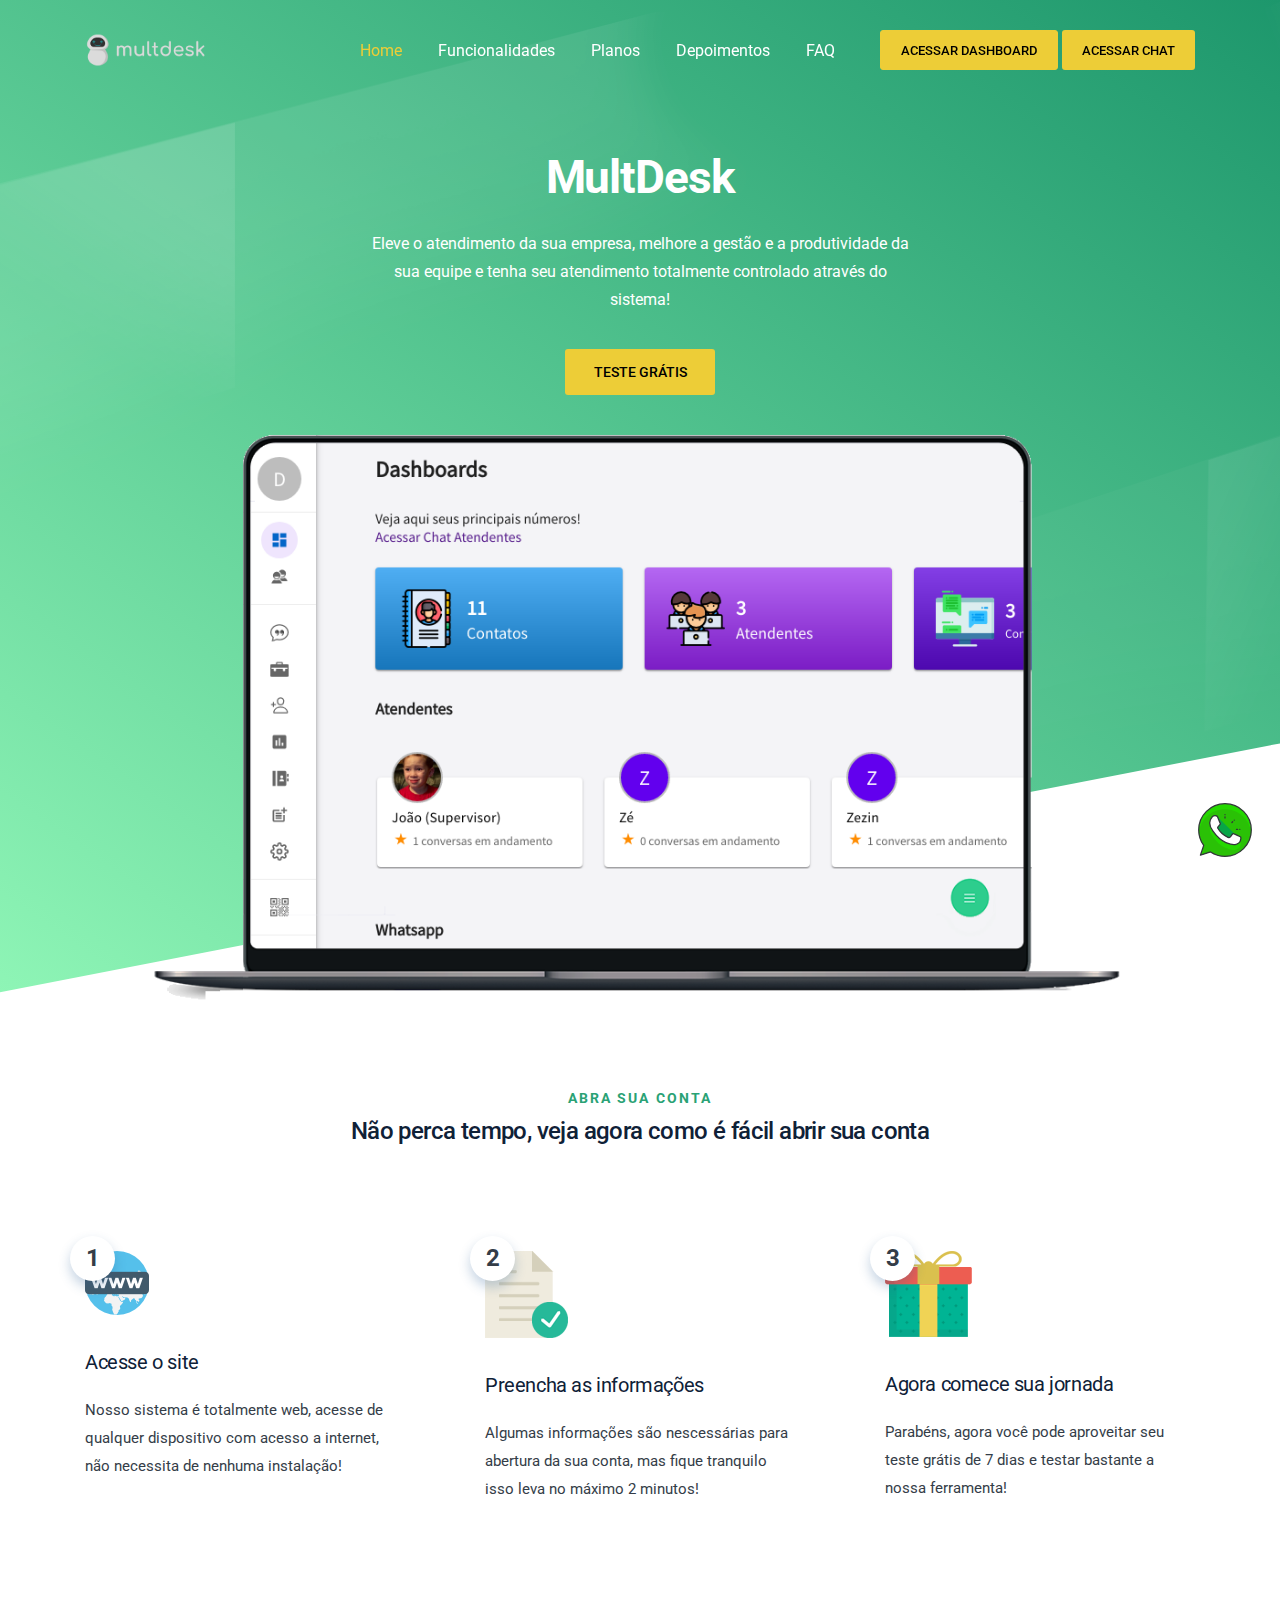
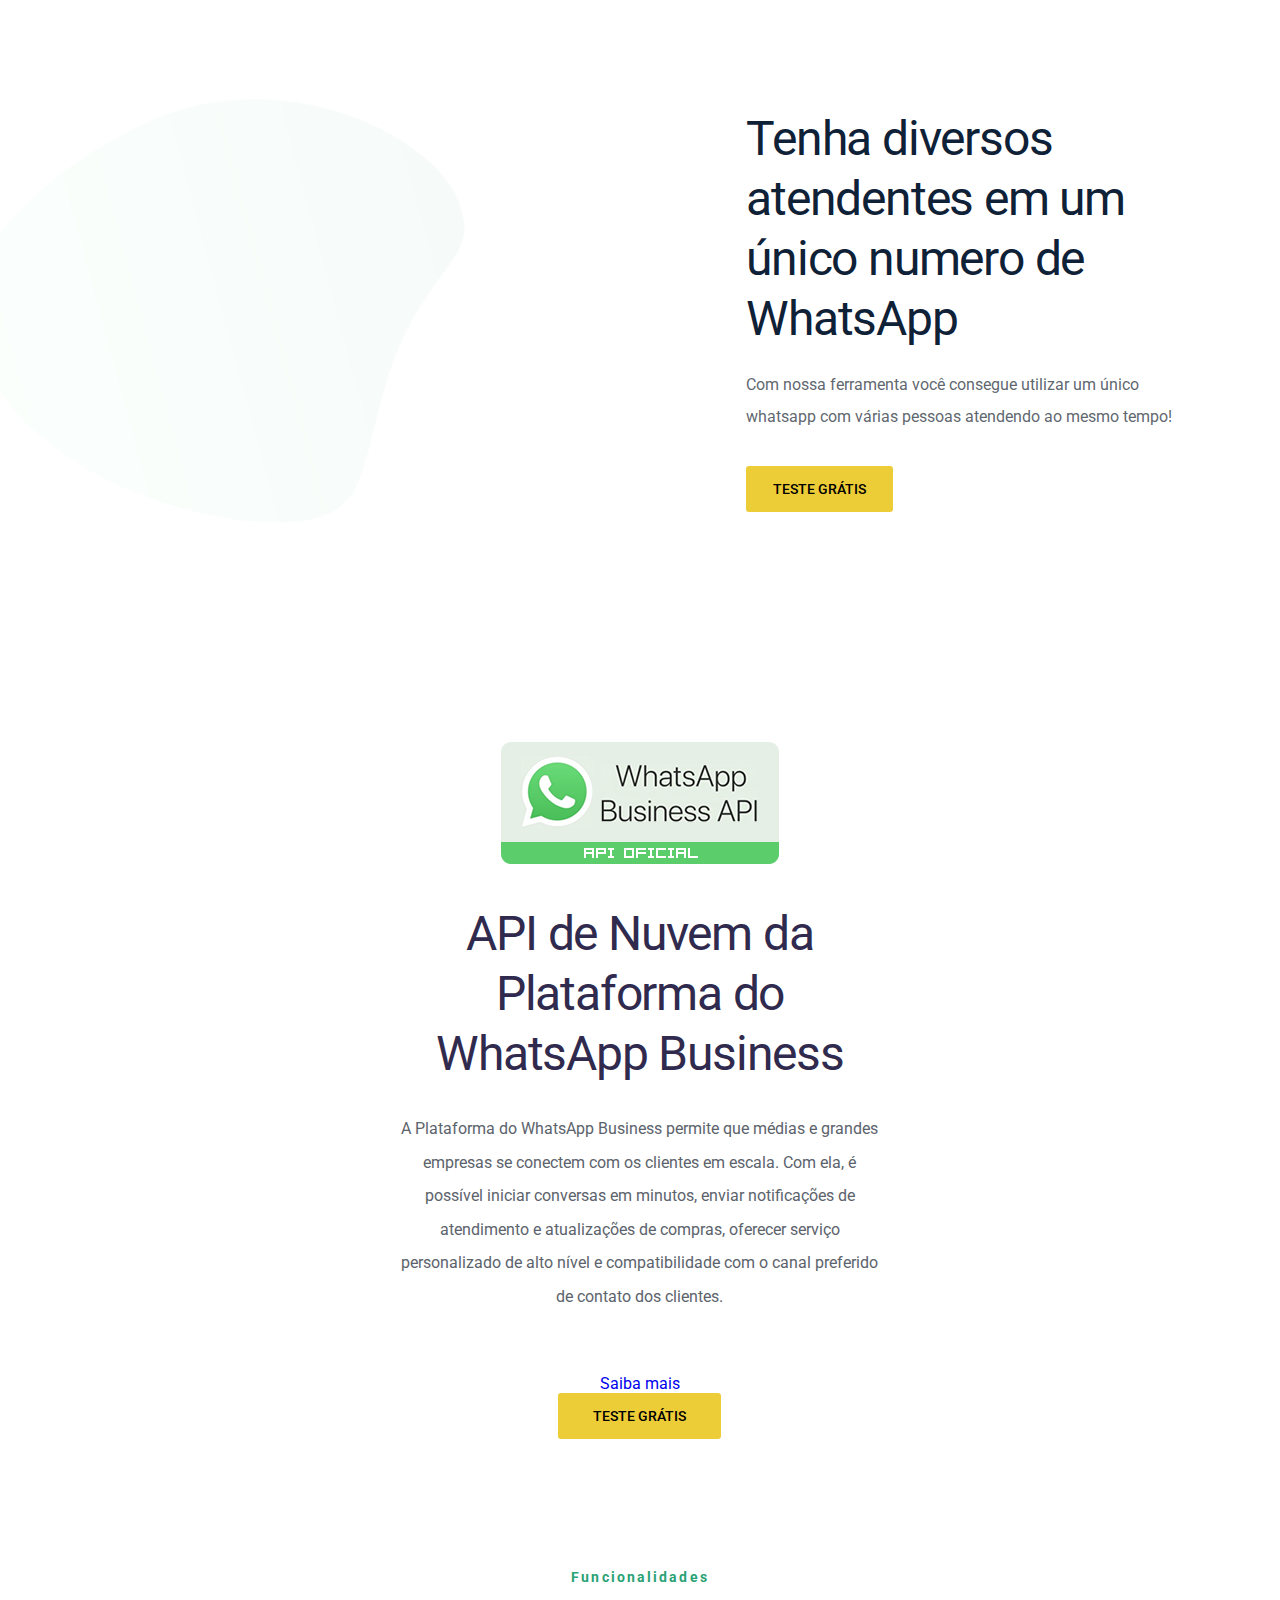
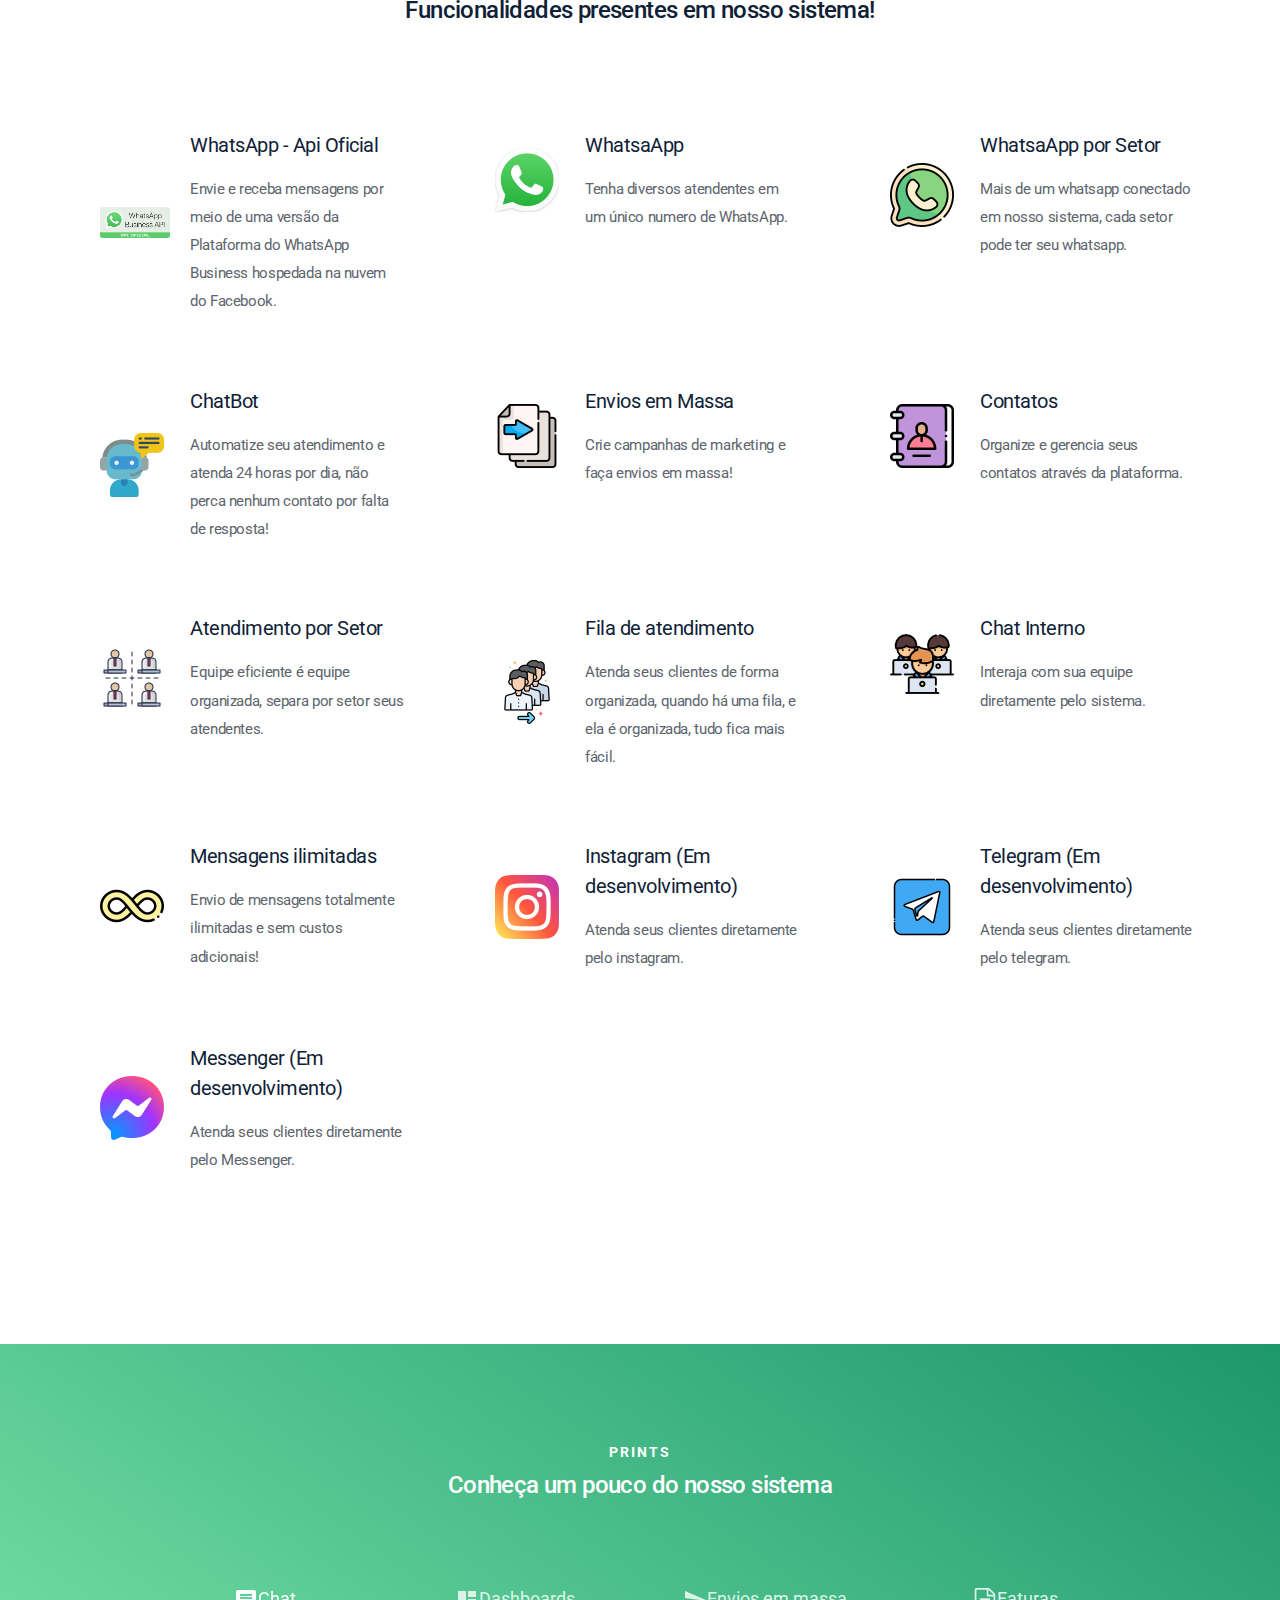
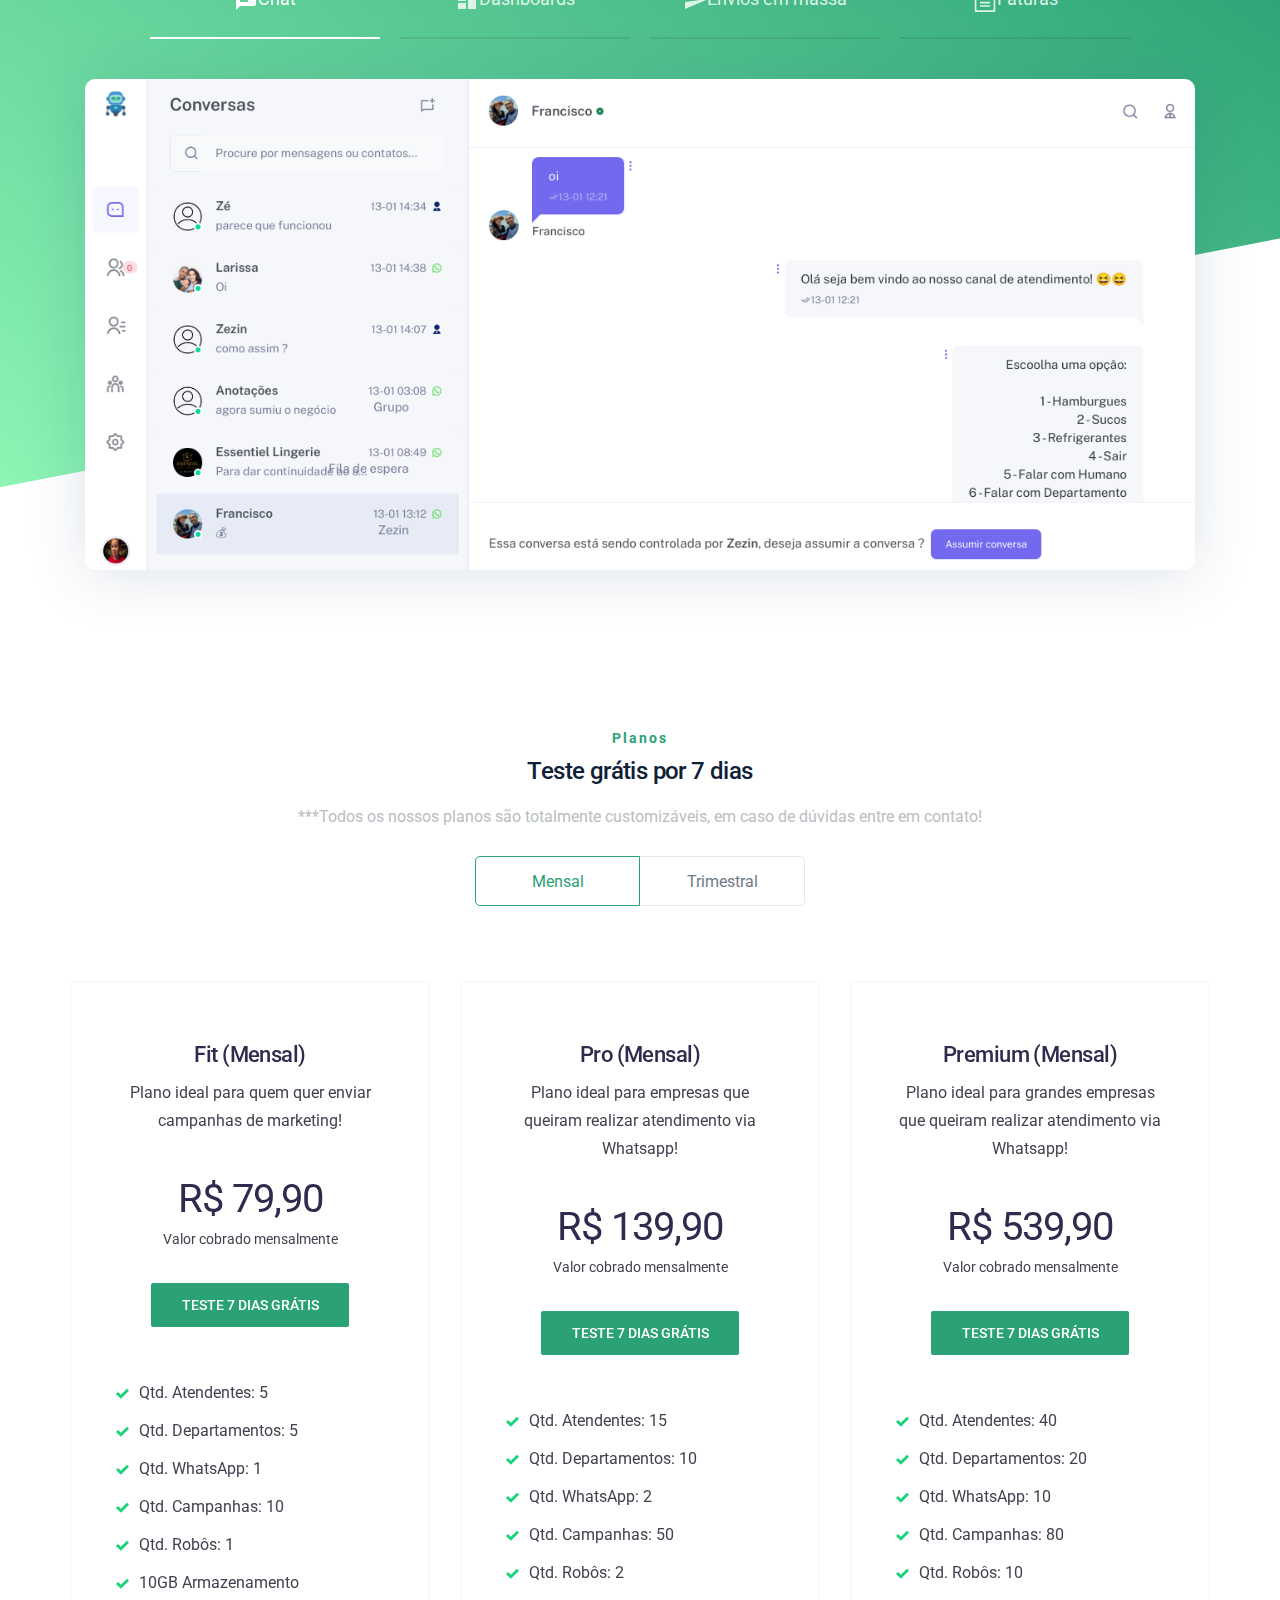
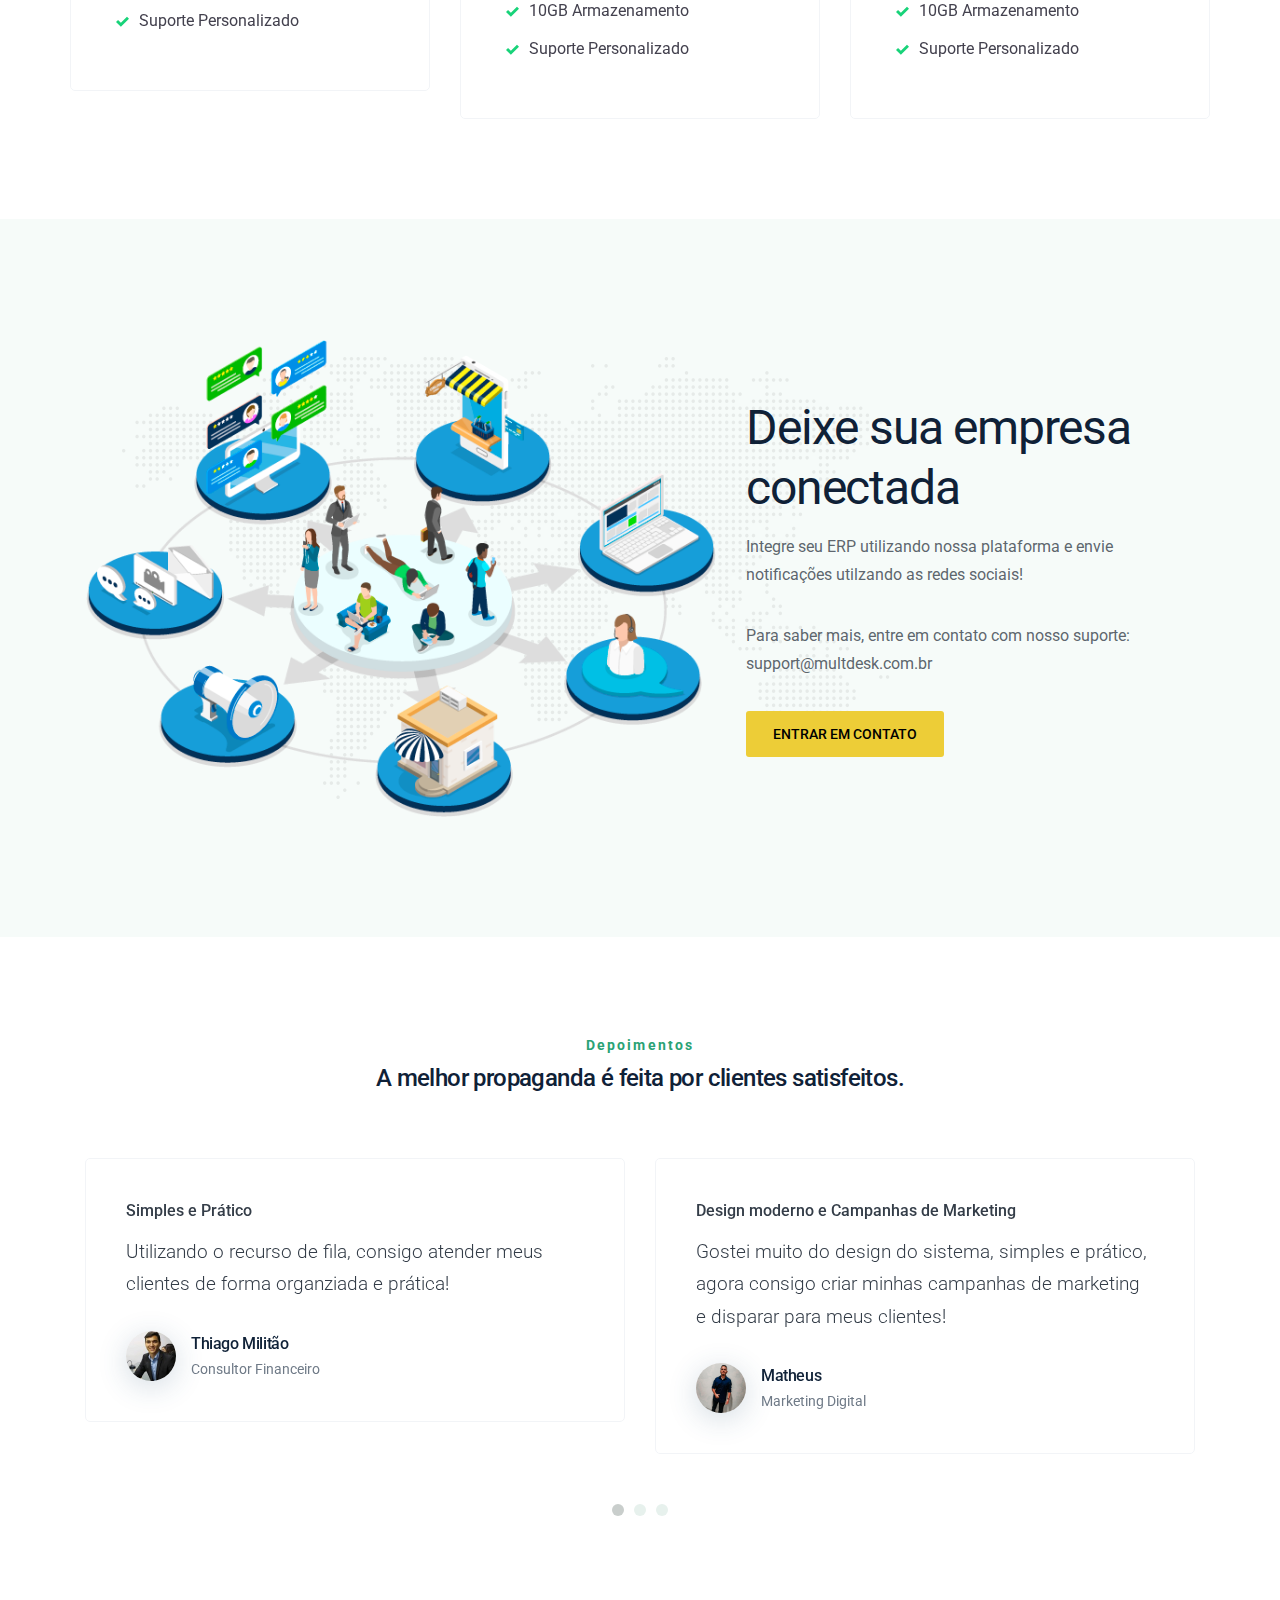
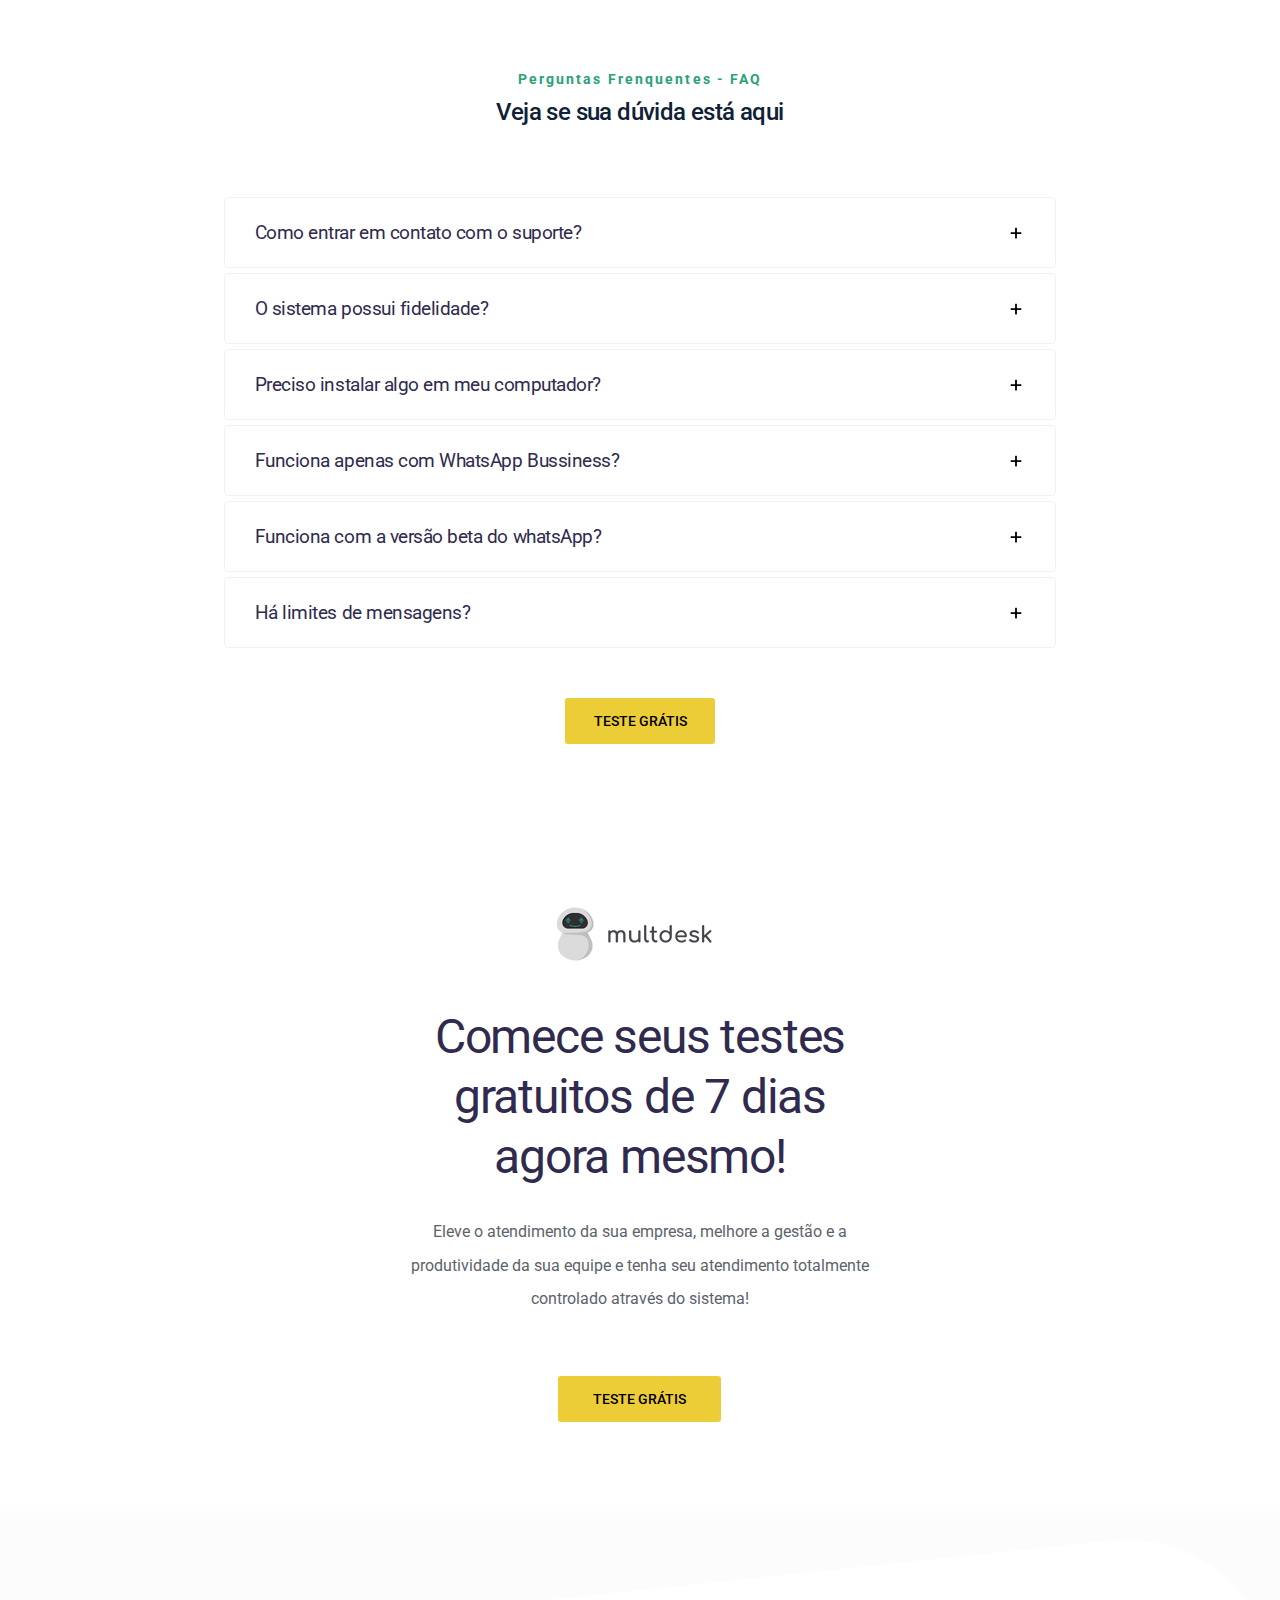
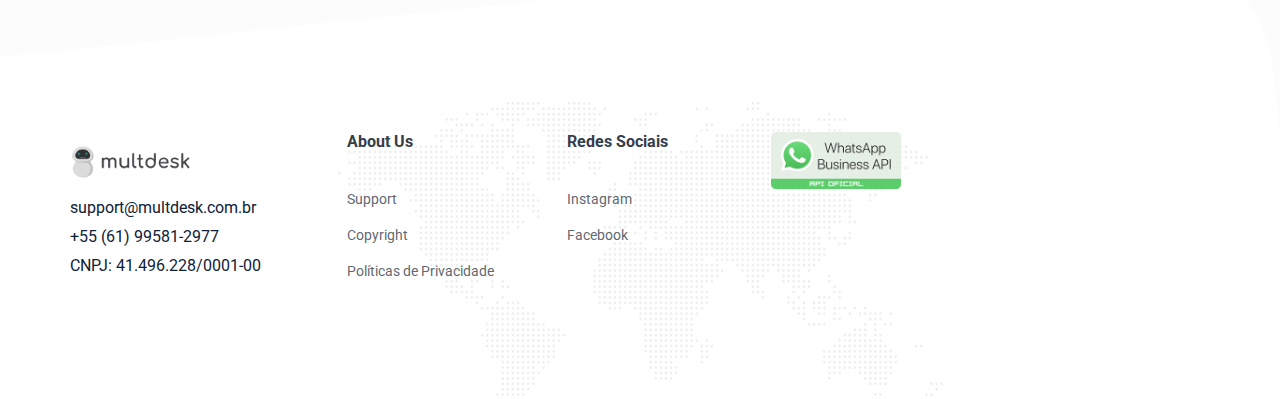
<file: index.html>
<!DOCTYPE html><html lang="en"><head><meta charSet="utf-8"/><meta http-equiv="x-ua-compatible" content="ie=edge"/><meta name="viewport" content="width=device-width, initial-scale=1, shrink-to-fit=no"/><style data-href="/styles.de965e5e89df3f130503.css" id="gatsby-global-css">@font-face{font-family:Flaticon;src:url(/static/Flaticon-27a2580c09922a0beea7196d54e1fe0e.eot);src:url(/static/Flaticon-27a2580c09922a0beea7196d54e1fe0e.eot?#iefix) format("embedded-opentype"),url([data-uri]) format("woff2"),url(/static/Flaticon-2370efcdc4fa02a123a3ca8702214b08.woff) format("woff"),url(/static/Flaticon-41b47e36c8243f12f6abf7497126ae40.ttf) format("truetype"),url(/static/Flaticon-a4d2f67ba16f73c38d548cb47372c194.svg#Flaticon) format("svg");font-weight:400;font-style:normal}@media screen and (-webkit-min-device-pixel-ratio:0){@font-face{font-family:Flaticon;src:url(/static/Flaticon-a4d2f67ba16f73c38d548cb47372c194.svg#Flaticon) format("svg")}}[class*=" flaticon-"]:after,[class*=" flaticon-"]:before,[class^=flaticon-]:after,[class^=flaticon-]:before{font-family:Flaticon;font-style:normal}.flaticon-flask:before{content:"\F100"}.flaticon-pencil-case:before{content:"\F101"}.flaticon-ruler:before{content:"\F102"}.flaticon-startup:before{content:"\F103"}.flaticon-creative:before{content:"\F104"}.flaticon-briefing:before{content:"\F105"}.flaticon-magnifying-glass:before{content:"\F106"}.flaticon-user:before{content:"\F107"}.flaticon-quotes:before{content:"\F108"}.flaticon-next:before{content:"\F109"}.flaticon-left-arrow:before{content:"\F10A"}.flaticon-plus-symbol:before{content:"\F10B"}.flaticon-minus-symbol:before{content:"\F10C"}.flaticon-trophy:before{content:"\F10D"}.flaticon-conversation:before{content:"\F10E"}.flaticon-atom:before{content:"\F10F"}.flaticon-link:before{content:"\F110"}.flaticon-battery:before{content:"\F111"}.flaticon-stopwatch:before{content:"\F112"}.flaticon-stopwatch-1:before{content:"\F113"}.flaticon-objective:before{content:"\F114"}.flaticon-facebook-logo:before{content:"\F115"}.flaticon-twitter-logo-silhouette:before{content:"\F116"}.flaticon-instagram:before{content:"\F117"}.flaticon-dribble-logo:before{content:"\F118"}.flaticon-tumblr-logo:before{content:"\F119"}.flaticon-youtube:before{content:"\F11A"}.flaticon-google-plus:before{content:"\F11B"}.flaticon-blockchain:before{content:"\F11C"}.flaticon-money-bag:before{content:"\F11D"}.flaticon-wallet:before{content:"\F11E"}.flaticon-security:before{content:"\F11F"}.flaticon-bitcoin:before{content:"\F120"}.flaticon-blockchain-1:before{content:"\F121"}.flaticon-annonymous:before{content:"\F122"}.flaticon-group:before{content:"\F123"}.flaticon-prototype:before{content:"\F124"}.flaticon-code:before{content:"\F125"}.flaticon-vectors:before{content:"\F126"}.flaticon-export:before{content:"\F127"}.flaticon-hourglass:before{content:"\F128"}.flaticon-trophy-1:before{content:"\F129"}.flaticon-upload:before{content:"\F12A"}.flaticon-settings:before{content:"\F12B"}.flaticon-strategy:before{content:"\F12C"}.drawer{position:fixed;top:0;z-index:9999}.drawer>*{transition:opacity .3s cubic-bezier(.78,.14,.15,.86),box-shadow .3s cubic-bezier(.78,.14,.15,.86),-webkit-transform .3s cubic-bezier(.78,.14,.15,.86);transition:transform .3s cubic-bezier(.78,.14,.15,.86),opacity .3s cubic-bezier(.78,.14,.15,.86),box-shadow .3s cubic-bezier(.78,.14,.15,.86);transition:transform .3s cubic-bezier(.78,.14,.15,.86),opacity .3s cubic-bezier(.78,.14,.15,.86),box-shadow .3s cubic-bezier(.78,.14,.15,.86),-webkit-transform .3s cubic-bezier(.78,.14,.15,.86)}.drawer .drawer-mask{background:#000;opacity:0;width:100%;height:0;position:fixed;top:0;left:0;transition:opacity .3s cubic-bezier(.78,.14,.15,.86),height 0s ease .3s}.drawer-content-wrapper{position:fixed;background:#fff}.drawer-content{overflow:auto;z-index:1;position:relative}.drawer-handle{position:absolute;top:72px;width:41px;height:40px;cursor:pointer;z-index:0;text-align:center;line-height:40px;font-size:16px;display:flex;justify-content:center;align-items:center;background:#fff}.drawer-handle-icon{width:14px;height:2px;background:#333;position:relative;transition:background .3s cubic-bezier(.78,.14,.15,.86)}.drawer-handle-icon:after,.drawer-handle-icon:before{content:"";display:block;position:absolute;background:#333;width:100%;height:2px;transition:-webkit-transform .3s cubic-bezier(.78,.14,.15,.86);transition:transform .3s cubic-bezier(.78,.14,.15,.86);transition:transform .3s cubic-bezier(.78,.14,.15,.86),-webkit-transform .3s cubic-bezier(.78,.14,.15,.86)}.drawer-handle-icon:before{top:-5px}.drawer-handle-icon:after{top:5px}.drawer-left,.drawer-right{width:0;height:100%}.drawer-left .drawer-content,.drawer-left .drawer-content-wrapper,.drawer-right .drawer-content,.drawer-right .drawer-content-wrapper{height:100%}.drawer-left.drawer-open,.drawer-right.drawer-open{width:100%}.drawer-left.drawer-open.no-mask,.drawer-right.drawer-open.no-mask{width:0}.drawer-left{left:0}.drawer-left .drawer-handle{right:-40px;border-radius:0 4px 4px 0}.drawer-left .drawer-handle,.drawer-left.drawer-open .drawer-content-wrapper{box-shadow:2px 0 8px rgba(0,0,0,.15)}.drawer-right,.drawer-right .drawer-content-wrapper{right:0}.drawer-right .drawer-handle{left:-40px;border-radius:4px 0 0 4px}.drawer-right .drawer-handle,.drawer-right.drawer-open .drawer-content-wrapper{box-shadow:-2px 0 8px rgba(0,0,0,.15)}.drawer-bottom,.drawer-top{width:100%;height:0%}.drawer-bottom .drawer-content,.drawer-bottom .drawer-content-wrapper,.drawer-top .drawer-content,.drawer-top .drawer-content-wrapper{width:100%}.drawer-bottom .drawer-content,.drawer-bottom.drawer-open,.drawer-top .drawer-content,.drawer-top.drawer-open{height:100%}.drawer-bottom.drawer-open.no-mask,.drawer-top.drawer-open.no-mask{height:0%}.drawer-bottom .drawer-handle,.drawer-top .drawer-handle{left:50%;margin-left:-20px}.drawer-top{top:0}.drawer-top .drawer-handle{top:auto;bottom:-40px;border-radius:0 0 4px 4px}.drawer-top .drawer-handle,.drawer-top.drawer-open .drawer-content-wrapper{box-shadow:0 2px 8px rgba(0,0,0,.15)}.drawer-bottom,.drawer-bottom .drawer-content-wrapper{bottom:0}.drawer-bottom .drawer-handle{top:-40px;border-radius:4px 4px 0 0}.drawer-bottom .drawer-handle,.drawer-bottom.drawer-open .drawer-content-wrapper{box-shadow:0 -2px 8px rgba(0,0,0,.15)}.drawer.drawer-open .drawer-mask{opacity:.3;height:100%;-webkit-animation:rcDrawerFadeIn .3s cubic-bezier(.78,.14,.15,.86);animation:rcDrawerFadeIn .3s cubic-bezier(.78,.14,.15,.86);transition:none}.drawer.drawer-open .drawer-handle-icon{background:transparent}.drawer.drawer-open .drawer-handle-icon:before{-webkit-transform:translateY(5px) rotate(45deg);transform:translateY(5px) rotate(45deg)}.drawer.drawer-open .drawer-handle-icon:after{-webkit-transform:translateY(-5px) rotate(-45deg);transform:translateY(-5px) rotate(-45deg)}@-webkit-keyframes rcDrawerFadeIn{0%{opacity:0}to{opacity:.3}}@keyframes rcDrawerFadeIn{0%{opacity:0}to{opacity:.3}}.glide{position:relative;width:100%;box-sizing:border-box}.glide *{box-sizing:inherit}.glide__slides,.glide__track{overflow:hidden}.glide__slides{position:relative;width:100%;list-style:none;-webkit-backface-visibility:hidden;backface-visibility:hidden;-webkit-transform-style:preserve-3d;transform-style:preserve-3d;touch-action:pan-Y;margin:0;padding:0;white-space:nowrap;display:flex;flex-wrap:nowrap;will-change:transform}.glide__slide,.glide__slides--dragging{-webkit-user-select:none;user-select:none}.glide__slide{width:100%;height:100%;flex-shrink:0;white-space:normal;-webkit-touch-callout:none;-webkit-tap-highlight-color:transparent}.glide__slide a{-webkit-user-select:none;user-select:none;-webkit-user-drag:none;-moz-user-select:none;-ms-user-select:none}.glide__arrows,.glide__bullets{-webkit-touch-callout:none;-webkit-user-select:none;user-select:none}.glide--rtl{direction:rtl}.accordion{border:1px solid rgba(0,0,0,.1);border-radius:2px}.accordion__item+.accordion__item{border-top:1px solid rgba(0,0,0,.1)}.accordion__button{background-color:#f4f4f4;color:#444;cursor:pointer;padding:18px;width:100%;text-align:left;border:none}.accordion__button:hover{background-color:#ddd}.accordion__button:before{display:inline-block;content:"";height:10px;width:10px;margin-right:12px;border-bottom:2px solid;border-right:2px solid;-webkit-transform:rotate(-45deg);transform:rotate(-45deg)}.accordion__button[aria-expanded=true]:before,.accordion__button[aria-selected=true]:before{-webkit-transform:rotate(45deg);transform:rotate(45deg)}[hidden]{display:none}.accordion__panel{padding:20px;-webkit-animation:fadein .35s ease-in;animation:fadein .35s ease-in}@-webkit-keyframes fadein{0%{opacity:0}to{opacity:1}}@keyframes fadein{0%{opacity:0}to{opacity:1}}.rc-tabs,.rc-tabs-bar,.rc-tabs-nav-container{box-sizing:border-box;position:relative;overflow:hidden}.rc-tabs-bar,.rc-tabs-nav-container{font-size:14px;line-height:1.5;white-space:nowrap;outline:none;zoom:1;transition:padding .45s}.rc-tabs-ink-bar{z-index:1;position:absolute;box-sizing:border-box;margin-top:-3px;background-color:#108ee9;-webkit-transform-origin:0 0;transform-origin:0 0;width:0;height:0}.rc-tabs-ink-bar-animated{transition:left .3s cubic-bezier(.35,0,.25,1),top .3s cubic-bezier(.35,0,.25,1),height .3s cubic-bezier(.35,0,.25,1),width .3s cubic-bezier(.35,0,.25,1),-webkit-transform .3s cubic-bezier(.35,0,.25,1);transition:transform .3s cubic-bezier(.35,0,.25,1),left .3s cubic-bezier(.35,0,.25,1),top .3s cubic-bezier(.35,0,.25,1),height .3s cubic-bezier(.35,0,.25,1),width .3s cubic-bezier(.35,0,.25,1);transition:transform .3s cubic-bezier(.35,0,.25,1),left .3s cubic-bezier(.35,0,.25,1),top .3s cubic-bezier(.35,0,.25,1),height .3s cubic-bezier(.35,0,.25,1),width .3s cubic-bezier(.35,0,.25,1),-webkit-transform .3s cubic-bezier(.35,0,.25,1)}.rc-tabs-tab-next,.rc-tabs-tab-prev{-webkit-user-select:none;user-select:none;z-index:1;line-height:36px;cursor:pointer;border:none;background-color:transparent;position:absolute}.rc-tabs-tab-next-icon,.rc-tabs-tab-prev-icon{position:relative;display:inline-block;font-style:normal;font-weight:400;font-variant:normal;line-height:inherit;vertical-align:baseline;text-align:center;text-transform:none;font-smoothing:antialiased;text-stroke-width:0;font-family:sans-serif}.rc-tabs-tab-next-icon:before,.rc-tabs-tab-prev-icon:before{display:block}.rc-tabs-tab-btn-disabled{cursor:default;color:#ccc}.rc-tabs-nav-wrap{overflow:hidden}.rc-tabs-nav{box-sizing:border-box;padding-left:0;position:relative;margin:0;float:left;list-style:none;display:inline-block;-webkit-transform-origin:0 0;transform-origin:0 0}.rc-tabs-nav-animated{transition:-webkit-transform .5s cubic-bezier(.35,0,.25,1);transition:transform .5s cubic-bezier(.35,0,.25,1);transition:transform .5s cubic-bezier(.35,0,.25,1),-webkit-transform .5s cubic-bezier(.35,0,.25,1)}.rc-tabs-nav:after,.rc-tabs-nav:before{display:table;content:" "}.rc-tabs-nav:after{clear:both}.rc-tabs-rtl .rc-tabs-nav{float:right}.rc-tabs-tab{box-sizing:border-box;position:relative;display:block;transition:color .3s cubic-bezier(.35,0,.25,1);padding:8px 20px;font-weight:500;cursor:pointer}.rc-tabs-tab:hover{color:#23c0fa}.rc-tabs-tab-active,.rc-tabs-tab-active:hover{color:#108ee9;cursor:default;-webkit-transform:translateZ(0);transform:translateZ(0)}.rc-tabs-tab-disabled{cursor:default;color:#ccc}.rc-tabs-tab-disabled:hover{color:#ccc}.rc-tabs-content{zoom:1}.rc-tabs-content .rc-tabs-tabpane{overflow:auto}.rc-tabs-content-animated{transition:margin-left .3s cubic-bezier(.35,0,.25,1),margin-top .3s cubic-bezier(.35,0,.25,1),-webkit-transform .3s cubic-bezier(.35,0,.25,1);transition:transform .3s cubic-bezier(.35,0,.25,1),margin-left .3s cubic-bezier(.35,0,.25,1),margin-top .3s cubic-bezier(.35,0,.25,1);transition:transform .3s cubic-bezier(.35,0,.25,1),margin-left .3s cubic-bezier(.35,0,.25,1),margin-top .3s cubic-bezier(.35,0,.25,1),-webkit-transform .3s cubic-bezier(.35,0,.25,1);display:flex;will-change:transform}.rc-tabs-content-animated .rc-tabs-tabpane{flex-shrink:0}.no-flexbox .rc-tabs-content{-webkit-transform:none!important;transform:none!important;overflow:auto}.no-csstransitions .rc-tabs-tabpane-inactive,.no-flexbox .rc-tabs-tabpane-inactive,.rc-tabs-content-no-animated .rc-tabs-tabpane-inactive{display:none}.rc-tabs-rtl{direction:rtl}.rc-tabs-left{border-right:2px solid #f3f3f3}.rc-tabs-left .rc-tabs-bar{float:left;height:100%;margin-right:10px;border-right:1px solid #f3f3f3}.rc-tabs-left .rc-tabs-nav-container{height:100%}.rc-tabs-left .rc-tabs-nav-container-scrolling{padding-top:32px;padding-bottom:32px}.rc-tabs-left .rc-tabs-nav-wrap{height:100%}.rc-tabs-left .rc-tabs-content-animated{flex-direction:column}.rc-tabs-left .rc-tabs-content-animated .rc-tabs-tabpane{height:100%}.rc-tabs-left .rc-tabs-nav-scroll{height:99999px}.rc-tabs-left .rc-tabs-nav-swipe{position:relative;top:0}.rc-tabs-left .rc-tabs-nav-swipe .rc-tabs-nav{display:flex;flex:1 1;flex-direction:column;height:100%}.rc-tabs-left .rc-tabs-nav-swipe .rc-tabs-nav .rc-tabs-tab{display:flex;flex-shrink:0;justify-content:center}.rc-tabs-left .rc-tabs-tab-next,.rc-tabs-left .rc-tabs-tab-prev{margin-top:-2px;height:0;line-height:32px;width:0;display:block;text-align:center;opacity:0;transition:width .3s,height .3s,opacity .3s}.rc-tabs-bottom .rc-tabs-tab-arrow-show,.rc-tabs-left .rc-tabs-tab-arrow-show,.rc-tabs-right .rc-tabs-tab-arrow-show,.rc-tabs-top .rc-tabs-tab-arrow-show{opacity:1;width:100%;height:32px}.rc-tabs-left .rc-tabs-tab-next{bottom:0}.rc-tabs-left .rc-tabs-tab-next-icon{-webkit-transform:rotate(90deg);transform:rotate(90deg);filter:progid:DXImageTransform.Microsoft.BasicImage(rotation=1)}.rc-tabs-left .rc-tabs-tab-next-icon:before{content:">"}.rc-tabs-left .rc-tabs-tab-prev{top:2px}.rc-tabs-left .rc-tabs-tab-prev-icon{-webkit-transform:rotate(270deg);transform:rotate(270deg);filter:progid:DXImageTransform.Microsoft.BasicImage(rotation=3)}.rc-tabs-left .rc-tabs-tab-prev-icon:before{content:">"}.rc-tabs-left .rc-tabs-ink-bar{width:2px;right:0;top:0}.rc-tabs-left .rc-tabs-tab{padding:16px 24px}.rc-tabs-right{border-left:2px solid #f3f3f3}.rc-tabs-right .rc-tabs-bar{float:right;height:100%;margin-left:10px;border-left:1px solid #f3f3f3}.rc-tabs-right .rc-tabs-nav-container{height:100%}.rc-tabs-right .rc-tabs-nav-container-scrolling{padding-top:32px;padding-bottom:32px}.rc-tabs-right .rc-tabs-nav-wrap{height:100%}.rc-tabs-right .rc-tabs-nav-scroll{height:99999px}.rc-tabs-right .rc-tabs-nav-swipe{position:relative}.rc-tabs-right .rc-tabs-nav-swipe .rc-tabs-nav{display:flex;flex:1 1;flex-direction:column;height:100%}.rc-tabs-right .rc-tabs-nav-swipe .rc-tabs-nav .rc-tabs-tab{display:flex;flex-shrink:0;justify-content:center}.rc-tabs-right .rc-tabs-tab-next,.rc-tabs-right .rc-tabs-tab-prev{margin-top:-2px;height:0;width:0;display:block;text-align:center;line-height:32px;opacity:0;transition:width .3s,height .3s,opacity .3s}.rc-tabs-top .rc-tabs-tab-arrow-show{width:100%;height:32px}.rc-tabs-right .rc-tabs-tab-next{bottom:0}.rc-tabs-right .rc-tabs-tab-next-icon{-webkit-transform:rotate(90deg);transform:rotate(90deg);filter:progid:DXImageTransform.Microsoft.BasicImage(rotation=1)}.rc-tabs-right .rc-tabs-tab-next-icon:before{content:">"}.rc-tabs-right .rc-tabs-tab-prev{top:2px}.rc-tabs-right .rc-tabs-tab-prev-icon{-webkit-transform:rotate(270deg);transform:rotate(270deg);filter:progid:DXImageTransform.Microsoft.BasicImage(rotation=3)}.rc-tabs-right .rc-tabs-tab-prev-icon:before{content:">"}.rc-tabs-right .rc-tabs-content-animated{flex-direction:column}.rc-tabs-right .rc-tabs-content-animated .rc-tabs-tabpane{height:100%}.rc-tabs-right .rc-tabs-ink-bar{width:2px;left:0;top:0}.rc-tabs-right .rc-tabs-tab{padding:16px 24px}.rc-tabs-bottom{border-top:2px solid #f3f3f3}.rc-tabs-bottom .rc-tabs-content{width:100%}.rc-tabs-bottom .rc-tabs-bar{border-top:1px solid #f3f3f3}.rc-tabs-bottom .rc-tabs-nav-container-scrolling{padding-left:32px;padding-right:32px}.rc-tabs-bottom .rc-tabs-nav-scroll{width:99999px}.rc-tabs-bottom .rc-tabs-nav-swipe{position:relative;left:0}.rc-tabs-bottom .rc-tabs-nav-swipe .rc-tabs-nav{display:flex;flex:1 1;width:100%}.rc-tabs-bottom .rc-tabs-nav-swipe .rc-tabs-nav .rc-tabs-tab{display:flex;flex-shrink:0;margin-right:0;padding:8px 0;justify-content:center}.rc-tabs-bottom .rc-tabs-nav-wrap{width:100%}.rc-tabs-bottom .rc-tabs-content-animated{flex-direction:row}.rc-tabs-bottom .rc-tabs-content-animated .rc-tabs-tabpane{width:100%}.rc-tabs-bottom .rc-tabs-tab-next{right:2px}.rc-tabs-bottom .rc-tabs-tab-next-icon:before{content:">"}.rc-tabs-bottom.rc-tabs-rtl .rc-tabs-tab-next{left:2px;right:auto}.rc-tabs-bottom .rc-tabs-tab-prev{left:0}.rc-tabs-bottom .rc-tabs-tab-prev-icon:before{content:"<"}.rc-tabs-bottom.rc-tabs-rtl .rc-tabs-tab-prev{right:0;left:auto}.rc-tabs-bottom .rc-tabs-tab-next,.rc-tabs-bottom .rc-tabs-tab-prev{margin-right:-2px;width:32px;height:100%;top:0;text-align:center}.rc-tabs-bottom .rc-tabs-ink-bar{height:2px;top:3px;left:0}.rc-tabs-bottom.rc-tabs-rtl .rc-tabs-ink-bar{right:0;left:auto}.rc-tabs-bottom .rc-tabs-tab{float:left;height:100%;margin-right:30px}.rc-tabs-bottom.rc-tabs-rtl .rc-tabs-tab{float:right;margin-left:30px;margin-right:0}.rc-tabs-bottom .rc-tabs-tabpane-inactive{height:0;overflow:visible}.rc-tabs-top{border-bottom:2px solid #f3f3f3}.rc-tabs-top .rc-tabs-content{width:100%}.rc-tabs-top .rc-tabs-bar{border-bottom:1px solid #f3f3f3}.rc-tabs-top .rc-tabs-nav-container-scrolling{padding-left:32px;padding-right:32px}.rc-tabs-top .rc-tabs-nav-scroll{width:99999px}.rc-tabs-top .rc-tabs-nav-swipe{position:relative;left:0}.rc-tabs-top .rc-tabs-nav-swipe .rc-tabs-nav{display:flex;flex:1 1;width:100%}.rc-tabs-top .rc-tabs-nav-swipe .rc-tabs-nav .rc-tabs-tab{display:flex;flex-shrink:0;margin-right:0;padding:8px 0;justify-content:center}.rc-tabs-top .rc-tabs-nav-wrap{width:100%}.rc-tabs-top .rc-tabs-content-animated{flex-direction:row}.rc-tabs-top .rc-tabs-content-animated .rc-tabs-tabpane{width:100%}.rc-tabs-top .rc-tabs-tab-next{right:2px}.rc-tabs-top .rc-tabs-tab-next-icon:before{content:">"}.rc-tabs-top.rc-tabs-rtl .rc-tabs-tab-next{left:2px;right:auto}.rc-tabs-top .rc-tabs-tab-prev{left:0}.rc-tabs-top .rc-tabs-tab-prev-icon:before{content:"<"}.rc-tabs-top.rc-tabs-rtl .rc-tabs-tab-prev{right:0;left:auto}.rc-tabs-top .rc-tabs-tab-next,.rc-tabs-top .rc-tabs-tab-prev{margin-right:-2px;width:0;height:0;top:0;text-align:center;opacity:0;transition:width .3s,height .3s,opacity .3s}.rc-tabs-top .rc-tabs-tab-arrow-show{opacity:1;width:32px;height:100%}.rc-tabs-top .rc-tabs-ink-bar{height:2px;bottom:0;left:0}.rc-tabs-top.rc-tabs-rtl .rc-tabs-ink-bar{right:0;left:auto}.rc-tabs-top .rc-tabs-tab{float:left;height:100%;margin-right:30px}.rc-tabs-top.rc-tabs-rtl .rc-tabs-tab{float:right;margin-left:30px;margin-right:0}.rc-tabs-top .rc-tabs-tabpane-inactive{height:0;overflow:visible}</style><meta name="generator" content="Gatsby 2.32.13"/><style data-styled="eoraob bvsfhO crxQEX jnsnSo bNjwxi kBjhOE kSPfPS gTldco ltNCe cGyPFF cAXDZG fnCGUx ejLIRN hbYPOK fztosA dMnZMx WJtc izoSQE fTWfIS hxuhHK gBZNuE JhjvN ekWJKK gdBWHK NOYlm jefiuk huwVBP lcqklg bKPWkZ bvYuVT dxoSgO guBJMM coNapr IoZJG cuRXTN jGJqLL eIcuwY hneywD gGUTvv hYdkGB bjMDdt eGRouM gIQjeJ gCXBlo heRKXs jDshhK gFdDRL cJOigB iPPlmL gNJqlc fjZmFZ gqWXPq kGvtjh eqjyAr isevnq cMJvET cohrns hVvrRx hKrnjH jBhwvI dZjgWv eeTKVS gwSzrM dtwGDY lizCtf eLcZXp cURSGh kDVggr fgfTgo cAWurX hgzKuR cWZzCa dbAoyD cbHBMw likzVY bPARdU dyDiVu kRbqdS ehVEYK kXGLvc cfCaEu hOyzUK beKZWE gEfgbF cFeMSv lkuagb hHKoUU iPsnCG xeYvn gPxvPk dhwsNP iaWntz bxnlKo jnncwR ieyhok eULayP dYKkkY cCOESA keQhix inLdMm bfOTkG hmzAbB jMuORr gBFtrK ljAOAv egjkRW jXTLaH hIGtWF gzLPdA hKdBPw DGfyf jSImxV cklTv epVUCo kFkJMP hyAlvZ rvida iGkqNk duXIXL kQwIsN jJcBSp bclckb fEHYrV klcxRL bzijmk dUFhvN" data-styled-version="4.4.1">
/* sc-component-id: sc-global-856885588 */
::selection{background:#333333;color:#ffffff;} html{box-sizing:border-box;-ms-overflow-style:scrollbar;} *,*::before,*::after{box-sizing:inherit;} *{-webkit-font-smoothing:antialiased;-moz-osx-font-smoothing:grayscale;} *:focus{outline:none;} html,html a,h1,h2,h3,h4,h5,h6,a,p,li,dl,th,dt,input,textarea,span,div{-webkit-font-smoothing:antialiased;-moz-osx-font-smoothing:grayscale;text-shadow:1px 1px 1px rgba(0,0,0,0.004);} body{margin:0;padding:0;overflow-x:hidden;-webkit-tap-highlight-color:transparent;} ul{margin:0;padding:0;} li{list-style-type:none;} a{-webkit-text-decoration:none;text-decoration:none;} a:hover{-webkit-text-decoration:none;text-decoration:none;} .reuseModalOverlay{z-index:99999 !important;} .reuseModalHolder{padding:0 !important;} .reuseModalHolder.demo_switcher_modal{border:0 !important;background-color:rgba(16,30,77,0.9) !important;} .reuseModalHolder.demo_switcher_modal .innerRndComponent{border-radius:8px !important;} button.modalCloseBtn{position:fixed !important;z-index:999991 !important;background-color:transparent !important;top:10px !important;right:10px !important;min-width:34px !important;min-height:34px !important;padding:0 !important;} button.modalCloseBtn span.btn-icon{font-size:22px !important;-webkit-transform:rotate(45deg) !important;-ms-transform:rotate(45deg) !important;transform:rotate(45deg) !important;} button.modalCloseBtn.alt{border-radius:50% !important;z-index:999999 !important;padding:0 !important;-webkit-transition:all 0.3s ease !important;transition:all 0.3s ease !important;top:25px !important;right:30px !important;min-width:40px !important;min-height:40px !important;} button.modalCloseBtn.alt span.btn-icon{font-size:20px !important;} button.modalCloseBtn.alt:hover{opacity:0.88 !important;}
/* sc-component-id: sc-global-4074047651 */
body{font-family:'Roboto',sans-serif;} h1,h2,h3,h4,h5,h6{font-family:'Roboto',sans-serif;} section{position:relative;} @media (max-width:767px){.drawer-content-wrapper{width:300px!important;}} .drawer-content-wrapper .drawer-content{padding:60px;display:-webkit-box;display:-webkit-flex;display:-ms-flexbox;display:flex;-webkit-flex-direction:column;-ms-flex-direction:column;flex-direction:column;-webkit-box-pack:justify;-webkit-justify-content:space-between;-ms-flex-pack:justify;justify-content:space-between;} @media (max-width:767px){.drawer-content-wrapper .drawer-content{padding:50px 40px 30px 40px;}} .drawer-content-wrapper .drawer-content .mobile_menu{margin-bottom:40px;-webkit-box-flex:1;-webkit-flex-grow:1;-ms-flex-positive:1;flex-grow:1;} @media (max-width:767px){.drawer-content-wrapper .drawer-content .mobile_menu{margin-bottom:30px;}} .drawer-content-wrapper .drawer-content .mobile_menu li{margin-bottom:35px;} @media (max-width:767px){.drawer-content-wrapper .drawer-content .mobile_menu li{margin-bottom:25px;}} .drawer-content-wrapper .drawer-content .mobile_menu li a{font-size:20px;font-weight:400;color:#343d48;position:relative;-webkit-transition:0.15s ease-in-out;transition:0.15s ease-in-out;} @media (max-width:767px){.drawer-content-wrapper .drawer-content .mobile_menu li a{font-size:18px;}} .drawer-content-wrapper .drawer-content .mobile_menu li a:hover{color:#2aa275;} .drawer-content-wrapper .drawer-content .mobile_menu li a:before{content:'';width:7px;height:7px;background:#2aa275;border-radius:50%;position:absolute;top:50%;left:-15px;-webkit-transform:translateY(-50%);-ms-transform:translateY(-50%);transform:translateY(-50%);opacity:0;} .drawer-content-wrapper .drawer-content .mobile_menu li.is-current a{color:#2aa275;} .drawer-content-wrapper .drawer-content .mobile_menu li.is-current a:before{opacity:1;} .drawer-content-wrapper .drawer-content .navbar_drawer_button button{width:100%;} .drawer-content-wrapper .reusecore-drawer__close{width:34px;height:34px;position:absolute;top:20px;right:20px;display:-webkit-box;display:-webkit-flex;display:-ms-flexbox;display:flex;-webkit-align-items:center;-webkit-box-align:center;-ms-flex-align:center;align-items:center;-webkit-box-pack:center;-webkit-justify-content:center;-ms-flex-pack:center;justify-content:center;cursor:pointer;} @media (max-width:767px){.drawer-content-wrapper .reusecore-drawer__close{top:15px;right:15px;}} .drawer-content-wrapper .reusecore-drawer__close:before{content:'\f10b';font-family:Flaticon;font-size:26px;color:#2aa275;-webkit-transform:rotate(45deg);-ms-transform:rotate(45deg);transform:rotate(45deg);display:block;}
/* sc-component-id: sassTwostyle__ContentWrapper-sc-1ophiwx-0 */
.eoraob{overflow:hidden;} .eoraob .sticky-nav-active .saas_navbar{background:#fff;box-shadow:0px 3px 8px 0px rgba(43,83,135,0.08);padding:15px 0;} .eoraob .sticky-nav-active .saas_navbar .main-logo{display:none;} .eoraob .sticky-nav-active .saas_navbar .logo-alt{display:block;} .eoraob .sticky-nav-active .saas_navbar .main_menu li a{color:#000;} .eoraob .sticky-nav-active .saas_navbar .main_menu li a:hover{color:#2aa275;} .eoraob .sticky-nav-active .saas_navbar .main_menu li.is-current a{color:#2aa275;} .eoraob .sticky-nav-active .hamburgMenu__bar > span{background:#2aa275;} .eoraob .saas_navbar{position:fixed;top:0;left:0;width:100%;-webkit-transition:0.35s ease-in-out;transition:0.35s ease-in-out;padding:30px 0;} .eoraob .saas_navbar .logo-alt{display:none;} .eoraob .saas_navbar .main_menu{margin-right:40px;} .eoraob .saas_navbar .main_menu li{display:inline-block;padding-left:13px;padding-right:13px;} .eoraob .saas_navbar .main_menu li:first-child{padding-left:0;} .eoraob .saas_navbar .main_menu li:last-child{padding-right:0;} .eoraob .saas_navbar .main_menu li.is-current a{color:#edcd37;} .eoraob .saas_navbar .main_menu li a{padding:5px;font-size:16px;font-weight:400;color:#fff;-webkit-transition:0.15s ease-in-out;transition:0.15s ease-in-out;} .eoraob .saas_navbar .main_menu li a:hover{color:#edcd37;} @media (max-width:990px){.eoraob .saas_navbar .main_menu{display:none;}} @media (max-width:990px){.eoraob .saas_navbar .navbar_button{display:none;}} @media (min-width:991px){.eoraob .saas_navbar .reusecore-drawer__handler{display:none !important;}}
/* sc-component-id: Box__BoxWrapper-sc-m50ttq-0 */
.bNjwxi{box-sizing:border-box;width:100%;display:-webkit-box;display:-webkit-flex;display:-ms-flexbox;display:flex;-webkit-align-items:center;-webkit-box-align:center;-ms-flex-align:center;align-items:center;-webkit-box-pack:justify;-webkit-justify-content:space-between;-ms-flex-pack:justify;justify-content:space-between;}.kBjhOE{box-sizing:border-box;display:-webkit-box;display:-webkit-flex;display:-ms-flexbox;display:flex;-webkit-align-items:center;-webkit-box-align:center;-ms-flex-align:center;align-items:center;}.kSPfPS{box-sizing:border-box;display:-webkit-box;display:-webkit-flex;display:-ms-flexbox;display:flex;-webkit-flex-wrap:wrap;-ms-flex-wrap:wrap;flex-wrap:wrap;-webkit-align-items:center;-webkit-box-align:center;-ms-flex-align:center;align-items:center;-webkit-box-pack:center;-webkit-justify-content:center;-ms-flex-pack:center;justify-content:center;}.gTldco{box-sizing:border-box;margin-bottom:40px;width:100%;} @media screen and (min-width:576px){.gTldco{width:100%;}} @media screen and (min-width:768px){.gTldco{width:80%;}} @media screen and (min-width:991px){.gTldco{width:55%;}} @media screen and (min-width:1220px){.gTldco{width:50%;}}.ltNCe{box-sizing:border-box;margin-top:35px;display:-webkit-box;display:-webkit-flex;display:-ms-flexbox;display:flex;-webkit-box-pack:center;-webkit-justify-content:center;-ms-flex-pack:center;justify-content:center;}.cGyPFF{box-sizing:border-box;}.cAXDZG{box-sizing:border-box;padding-bottom:0px;padding-top:60px;} @media screen and (min-width:576px){.cAXDZG{padding-top:15px;}} @media screen and (min-width:768px){.cAXDZG{padding-top:15px;}} @media screen and (min-width:991px){.cAXDZG{padding-top:15px;}} @media screen and (min-width:1220px){.cAXDZG{padding-top:15px;}}.fnCGUx{box-sizing:border-box;margin-bottom:60px;} @media screen and (min-width:576px){.fnCGUx{margin-bottom:100px;}}.ejLIRN{box-sizing:border-box;margin-left:0;margin-right:0;display:-webkit-box;display:-webkit-flex;display:-ms-flexbox;display:flex;-webkit-flex-wrap:wrap;-ms-flex-wrap:wrap;flex-wrap:wrap;} @media screen and (min-width:576px){.ejLIRN{margin-left:-15px;margin-right:-15px;}} @media screen and (min-width:768px){.ejLIRN{margin-left:-20px;margin-right:-20px;}} @media screen and (min-width:991px){.ejLIRN{margin-left:-35px;margin-right:-35px;}} @media screen and (min-width:1220px){.ejLIRN{margin-left:-45px;margin-right:-45px;}}.hbYPOK{box-sizing:border-box;margin-bottom:40px;padding-left:0;padding-right:0;width:100%;} @media screen and (min-width:576px){.hbYPOK{padding-left:15px;padding-right:15px;width:33.33333333333333%;}} @media screen and (min-width:768px){.hbYPOK{padding-left:20px;padding-right:20px;}} @media screen and (min-width:991px){.hbYPOK{padding-left:35px;padding-right:35px;}} @media screen and (min-width:1220px){.hbYPOK{padding-left:45px;padding-right:45px;}}.fztosA{box-sizing:border-box;margin-left:-15px;margin-right:-15px;display:-webkit-box;display:-webkit-flex;display:-ms-flexbox;display:flex;-webkit-flex-wrap:wrap;-ms-flex-wrap:wrap;flex-wrap:wrap;}.dMnZMx{box-sizing:border-box;padding-left:15px;padding-right:15px;width:100%;display:-webkit-box;display:-webkit-flex;display:-ms-flexbox;display:flex;} @media screen and (min-width:576px){.dMnZMx{width:100%;}} @media screen and (min-width:768px){.dMnZMx{width:50%;}} @media screen and (min-width:991px){.dMnZMx{width:50%;}} @media screen and (min-width:1220px){.dMnZMx{width:55%;}}.WJtc{box-sizing:border-box;margin-left:-15px;margin-right:-15px;display:-webkit-box;display:-webkit-flex;display:-ms-flexbox;display:flex;-webkit-flex-wrap:wrap;-ms-flex-wrap:wrap;flex-wrap:wrap;-webkit-flex-direction:row-reverse;-ms-flex-direction:row-reverse;flex-direction:row-reverse;}.izoSQE{box-sizing:border-box;padding-left:15px;padding-right:15px;width:100%;} @media screen and (min-width:576px){.izoSQE{width:100%;}} @media screen and (min-width:768px){.izoSQE{width:50%;}} @media screen and (min-width:991px){.izoSQE{width:50%;}} @media screen and (min-width:1220px){.izoSQE{width:42%;}}.fTWfIS{box-sizing:border-box;padding-bottom:0px;padding-top:20px;} @media screen and (min-width:576px){.fTWfIS{padding-bottom:0px;padding-top:40px;}} @media screen and (min-width:768px){.fTWfIS{padding-bottom:0px;padding-top:60px;}} @media screen and (min-width:991px){.fTWfIS{padding-bottom:80px;padding-top:80px;}}.hxuhHK{box-sizing:border-box;display:-webkit-box;display:-webkit-flex;display:-ms-flexbox;display:flex;-webkit-flex-wrap:wrap;-ms-flex-wrap:wrap;flex-wrap:wrap;-webkit-flex-direction:column;-ms-flex-direction:column;flex-direction:column;-webkit-align-items:center;-webkit-box-align:center;-ms-flex-align:center;align-items:center;}.gBZNuE{box-sizing:border-box;margin-bottom:35px;width:100%;} @media screen and (min-width:576px){.gBZNuE{margin-bottom:35px;width:100%;}} @media screen and (min-width:768px){.gBZNuE{margin-bottom:40px;width:43%;}} @media screen and (min-width:991px){.gBZNuE{margin-bottom:40px;}}.JhjvN{box-sizing:border-box;width:100%;} @media screen and (min-width:576px){.JhjvN{width:100%;}} @media screen and (min-width:768px){.JhjvN{width:80%;}} @media screen and (min-width:991px){.JhjvN{width:43%;}}.ekWJKK{box-sizing:border-box;display:-webkit-box;display:-webkit-flex;display:-ms-flexbox;display:flex;-webkit-box-pack:center;-webkit-justify-content:center;-ms-flex-pack:center;justify-content:center;}.gdBWHK{box-sizing:border-box;padding-bottom:20px;padding-top:50px;} @media screen and (min-width:576px){.gdBWHK{padding-bottom:50px;padding-top:50px;}} @media screen and (min-width:768px){.gdBWHK{padding-bottom:60px;padding-top:50px;}} @media screen and (min-width:991px){.gdBWHK{padding-bottom:70px;padding-top:50px;}} @media screen and (min-width:1220px){.gdBWHK{padding-bottom:100px;padding-top:50px;}}.NOYlm{box-sizing:border-box;margin-left:-30px;margin-right:-30px;display:-webkit-box;display:-webkit-flex;display:-ms-flexbox;display:flex;-webkit-flex-wrap:wrap;-ms-flex-wrap:wrap;flex-wrap:wrap;} @media screen and (min-width:576px){.NOYlm{margin-left:-30px;margin-right:-30px;}} @media screen and (min-width:768px){.NOYlm{margin-left:-30px;margin-right:-30px;}} @media screen and (min-width:991px){.NOYlm{margin-left:-30px;margin-right:-30px;}} @media screen and (min-width:1220px){.NOYlm{margin-left:-30px;margin-right:-45px;}}.jefiuk{box-sizing:border-box;margin-bottom:50px;padding-left:30px;padding-right:30px;width:100%;} @media screen and (min-width:576px){.jefiuk{margin-bottom:70px;padding-left:30px;padding-right:30px;width:50%;}} @media screen and (min-width:768px){.jefiuk{padding-left:30px;padding-right:30px;width:50%;}} @media screen and (min-width:991px){.jefiuk{padding-left:30px;padding-right:30px;width:33.33333333333333%;}} @media screen and (min-width:1220px){.jefiuk{padding-left:45px;padding-right:45px;}}.huwVBP{box-sizing:border-box;margin-bottom:60px;} @media screen and (min-width:576px){.huwVBP{margin-bottom:80px;}}.lcqklg{box-sizing:border-box;padding-bottom:60px;padding-top:100px;} @media screen and (min-width:576px){.lcqklg{padding-bottom:80px;padding-top:100px;}} @media screen and (min-width:768px){.lcqklg{padding-bottom:80px;padding-top:100px;}} @media screen and (min-width:991px){.lcqklg{padding-bottom:100px;padding-top:140px;}} @media screen and (min-width:1220px){.lcqklg{padding-top:160px;}}.bKPWkZ{box-sizing:border-box;margin-bottom:50px;} @media screen and (min-width:576px){.bKPWkZ{margin-bottom:75px;}}.bvYuVT{box-sizing:border-box;margin-left:-15px;margin-right:-15px;display:-webkit-box;display:-webkit-flex;display:-ms-flexbox;display:flex;-webkit-flex-wrap:wrap;-ms-flex-wrap:wrap;flex-wrap:wrap;-webkit-align-items:center;-webkit-box-align:center;-ms-flex-align:center;align-items:center;}.dxoSgO{box-sizing:border-box;margin-bottom:40px;padding-left:15px;padding-right:15px;width:100%;} @media screen and (min-width:576px){.dxoSgO{margin-bottom:40px;width:100%;}} @media screen and (min-width:768px){.dxoSgO{margin-bottom:0;width:45%;}} @media screen and (min-width:991px){.dxoSgO{margin-bottom:0;width:50%;}} @media screen and (min-width:1220px){.dxoSgO{margin-bottom:0;width:58%;}}.guBJMM{box-sizing:border-box;padding-left:15px;padding-right:15px;width:100%;} @media screen and (min-width:576px){.guBJMM{width:100%;}} @media screen and (min-width:768px){.guBJMM{width:55%;}} @media screen and (min-width:991px){.guBJMM{width:50%;}} @media screen and (min-width:1220px){.guBJMM{width:42%;}}.coNapr{box-sizing:border-box;padding-bottom:60px;padding-top:60px;} @media screen and (min-width:576px){.coNapr{padding-bottom:80px;padding-top:80px;}} @media screen and (min-width:768px){.coNapr{padding-bottom:90px;padding-top:90px;}} @media screen and (min-width:991px){.coNapr{padding-bottom:100px;padding-top:100px;}} @media screen and (min-width:1220px){.coNapr{padding-bottom:100px;padding-top:100px;}}.IoZJG{box-sizing:border-box;margin-bottom:40px;} @media screen and (min-width:576px){.IoZJG{margin-bottom:60px;}}.cuRXTN{box-sizing:border-box;padding-bottom:60px;padding-top:20px;} @media screen and (min-width:576px){.cuRXTN{padding-bottom:80px;padding-top:30px;}} @media screen and (min-width:768px){.cuRXTN{padding-bottom:80px;padding-top:50px;}} @media screen and (min-width:991px){.cuRXTN{padding-bottom:80px;padding-top:50px;}}.jGJqLL{box-sizing:border-box;margin-bottom:55px;} @media screen and (min-width:576px){.jGJqLL{margin-bottom:65px;}}.eIcuwY{box-sizing:border-box;display:-webkit-box;display:-webkit-flex;display:-ms-flexbox;display:flex;-webkit-flex-wrap:wrap;-ms-flex-wrap:wrap;flex-wrap:wrap;-webkit-box-pack:center;-webkit-justify-content:center;-ms-flex-pack:center;justify-content:center;}.hneywD{box-sizing:border-box;width:100%;} @media screen and (min-width:576px){.hneywD{width:100%;}} @media screen and (min-width:768px){.hneywD{width:75%;}} @media screen and (min-width:991px){.hneywD{width:75%;}}.gGUTvv{box-sizing:border-box;margin-top:50px;display:-webkit-box;display:-webkit-flex;display:-ms-flexbox;display:flex;-webkit-box-pack:center;-webkit-justify-content:center;-ms-flex-pack:center;justify-content:center;}.hYdkGB{box-sizing:border-box;margin-bottom:30px;margin-top:0px;padding-left:15px;padding-right:15px;width:100%;} @media screen and (min-width:576px){.hYdkGB{margin-bottom:0px;margin-top:13px;padding-left:0px;padding-right:15px;width:35%;}} @media screen and (min-width:768px){.hYdkGB{padding-right:0px;width:35%;}} @media screen and (min-width:991px){.hYdkGB{width:23%;}}.bjMDdt{box-sizing:border-box;width:100%;display:-webkit-box;display:-webkit-flex;display:-ms-flexbox;display:flex;-webkit-flex-wrap:wrap;-ms-flex-wrap:wrap;flex-wrap:wrap;} @media screen and (min-width:576px){.bjMDdt{width:65%;}} @media screen and (min-width:768px){.bjMDdt{width:65%;}} @media screen and (min-width:991px){.bjMDdt{width:77%;}}.eGRouM{box-sizing:border-box;margin-bottom:30px;padding-left:15px;padding-right:15px;width:100%;} @media screen and (min-width:576px){.eGRouM{width:50%;}} @media screen and (min-width:768px){.eGRouM{width:50%;}} @media screen and (min-width:991px){.eGRouM{width:25%;}}
/* sc-component-id: Text__TextWrapper-sc-15lufec-0 */
.dbAoyD{box-sizing:border-box;margin-bottom:0;margin-top:0px;font-size:15px;color:#fff;text-align:center;line-height:1.75;} @media screen and (min-width:576px){.dbAoyD{font-size:16px;}} @media screen and (min-width:768px){.dbAoyD{font-size:16px;}} @media screen and (min-width:991px){.dbAoyD{font-size:16px;}} @media screen and (min-width:1220px){.dbAoyD{font-size:16px;}}.cbHBMw{box-sizing:border-box;margin-bottom:5px;margin-top:0px;font-size:14px;color:#2aa275;display:block;font-weight:700;text-align:center;-webkit-letter-spacing:0.15em;-moz-letter-spacing:0.15em;-ms-letter-spacing:0.15em;letter-spacing:0.15em;}.likzVY{box-sizing:border-box;margin-bottom:1rem;margin-top:0px;font-size:15px;color:#343d48;font-weight:400;line-height:1.87;} @media screen and (min-width:576px){.likzVY{font-size:15px;}} @media screen and (min-width:768px){.likzVY{font-size:15px;}} @media screen and (min-width:991px){.likzVY{font-size:15px;}}.bPARdU{box-sizing:border-box;margin-bottom:33px;margin-top:0px;font-size:15px;color:#343d48cc;line-height:2;} @media screen and (min-width:576px){.bPARdU{font-size:15px;}} @media screen and (min-width:768px){.bPARdU{font-size:15px;}} @media screen and (min-width:991px){.bPARdU{font-size:16px;}} @media screen and (min-width:1220px){.bPARdU{font-size:16px;}}.dyDiVu{box-sizing:border-box;margin-bottom:35px;margin-top:0px;font-size:15px;color:#5c636c;text-align:center;line-height:2.1;} @media screen and (min-width:576px){.dyDiVu{margin-bottom:35px;font-size:15px;}} @media screen and (min-width:768px){.dyDiVu{margin-bottom:40px;font-size:16px;}} @media screen and (min-width:991px){.dyDiVu{margin-bottom:60px;font-size:16px;}} @media screen and (min-width:1220px){.dyDiVu{font-size:16px;}}.kRbqdS{box-sizing:border-box;margin-bottom:0px;margin-top:0px;font-size:15px;color:#5d646d;font-weight:400;line-height:1.88;-webkit-letter-spacing:-0.025em;-moz-letter-spacing:-0.025em;-ms-letter-spacing:-0.025em;letter-spacing:-0.025em;}.ehVEYK{box-sizing:border-box;margin-bottom:5px;margin-top:0px;font-size:14px;color:#fff;display:block;font-weight:700;text-align:center;-webkit-letter-spacing:0.15em;-moz-letter-spacing:0.15em;-ms-letter-spacing:0.15em;letter-spacing:0.15em;}.kXGLvc{box-sizing:border-box;margin-bottom:0;margin-top:0px;font-size:15px;color:#43414e;text-align:center;line-height:1.75;} @media screen and (min-width:576px){.kXGLvc{font-size:16px;}} @media screen and (min-width:768px){.kXGLvc{font-size:16px;}} @media screen and (min-width:991px){.kXGLvc{font-size:16px;}} @media screen and (min-width:1220px){.kXGLvc{font-size:16px;}}.cfCaEu{box-sizing:border-box;margin-bottom:5px;margin-top:0px;font-size:36px;color:#302b4e;display:block;text-align:center;-webkit-letter-spacing:-0.025em;-moz-letter-spacing:-0.025em;-ms-letter-spacing:-0.025em;letter-spacing:-0.025em;} @media screen and (min-width:576px){.cfCaEu{font-size:36px;}} @media screen and (min-width:768px){.cfCaEu{font-size:40px;}} @media screen and (min-width:991px){.cfCaEu{font-size:40px;}} @media screen and (min-width:1220px){.cfCaEu{font-size:40px;}}.hOyzUK{box-sizing:border-box;margin-bottom:0;margin-top:0px;font-size:13px;color:#43414e;text-align:center;line-height:1.75;} @media screen and (min-width:576px){.hOyzUK{font-size:14px;}} @media screen and (min-width:768px){.hOyzUK{font-size:14px;}} @media screen and (min-width:991px){.hOyzUK{font-size:14px;}} @media screen and (min-width:1220px){.hOyzUK{font-size:14px;}}.beKZWE{box-sizing:border-box;margin-bottom:0;margin-top:0px;font-size:15px;color:#43414e;} @media screen and (min-width:576px){.beKZWE{font-size:16px;}} @media screen and (min-width:768px){.beKZWE{font-size:16px;}} @media screen and (min-width:991px){.beKZWE{font-size:16px;}} @media screen and (min-width:1220px){.beKZWE{font-size:16px;}}.gEfgbF{box-sizing:border-box;margin-bottom:33px;margin-top:0px;font-size:16px;color:#343d48cc;line-height:1.75;}.cFeMSv{box-sizing:border-box;margin-bottom:0px;margin-top:0px;font-size:16px;color:#343d48;font-weight:300;line-height:1.7;} @media screen and (min-width:576px){.cFeMSv{font-size:19px;}}.lkuagb{box-sizing:border-box;margin-bottom:0px;margin-top:0px;font-size:12px;color:#6f7a87;} @media screen and (min-width:576px){.lkuagb{font-size:14px;}}.hHKoUU{box-sizing:border-box;margin-bottom:0px;margin-top:0px;font-size:15px;color:#43414e;line-height:1.75;}.iPsnCG{box-sizing:border-box;margin-bottom:10px;margin-top:0px;font-size:16px;color:#0f2137;}
/* sc-component-id: Heading__HeadingWrapper-sc-vaqy1n-0 */
.jBhwvI{box-sizing:border-box;margin-bottom:20px;margin-top:0px;font-size:24px;color:#fff;font-weight:700;text-align:center;line-height:1.2;-webkit-letter-spacing:-0.025em;-moz-letter-spacing:-0.025em;-ms-letter-spacing:-0.025em;letter-spacing:-0.025em;} @media screen and (min-width:576px){.jBhwvI{margin-bottom:25px;font-size:32px;}} @media screen and (min-width:768px){.jBhwvI{margin-bottom:25px;font-size:40px;}} @media screen and (min-width:991px){.jBhwvI{margin-bottom:25px;font-size:42px;}} @media screen and (min-width:1220px){.jBhwvI{margin-bottom:25px;font-size:46px;}}.dZjgWv{box-sizing:border-box;margin-bottom:0;margin-top:0px;font-size:20px;color:#0f2137;font-weight:500;text-align:center;line-height:1.67;-webkit-letter-spacing:-0.025em;-moz-letter-spacing:-0.025em;-ms-letter-spacing:-0.025em;letter-spacing:-0.025em;} @media screen and (min-width:576px){.dZjgWv{font-size:24px;}}.eeTKVS{box-sizing:border-box;margin-bottom:20px;margin-top:0px;font-size:20px;color:#0f2137;font-weight:400;-webkit-letter-spacing:-0.02em;-moz-letter-spacing:-0.02em;-ms-letter-spacing:-0.02em;letter-spacing:-0.02em;} @media screen and (min-width:576px){.eeTKVS{margin-bottom:20px;font-size:18px;}} @media screen and (min-width:768px){.eeTKVS{margin-bottom:22px;font-size:20px;}} @media screen and (min-width:991px){.eeTKVS{margin-bottom:22px;font-size:20px;}} @media screen and (min-width:1220px){.eeTKVS{margin-bottom:22px;font-size:20px;}}.gwSzrM{box-sizing:border-box;margin-bottom:20px;margin-top:0px;font-size:26px;color:#0f2137;font-weight:400;line-height:1.25;-webkit-letter-spacing:-0.025em;-moz-letter-spacing:-0.025em;-ms-letter-spacing:-0.025em;letter-spacing:-0.025em;} @media screen and (min-width:576px){.gwSzrM{font-size:32px;}} @media screen and (min-width:768px){.gwSzrM{font-size:36px;}} @media screen and (min-width:991px){.gwSzrM{font-size:40px;}} @media screen and (min-width:1220px){.gwSzrM{font-size:48px;}}.dtwGDY{box-sizing:border-box;margin-bottom:28px;margin-top:0px;font-size:28px;color:#302b4e;font-weight:400;text-align:center;line-height:1.25;-webkit-letter-spacing:-0.025em;-moz-letter-spacing:-0.025em;-ms-letter-spacing:-0.025em;letter-spacing:-0.025em;} @media screen and (min-width:576px){.dtwGDY{font-size:32px;}} @media screen and (min-width:768px){.dtwGDY{font-size:36px;}} @media screen and (min-width:991px){.dtwGDY{font-size:42px;}} @media screen and (min-width:1220px){.dtwGDY{font-size:48px;}}.lizCtf{box-sizing:border-box;margin-bottom:10px;margin-top:0px;font-size:18px;color:#0f2137;font-weight:400;line-height:1.5;-webkit-letter-spacing:-0.025em;-moz-letter-spacing:-0.025em;-ms-letter-spacing:-0.025em;letter-spacing:-0.025em;} @media screen and (min-width:576px){.lizCtf{margin-bottom:15px;font-size:20px;}}.eLcZXp{box-sizing:border-box;margin-bottom:0;margin-top:0px;font-size:20px;color:#fff;font-weight:500;text-align:center;line-height:1.67;-webkit-letter-spacing:-0.025em;-moz-letter-spacing:-0.025em;-ms-letter-spacing:-0.025em;letter-spacing:-0.025em;} @media screen and (min-width:576px){.eLcZXp{font-size:24px;}}.cURSGh{box-sizing:border-box;margin-bottom:12px;margin-top:0px;font-size:20px;color:#302b4e;font-weight:500;text-align:center;-webkit-letter-spacing:-0.025em;-moz-letter-spacing:-0.025em;-ms-letter-spacing:-0.025em;letter-spacing:-0.025em;} @media screen and (min-width:576px){.cURSGh{font-size:20px;}} @media screen and (min-width:768px){.cURSGh{font-size:22px;}} @media screen and (min-width:991px){.cURSGh{font-size:22px;}} @media screen and (min-width:1220px){.cURSGh{font-size:22px;}}.kDVggr{box-sizing:border-box;margin-bottom:15px;margin-top:0px;font-size:26px;color:#0f2137;font-weight:400;line-height:1.25;-webkit-letter-spacing:-0.025em;-moz-letter-spacing:-0.025em;-ms-letter-spacing:-0.025em;letter-spacing:-0.025em;} @media screen and (min-width:576px){.kDVggr{font-size:30px;}} @media screen and (min-width:768px){.kDVggr{font-size:30px;}} @media screen and (min-width:991px){.kDVggr{font-size:48px;}} @media screen and (min-width:1220px){.kDVggr{font-size:48px;}}.fgfTgo{box-sizing:border-box;margin-bottom:13px;margin-top:0px;font-size:15px;color:#343d48;font-weight:500;line-height:1.5;} @media screen and (min-width:576px){.fgfTgo{font-size:16px;}}.cAWurX{box-sizing:border-box;margin-bottom:8px;margin-top:0px;font-size:14px;color:#0f2137;font-weight:500;-webkit-letter-spacing:-0.025em;-moz-letter-spacing:-0.025em;-ms-letter-spacing:-0.025em;letter-spacing:-0.025em;} @media screen and (min-width:576px){.cAWurX{font-size:16px;}}.hgzKuR{box-sizing:border-box;margin-bottom:0px;margin-top:0px;font-size:16px;color:#302b4e;font-weight:400;-webkit-letter-spacing:-0.025em;-moz-letter-spacing:-0.025em;-ms-letter-spacing:-0.025em;letter-spacing:-0.025em;} @media screen and (min-width:576px){.hgzKuR{font-size:19px;}}.cWZzCa{box-sizing:border-box;margin-bottom:30px;margin-top:0px;font-size:16px;color:#343d48;font-weight:700;}
/* sc-component-id: buttonstyle__ButtonStyle-sc-ntq24p-0 */
.iPPlmL{cursor:pointer;display:-webkit-inline-box;display:-webkit-inline-flex;display:-ms-inline-flexbox;display:inline-flex;-webkit-align-items:center;-webkit-box-align:center;-ms-flex-align:center;align-items:center;-webkit-box-pack:center;-webkit-justify-content:center;-ms-flex-pack:center;justify-content:center;color:#ffffff;background-color:#2aa275;min-height:46px;min-width:48px;border-radius:3px;font-family:inherit;font-size:16px;font-weight:500;-webkit-text-decoration:none;text-decoration:none;text-transform:capitalize;padding-top:8px;padding-bottom:8px;padding-left:15px;padding-right:15px;border:0;-webkit-transition:all 0.3s ease;transition:all 0.3s ease;border-width:1px;border-style:solid;background-color:transparent;color:#000000;background-color:#edcd37;border-color:#edcd37;box-sizing:border-box;padding-left:15px;padding-right:15px;height:40px;min-height:auto;font-size:13px;} .iPPlmL span.btn-text{padding-left:5px;padding-right:5px;} .iPPlmL span.btn-icon{display:-webkit-box;display:-webkit-flex;display:-ms-flexbox;display:flex;} .iPPlmL span.btn-icon > div{display:-webkit-box !important;display:-webkit-flex !important;display:-ms-flexbox !important;display:flex !important;} .iPPlmL:focus{outline:none;} .iPPlmL.is-material{box-shadow:0px 1px 5px 0px rgba(0,0,0,0.2),0px 2px 2px 0px rgba(0,0,0,0.14),0px 3px 1px -2px rgba(0,0,0,0.12);} .iPPlmL.is-loading .btn-text{padding-left:8px;padding-right:8px;} .iPPlmL:hover{color:#000000;background-color:#edcd37;border-color:#edcd37;box-shadow:0px 8px 20px -6px rgba(237,205,55,0.5);}.gNJqlc{cursor:pointer;display:-webkit-inline-box;display:-webkit-inline-flex;display:-ms-inline-flexbox;display:inline-flex;-webkit-align-items:center;-webkit-box-align:center;-ms-flex-align:center;align-items:center;-webkit-box-pack:center;-webkit-justify-content:center;-ms-flex-pack:center;justify-content:center;color:#ffffff;background-color:#2aa275;min-height:46px;min-width:48px;border-radius:3px;font-family:inherit;font-size:16px;font-weight:500;-webkit-text-decoration:none;text-decoration:none;text-transform:capitalize;padding-top:8px;padding-bottom:8px;padding-left:15px;padding-right:15px;border:0;-webkit-transition:all 0.3s ease;transition:all 0.3s ease;color:#000000;background-color:#edcd37;border-color:#edcd37;box-sizing:border-box;padding-left:15px;padding-right:15px;height:40px;min-height:auto;font-size:13px;} .gNJqlc span.btn-text{padding-left:5px;padding-right:5px;} .gNJqlc span.btn-icon{display:-webkit-box;display:-webkit-flex;display:-ms-flexbox;display:flex;} .gNJqlc span.btn-icon > div{display:-webkit-box !important;display:-webkit-flex !important;display:-ms-flexbox !important;display:flex !important;} .gNJqlc:focus{outline:none;} .gNJqlc.is-material{box-shadow:0px 1px 5px 0px rgba(0,0,0,0.2),0px 2px 2px 0px rgba(0,0,0,0.14),0px 3px 1px -2px rgba(0,0,0,0.12);} .gNJqlc.is-loading .btn-text{padding-left:8px;padding-right:8px;} .gNJqlc:hover{color:#000000;background-color:#edcd37;border-color:#edcd37;box-shadow:0px 8px 20px -6px rgba(237,205,55,0.5);}.fjZmFZ{cursor:pointer;display:-webkit-inline-box;display:-webkit-inline-flex;display:-ms-inline-flexbox;display:inline-flex;-webkit-align-items:center;-webkit-box-align:center;-ms-flex-align:center;align-items:center;-webkit-box-pack:center;-webkit-justify-content:center;-ms-flex-pack:center;justify-content:center;color:#ffffff;background-color:#2aa275;min-height:46px;min-width:48px;border-radius:3px;font-family:inherit;font-size:16px;font-weight:500;-webkit-text-decoration:none;text-decoration:none;text-transform:capitalize;padding-top:8px;padding-bottom:8px;padding-left:15px;padding-right:15px;border:0;-webkit-transition:all 0.3s ease;transition:all 0.3s ease;color:#000000;background-color:#edcd37;border-color:#edcd37;box-sizing:border-box;padding:0px 15px;min-width:auto;height:40px;min-height:auto;font-size:13px;} .fjZmFZ span.btn-text{padding-left:5px;padding-right:5px;} .fjZmFZ span.btn-icon{display:-webkit-box;display:-webkit-flex;display:-ms-flexbox;display:flex;} .fjZmFZ span.btn-icon > div{display:-webkit-box !important;display:-webkit-flex !important;display:-ms-flexbox !important;display:flex !important;} .fjZmFZ:focus{outline:none;} .fjZmFZ.is-material{box-shadow:0px 1px 5px 0px rgba(0,0,0,0.2),0px 2px 2px 0px rgba(0,0,0,0.14),0px 3px 1px -2px rgba(0,0,0,0.12);} .fjZmFZ.is-loading .btn-text{padding-left:8px;padding-right:8px;} .fjZmFZ:hover{color:#000000;background-color:#edcd37;border-color:#edcd37;box-shadow:0px 8px 20px -6px rgba(237,205,55,0.5);} @media screen and (min-width:576px){.fjZmFZ{padding:8px 22px;min-width:150px;height:46px;font-size:14px;}}.gqWXPq{cursor:pointer;display:-webkit-inline-box;display:-webkit-inline-flex;display:-ms-inline-flexbox;display:inline-flex;-webkit-align-items:center;-webkit-box-align:center;-ms-flex-align:center;align-items:center;-webkit-box-pack:center;-webkit-justify-content:center;-ms-flex-pack:center;justify-content:center;color:#ffffff;background-color:#2aa275;min-height:46px;min-width:48px;border-radius:3px;font-family:inherit;font-size:16px;font-weight:500;-webkit-text-decoration:none;text-decoration:none;text-transform:capitalize;padding-top:8px;padding-bottom:8px;padding-left:15px;padding-right:15px;border:0;-webkit-transition:all 0.3s ease;transition:all 0.3s ease;color:#000000;background-color:#edcd37;border-color:#edcd37;box-sizing:border-box;padding-left:22px;padding-right:22px;font-size:14px;} .gqWXPq span.btn-text{padding-left:5px;padding-right:5px;} .gqWXPq span.btn-icon{display:-webkit-box;display:-webkit-flex;display:-ms-flexbox;display:flex;} .gqWXPq span.btn-icon > div{display:-webkit-box !important;display:-webkit-flex !important;display:-ms-flexbox !important;display:flex !important;} .gqWXPq:focus{outline:none;} .gqWXPq.is-material{box-shadow:0px 1px 5px 0px rgba(0,0,0,0.2),0px 2px 2px 0px rgba(0,0,0,0.14),0px 3px 1px -2px rgba(0,0,0,0.12);} .gqWXPq.is-loading .btn-text{padding-left:8px;padding-right:8px;} .gqWXPq:hover{color:#000000;background-color:#edcd37;border-color:#edcd37;box-shadow:0px 8px 20px -6px rgba(237,205,55,0.5);}.kGvtjh{cursor:pointer;display:-webkit-inline-box;display:-webkit-inline-flex;display:-ms-inline-flexbox;display:inline-flex;-webkit-align-items:center;-webkit-box-align:center;-ms-flex-align:center;align-items:center;-webkit-box-pack:center;-webkit-justify-content:center;-ms-flex-pack:center;justify-content:center;color:#ffffff;background-color:#2aa275;min-height:46px;min-width:48px;border-radius:3px;font-family:inherit;font-size:16px;font-weight:500;-webkit-text-decoration:none;text-decoration:none;text-transform:capitalize;padding-top:8px;padding-bottom:8px;padding-left:15px;padding-right:15px;border:0;-webkit-transition:all 0.3s ease;transition:all 0.3s ease;color:#000000;background-color:#edcd37;border-color:#edcd37;box-sizing:border-box;padding-left:15px;padding-right:15px;min-width:156px;font-size:13px;} .kGvtjh span.btn-text{padding-left:5px;padding-right:5px;} .kGvtjh span.btn-icon{display:-webkit-box;display:-webkit-flex;display:-ms-flexbox;display:flex;} .kGvtjh span.btn-icon > div{display:-webkit-box !important;display:-webkit-flex !important;display:-ms-flexbox !important;display:flex !important;} .kGvtjh:focus{outline:none;} .kGvtjh.is-material{box-shadow:0px 1px 5px 0px rgba(0,0,0,0.2),0px 2px 2px 0px rgba(0,0,0,0.14),0px 3px 1px -2px rgba(0,0,0,0.12);} .kGvtjh.is-loading .btn-text{padding-left:8px;padding-right:8px;} .kGvtjh:hover{color:#000000;background-color:#edcd37;border-color:#edcd37;box-shadow:0px 8px 20px -6px rgba(237,205,55,0.5);} @media screen and (min-width:576px){.kGvtjh{padding-left:30px;padding-right:30px;font-size:14px;}}.eqjyAr{cursor:pointer;display:-webkit-inline-box;display:-webkit-inline-flex;display:-ms-inline-flexbox;display:inline-flex;-webkit-align-items:center;-webkit-box-align:center;-ms-flex-align:center;align-items:center;-webkit-box-pack:center;-webkit-justify-content:center;-ms-flex-pack:center;justify-content:center;color:#ffffff;background-color:#2aa275;min-height:46px;min-width:48px;border-radius:3px;font-family:inherit;font-size:16px;font-weight:500;-webkit-text-decoration:none;text-decoration:none;text-transform:capitalize;padding-top:8px;padding-bottom:8px;padding-left:15px;padding-right:15px;border:0;-webkit-transition:all 0.3s ease;transition:all 0.3s ease;box-sizing:border-box;} .eqjyAr span.btn-text{padding-left:5px;padding-right:5px;} .eqjyAr span.btn-icon{display:-webkit-box;display:-webkit-flex;display:-ms-flexbox;display:flex;} .eqjyAr span.btn-icon > div{display:-webkit-box !important;display:-webkit-flex !important;display:-ms-flexbox !important;display:flex !important;} .eqjyAr:focus{outline:none;} .eqjyAr.is-material{box-shadow:0px 1px 5px 0px rgba(0,0,0,0.2),0px 2px 2px 0px rgba(0,0,0,0.14),0px 3px 1px -2px rgba(0,0,0,0.12);} .eqjyAr.is-loading .btn-text{padding-left:8px;padding-right:8px;}.isevnq{cursor:pointer;display:-webkit-inline-box;display:-webkit-inline-flex;display:-ms-inline-flexbox;display:inline-flex;-webkit-align-items:center;-webkit-box-align:center;-ms-flex-align:center;align-items:center;-webkit-box-pack:center;-webkit-justify-content:center;-ms-flex-pack:center;justify-content:center;color:#ffffff;background-color:#2aa275;min-height:46px;min-width:48px;border-radius:3px;font-family:inherit;font-size:16px;font-weight:500;-webkit-text-decoration:none;text-decoration:none;text-transform:capitalize;padding-top:8px;padding-bottom:8px;padding-left:15px;padding-right:15px;border:0;-webkit-transition:all 0.3s ease;transition:all 0.3s ease;color:#ffffff;background-color:#2aa275;border-color:#2aa275;border:1px solid;box-sizing:border-box;padding-left:10px;padding-right:10px;width:200px;max-width:100%;font-size:14px;color:#ffffff;} .isevnq span.btn-text{padding-left:5px;padding-right:5px;} .isevnq span.btn-icon{display:-webkit-box;display:-webkit-flex;display:-ms-flexbox;display:flex;} .isevnq span.btn-icon > div{display:-webkit-box !important;display:-webkit-flex !important;display:-ms-flexbox !important;display:flex !important;} .isevnq:focus{outline:none;} .isevnq.is-material{box-shadow:0px 1px 5px 0px rgba(0,0,0,0.2),0px 2px 2px 0px rgba(0,0,0,0.14),0px 3px 1px -2px rgba(0,0,0,0.12);} .isevnq.is-loading .btn-text{padding-left:8px;padding-right:8px;} .isevnq:hover{color:#ffffff;background-color:#2aa275;border-color:#2aa275;box-shadow:0px 8px 20px -6px rgba(42,162,117,0.57);}.cMJvET{cursor:pointer;display:-webkit-inline-box;display:-webkit-inline-flex;display:-ms-inline-flexbox;display:inline-flex;-webkit-align-items:center;-webkit-box-align:center;-ms-flex-align:center;align-items:center;-webkit-box-pack:center;-webkit-justify-content:center;-ms-flex-pack:center;justify-content:center;color:#ffffff;background-color:#2aa275;min-height:46px;min-width:48px;border-radius:3px;font-family:inherit;font-size:16px;font-weight:500;-webkit-text-decoration:none;text-decoration:none;text-transform:capitalize;padding-top:8px;padding-bottom:8px;padding-left:15px;padding-right:15px;border:0;-webkit-transition:all 0.3s ease;transition:all 0.3s ease;color:#000000;background-color:#edcd37;border-color:#edcd37;box-sizing:border-box;padding-left:22px;padding-right:22px;min-width:150px;font-size:14px;} .cMJvET span.btn-text{padding-left:5px;padding-right:5px;} .cMJvET span.btn-icon{display:-webkit-box;display:-webkit-flex;display:-ms-flexbox;display:flex;} .cMJvET span.btn-icon > div{display:-webkit-box !important;display:-webkit-flex !important;display:-ms-flexbox !important;display:flex !important;} .cMJvET:focus{outline:none;} .cMJvET.is-material{box-shadow:0px 1px 5px 0px rgba(0,0,0,0.2),0px 2px 2px 0px rgba(0,0,0,0.14),0px 3px 1px -2px rgba(0,0,0,0.12);} .cMJvET.is-loading .btn-text{padding-left:8px;padding-right:8px;} .cMJvET:hover{color:#000000;background-color:#edcd37;border-color:#edcd37;box-shadow:0px 8px 20px -6px rgba(237,205,55,0.5);}
/* sc-component-id: Image__ImageWrapper-sc-xwdy9p-0 */
.gCXBlo{display:block;max-width:100%;height:auto;box-sizing:border-box;margin:0px;max-width:120px;} @media screen and (min-width:576px){.gCXBlo{max-width:130px;}}.heRKXs{display:block;max-width:100%;height:auto;box-sizing:border-box;margin:0px;}.jDshhK{display:block;max-width:100%;height:auto;box-sizing:border-box;margin:0px;margin-bottom:35px;width:60px;} @media screen and (min-width:576px){.jDshhK{width:60px;}} @media screen and (min-width:768px){.jDshhK{width:70px;}} @media screen and (min-width:991px){.jDshhK{width:auto;}}.gFdDRL{display:block;max-width:100%;height:auto;box-sizing:border-box;margin:0px;margin-left:auto;margin-right:auto;}.cJOigB{display:block;max-width:100%;height:auto;box-sizing:border-box;margin:0px;margin-bottom:15px;width:130px;}
/* sc-component-id: style__ContainerWrapper-sc-1gre7ok-0 */
.crxQEX{margin-left:auto;margin-right:auto;padding-left:30px;padding-right:30px;} @media (min-width:768px){.crxQEX{max-width:750px;width:100%;}} @media (min-width:992px){.crxQEX{max-width:970px;width:100%;}} @media (min-width:1220px){.crxQEX{max-width:1170px;width:100%;}} @media (max-width:768px){}.jnsnSo{margin-left:auto;margin-right:auto;width:100%;max-width:none !important;padding-left:0;padding-right:0;} @media (min-width:768px){.jnsnSo{max-width:750px;width:100%;}} @media (min-width:992px){.jnsnSo{max-width:970px;width:100%;}} @media (min-width:1220px){.jnsnSo{max-width:1170px;width:100%;}} @media (max-width:768px){}
/* sc-component-id: tiltShapestyle__ShapeWrapper-sc-fjzqxd-0 */
.hKrnjH{position:absolute;width:100%;bottom:0;left:0;z-index:0;pointer-events:none;} .hKrnjH svg{width:100%;height:auto;display:block;} .hKrnjH ~ div{z-index:1;position:relative;}
/* sc-component-id: bannerstyle__BannerWrapper-sc-z9ymfc-0 */
.hVvrRx{padding:150px 0 50px 0;background-image:url(/static/banner-texture-bbd8b16f6fedd2a04de59b17f6868b24.png), linear-gradient(35deg,rgb(147,249,185) 0%,rgb(29,151,108) 100%);background-size:cover;background-position:top center;} @media (max-width:575px){.hVvrRx{padding:120px 0 0 0;}} .hVvrRx img{max-width:100%;height:auto;display:block;}
/* sc-component-id: Link__LinkWrapper-sc-efswp7-0 */
.gIQjeJ{-webkit-text-decoration:none;text-decoration:none;box-sizing:border-box;margin:0px;margin-right:1rem;display:inline-block;}
/* sc-component-id: navbarstyle__NavbarStyle-sc-i4x6b2-0 */
.bvsfhO{display:-webkit-box;display:-webkit-flex;display:-ms-flexbox;display:flex;-webkit-align-items:center;-webkit-box-align:center;-ms-flex-align:center;align-items:center;min-height:56px;padding:10px 16px;display:block;}
/* sc-component-id: hamburgMenustyle__HamburgMenuWrapper-sc-12m1tps-0 */
.cohrns{border:0;background:transparent;width:44px;height:30px;cursor:pointer;} .cohrns > span{display:block;width:100%;height:2px;margin:4px 0;float:right;background-color:#fff;-webkit-transition:all 0.3s ease;transition:all 0.3s ease;} .cohrns > span:first-child{margin-top:0;} .cohrns > span:last-child{width:calc(100% - 10px);margin-bottom:0;} .cohrns:focus,.cohrns:hover{outline:none;} .cohrns:focus > span:last-child,.cohrns:hover > span:last-child{width:100%;} .cohrns:focus > span:first-child{-webkit-transform:rotate(45deg);-ms-transform:rotate(45deg);transform:rotate(45deg);-webkit-transform-origin:8px 50%;-ms-transform-origin:8px 50%;transform-origin:8px 50%;} .cohrns:focus > span:nth-child(2){display:none;} .cohrns:focus > span:last-child{width:100%;-webkit-transform:rotate(-45deg);-ms-transform:rotate(-45deg);transform:rotate(-45deg);-webkit-transform-origin:9px 50%;-ms-transform-origin:9px 50%;transform-origin:9px 50%;}
/* sc-component-id: workingProcessstyle__ProcessItem-sc-1s4xzkk-0 */
.xeYvn{position:relative;}
/* sc-component-id: workingProcessstyle__ProcessIndex-sc-1s4xzkk-1 */
.gPxvPk{width:45px;height:45px;border-radius:50%;display:-webkit-box;display:-webkit-flex;display:-ms-flexbox;display:flex;-webkit-align-items:center;-webkit-box-align:center;-ms-flex-align:center;align-items:center;-webkit-box-pack:center;-webkit-justify-content:center;-ms-flex-pack:center;justify-content:center;background:#fff;color:#343d48;font-size:24px;font-weight:700;box-shadow:0px 6px 10.34px 0.66px rgba(42,96,151,0.25);position:absolute;top:-15px;left:-15px;z-index:1;} @media (max-width:990px){.gPxvPk{width:40px;height:40px;font-size:20px;top:-13px;left:-13px;}}
/* sc-component-id: glidestyle__BulletButton-sc-1df9bf1-5 */
.epVUCo{cursor:pointer;width:10px;height:10px;margin:4px;border:0;padding:0;outline:none;border-radius:50%;background-color:#D6D6D6;} .epVUCo:hover,.epVUCo.glide__bullet--active{background-color:#869791;}
/* sc-component-id: pricingstyle__PricingTable-sc-18f0869-0 */
.bfOTkG{border:1px solid #f2f4f7;border-radius:5px;padding:60px 45px;border-radius:5px;} @media (max-width:767px){.bfOTkG{padding:45px 35px;}}
/* sc-component-id: pricingstyle__PricingHead-sc-18f0869-1 */
.hmzAbB{margin-bottom:40px;}
/* sc-component-id: pricingstyle__PricingPrice-sc-18f0869-2 */
.jMuORr{margin-bottom:30px;}
/* sc-component-id: pricingstyle__PricingButton-sc-18f0869-3 */
.gBFtrK{text-align:center;margin-bottom:55px;}
/* sc-component-id: pricingstyle__ListItem-sc-18f0869-5 */
.egjkRW{display:-webkit-box;display:-webkit-flex;display:-ms-flexbox;display:flex;margin-bottom:19px;} .egjkRW:last-child{margin-bottom:0;} .egjkRW .price_list_icon{color:#18d379;margin-right:10px;}
/* sc-component-id: pricingstyle__PricingButtonWrapper-sc-18f0869-7 */
.cCOESA{text-align:center;margin-top:30px;} .cCOESA .reusecore__button{font-size:16px;font-weight:400;color:#6f7a87;background:#fff;height:50px;width:165px;border:1px solid #e4e9ee;} .cCOESA .reusecore__button:nth-child(1){border-top-left-radius:5px;border-top-right-radius:0;border-bottom-right-radius:0;border-bottom-left-radius:5px;border-right-color:transparent;} .cCOESA .reusecore__button:nth-child(2){border-top-left-radius:0;border-top-right-radius:5px;border-bottom-right-radius:5px;border-bottom-left-radius:0;border-left-color:transparent;} .cCOESA .reusecore__button.active-item{color:#2aa275;border-color:#2aa275;} @media (max-width:575px){.cCOESA .reusecore__button{font-size:14px;height:44px;width:120px;padding:0 5px;}}
/* sc-component-id: partnerstyle__PartnerSectionWrapper-sc-14n9ayr-0 */
.jXTLaH{padding:120px 0;background-color:#f6fbf9;background-image:url(/static/map-40ffdb360205f038eec59b94bd1010ed.png);background-repeat:no-repeat;background-position:25% center;} @media (max-width:990px){.jXTLaH{padding:100px 0;}} @media (max-width:767px){.jXTLaH{padding:80px 0;}} @media (max-width:575px){.jXTLaH{padding:60px 0;}}
/* sc-component-id: accordionstyle__CloseIcon-sc-1inv165-3 */
.bclckb{opacity:0;}
/* sc-component-id: accordionstyle__AccordionTitleWrapper-sc-1inv165-4 */
.iGkqNk > div{display:-webkit-box;display:-webkit-flex;display:-ms-flexbox;display:flex;-webkit-align-items:center;-webkit-box-align:center;-ms-flex-align:center;align-items:center;cursor:pointer;position:relative;} .iGkqNk > div[aria-expanded='false'] .accordionstyle__OpenIcon-sc-1inv165-2{opacity:0;} .iGkqNk > div[aria-expanded='false'] .accordionstyle__CloseIcon-sc-1inv165-3{opacity:1;} .iGkqNk:focus{outline:none;} .iGkqNk *{-webkit-box-flex:1;-webkit-flex-grow:1;-ms-flex-positive:1;flex-grow:1;}
/* sc-component-id: accordionstyle__AccordionBodyWrapper-sc-1inv165-6 */
.fEHYrV{-webkit-animation:0.35s bcCCNc ease-in;animation:0.35s bcCCNc ease-in;} .fEHYrV.accordion__body--hidden{-webkit-animation:0.35s bcCCNc ease-in;animation:0.35s bcCCNc ease-in;}
/* sc-component-id: accordionstyle__IconWrapper-sc-1inv165-7 */
.kQwIsN{margin-left:30px;width:40px;position:relative;} .kQwIsN .accordionstyle__OpenIcon-sc-1inv165-2,.kQwIsN .accordionstyle__CloseIcon-sc-1inv165-3{position:absolute;top:50%;right:0;-webkit-transform:translateY(-50%);-ms-transform:translateY(-50%);transform:translateY(-50%);-webkit-transition:0.25s ease-in-out;transition:0.25s ease-in-out;}
/* sc-component-id: faqstyle__FaqWrapper-sc-1qt7nan-0 */
.kFkJMP .accordion_item{border:1px solid #eff2f5;border-radius:5px;margin-bottom:5px;} .kFkJMP .accordion_title{padding:23px 30px;} @media (max-width:575px){.kFkJMP .accordion_title{padding:15px 20px;}} .kFkJMP .accordion_body{padding:0 30px 23px 30px;} @media (max-width:575px){.kFkJMP .accordion_body{padding:0 20px 15px 20px;}}
/* sc-component-id: Card__CardWrapper-sc-1tufk6z-0 */
.iaWntz{box-sizing:border-box;margin-right:-250px;box-shadow:none;} @media screen and (min-width:576px){.iaWntz{margin-right:-250px;}} @media screen and (min-width:768px){.iaWntz{margin-right:-200px;}} @media screen and (min-width:991px){.iaWntz{margin-right:-250px;}} @media screen and (min-width:1220px){.iaWntz{margin-right:-400px;}}.bxnlKo{box-sizing:border-box;margin-bottom:-60px;-webkit-align-self:flex-end;-ms-flex-item-align:end;align-self:flex-end;box-shadow:none;}
/* sc-component-id: infostyle__InfoSectionWrapper-sc-ndldg0-0 */
.dhwsNP{padding:380px 0 250px 0;} @media (max-width:1600px){.dhwsNP{padding:280px 0 200px 0;}} @media (max-width:1400px){.dhwsNP{padding:180px 0 180px 0;}} @media (max-width:1300px){.dhwsNP{padding:150px 0 150px 0;}} @media (max-width:1199px){.dhwsNP{padding:100px 0 100px 0;}} @media (max-width:767px){.dhwsNP{padding:30px 0 60px 0;}} @media (min-width:768px){.dhwsNP .info-sec-container{position:absolute;top:50%;left:50%;-webkit-transform:translate(-50%,-50%);-ms-transform:translate(-50%,-50%);transform:translate(-50%,-50%);z-index:-1;}} @media (max-width:768px) and (min-width:768px){.dhwsNP .info-sec-container{top:40%;}} @media (max-width:767px){.dhwsNP .info-sec-container{padding-bottom:40px;}} .dhwsNP .info-sec-container .image_area{background-image:url(/static/dash-bg-afcfdf67764813472be185c43c6e7e39.png);background-position:bottom left;background-size:contain;background-repeat:no-repeat;padding:50px 0 60px 0;} @media (max-width:767px){.dhwsNP .info-sec-container .image_area{padding-top:0;}}
/* sc-component-id: featureBlockstyle__FeatureBlockWrapper-sc-1pllarm-0 */
.jnncwR{-webkit-align-items:center;-webkit-box-align:center;-ms-flex-align:center;align-items:center;} .jnncwR.icon_left{display:-webkit-box;display:-webkit-flex;display:-ms-flexbox;display:flex;} .jnncwR.icon_left .icon__wrapper{-webkit-flex-shrink:0;-ms-flex-negative:0;flex-shrink:0;} .jnncwR.icon_right{display:-webkit-box;display:-webkit-flex;display:-ms-flexbox;display:flex;-webkit-flex-direction:row-reverse;-ms-flex-direction:row-reverse;flex-direction:row-reverse;} .jnncwR.icon_right .content__wrapper{text-align:right;} .jnncwR.icon_right .icon__wrapper{-webkit-flex-shrink:0;-ms-flex-negative:0;flex-shrink:0;}
/* sc-component-id: featureBlockstyle__IconWrapper-sc-1pllarm-1 */
.ieyhok{width:90px;padding-right:20px;} @media screen and (min-width:576px){.ieyhok{width:90px;}} @media screen and (min-width:768px){.ieyhok{width:90px;}} @media screen and (min-width:991px){.ieyhok{width:75px;}} @media screen and (min-width:1220px){.ieyhok{width:90px;}}
/* sc-component-id: updateScreenstyle__SectionWrapper-sc-j8gq4p-0 */
.dYKkkY{padding:100px 0 0 0;background:linear-gradient( 35deg, rgb(147,249,185) 0%, rgb(29,151,108) 100% );} @media (max-width:990px){.dYKkkY{padding:80px 0 0 0;}} @media (max-width:575px){.dYKkkY{padding:60px 0 0 0;}} @-webkit-keyframes ScaleInUp{from{opacity:0;-webkit-transform:translateY(30px) scale(0.97);-ms-transform:translateY(30px) scale(0.97);transform:translateY(30px) scale(0.97);}to{opacity:1;-webkit-transform:translateY(0) scale(1);-ms-transform:translateY(0) scale(1);transform:translateY(0) scale(1);}} @keyframes ScaleInUp{from{opacity:0;-webkit-transform:translateY(30px) scale(0.97);-ms-transform:translateY(30px) scale(0.97);transform:translateY(30px) scale(0.97);}to{opacity:1;-webkit-transform:translateY(0) scale(1);-ms-transform:translateY(0) scale(1);transform:translateY(0) scale(1);}} .dYKkkY .update-screen-tab{border:0;overflow:initial;} .dYKkkY .update-screen-tab .rc-tabs-ink-bar{display:none !important;} .dYKkkY .update-screen-tab .rc-tabs-bar{border:0;} .dYKkkY .update-screen-tab .rc-tabs-nav-container{margin-bottom:40px;} .dYKkkY .update-screen-tab .rc-tabs-nav-container:not(.rc-tabs-nav-container-scrolling) .rc-tabs-nav-scroll{width:100%;text-align:center;} .dYKkkY .update-screen-tab .rc-tabs-nav-container:not(.rc-tabs-nav-container-scrolling) .rc-tabs-nav-scroll .rc-tabs-nav{float:none;display:block;} .dYKkkY .update-screen-tab .rc-tabs-nav-container:not(.rc-tabs-nav-container-scrolling) .rc-tabs-nav-scroll .rc-tabs-nav .rc-tabs-tab{display:inline-block;float:none;} .dYKkkY .update-screen-tab .rc-tabs-nav-container .rc-tabs-tab{font-size:18px;color:#dcf4e8;font-weight:400;min-width:230px;padding:0 0 27px 0;text-align:center;margin-right:20px;-webkit-transition:0.25s ease-in-out;transition:0.25s ease-in-out;} .dYKkkY .update-screen-tab .rc-tabs-nav-container .rc-tabs-tab:hover{color:#fff;} .dYKkkY .update-screen-tab .rc-tabs-nav-container .rc-tabs-tab:last-child{margin-right:0;} .dYKkkY .update-screen-tab .rc-tabs-nav-container .rc-tabs-tab:before,.dYKkkY .update-screen-tab .rc-tabs-nav-container .rc-tabs-tab:after{content:'';position:absolute;width:100%;height:2px;bottom:0;left:0;display:block;} @media (max-width:767px){.dYKkkY .update-screen-tab .rc-tabs-nav-container .rc-tabs-tab:before,.dYKkkY .update-screen-tab .rc-tabs-nav-container .rc-tabs-tab:after{display:none;}} .dYKkkY .update-screen-tab .rc-tabs-nav-container .rc-tabs-tab:before{background:rgba(0,0,0,0.08);} .dYKkkY .update-screen-tab .rc-tabs-nav-container .rc-tabs-tab:after{background:#fff;-webkit-transform:scaleX(0);-ms-transform:scaleX(0);transform:scaleX(0);-webkit-transform-origin:right center 0;-ms-transform-origin:right center 0;transform-origin:right center 0;-webkit-transition:-webkit-transform 0.7s cubic-bezier(0.19,1,0.22,1) 0s;-webkit-transition:transform 0.7s cubic-bezier(0.19,1,0.22,1) 0s;transition:transform 0.7s cubic-bezier(0.19,1,0.22,1) 0s;} .dYKkkY .update-screen-tab .rc-tabs-nav-container .rc-tabs-tab.rc-tabs-tab-active{color:#fff;} .dYKkkY .update-screen-tab .rc-tabs-nav-container .rc-tabs-tab.rc-tabs-tab-active:after{-webkit-transform:scaleX(1);-ms-transform:scaleX(1);transform:scaleX(1);-webkit-transform-origin:left center 0;-ms-transform-origin:left center 0;transform-origin:left center 0;-webkit-transition:-webkit-transform 0.35s cubic-bezier(0.43,0.49,0.51,0.68);-webkit-transition:transform 0.35s cubic-bezier(0.43,0.49,0.51,0.68);transition:transform 0.35s cubic-bezier(0.43,0.49,0.51,0.68);} .dYKkkY .update-screen-tab .rc-tabs-nav-container .rc-tabs-tab > div{margin-right:8px;} @media (max-width:1199px){.dYKkkY .update-screen-tab .rc-tabs-nav-container .rc-tabs-tab{font-size:16px;padding:0 0 20px 0;min-width:170px;}} @media (max-width:990px){.dYKkkY .update-screen-tab .rc-tabs-nav-container .rc-tabs-tab{min-width:auto;padding:0 10px 15px 10px;}} @media (max-width:767px){.dYKkkY .update-screen-tab .rc-tabs-nav-container .rc-tabs-tab{font-size:14px;padding:0;}.dYKkkY .update-screen-tab .rc-tabs-nav-container .rc-tabs-tab svg{width:20px;}} .dYKkkY .update-screen-tab .rc-tabs-content .rc-tabs-tabpane{border-radius:10px;overflow:hidden;box-shadow:0px 5px 60px 0px rgba(27,67,111,0.15);} .dYKkkY .update-screen-tab .rc-tabs-content .rc-tabs-tabpane.rc-tabs-tabpane-active{-webkit-animation:0.7s ScaleInUp;animation:0.7s ScaleInUp;} .dYKkkY .update-screen-tab .rc-tabs-content .rc-tabs-tabpane > img{max-width:100%;height:auto;display:block;} .dYKkkY .rc-tabs-tab-prev-icon,.dYKkkY .rc-tabs-tab-next-icon{font-size:20px;color:#fff;line-height:1;display:block;}
/* sc-component-id: testimonialstyle__TestimonialSlideWrapper-sc-14il5ou-0 */
.hIGtWF .glide__bullets{margin-top:45px;text-align:center;} @media (max-width:575px){.hIGtWF .glide__bullets{margin-top:30px;}} .hIGtWF .glide__bullets .glide__bullet{width:12px;height:12px;background:#e7f1ed;margin:5px;-webkit-transition:0.15s ease-in-out;transition:0.15s ease-in-out;} .hIGtWF .glide__bullets .glide__bullet:hover{background:#d8e2de;} .hIGtWF .glide__bullets .glide__bullet.glide__bullet--active{background:#c9cecc;}
/* sc-component-id: testimonialstyle__TestimonialItem-sc-14il5ou-1 */
.gzLPdA{position:relative;display:block;background:#fff;border:1px solid #f2f4f7;border-radius:5px;padding:40px;} @media (max-width:575px){.gzLPdA{padding:30px;}}
/* sc-component-id: testimonialstyle__TestimonialMeta-sc-14il5ou-2 */
.hKdBPw{display:-webkit-box;display:-webkit-flex;display:-ms-flexbox;display:flex;-webkit-align-items:center;-webkit-box-align:center;-ms-flex-align:center;align-items:center;margin-top:30px;}
/* sc-component-id: testimonialstyle__AuthorInfo-sc-14il5ou-3 */
.DGfyf{display:-webkit-box;display:-webkit-flex;display:-ms-flexbox;display:flex;-webkit-align-items:center;-webkit-box-align:center;-ms-flex-align:center;align-items:center;}
/* sc-component-id: testimonialstyle__AuthorImage-sc-14il5ou-4 */
.jSImxV{width:50px;height:50px;-webkit-flex-basis:50px;-ms-flex-preferred-size:50px;flex-basis:50px;display:block;border-radius:50%;overflow:hidden;box-shadow:0px 6px 30px 0px rgba(39,79,117,0.2);margin-right:15px;} @media (max-width:575px){.jSImxV{width:40px;height:40px;-webkit-flex-basis:40px;-ms-flex-preferred-size:40px;flex-basis:40px;}}
/* sc-component-id: footerstyle__FooterWrapper-sc-1cnyifb-0 */
.klcxRL{position:relative;background:linear-gradient(to bottom,#ffffff 0%,#fcfcfd 5%,#fcfcfd 100%);overflow:hidden;} @media (min-width:576px){.klcxRL{padding-top:150px;}.klcxRL:before{content:'';position:absolute;width:104%;padding-bottom:104%;border-top-right-radius:11%;top:18%;left:0;pointer-events:none;background-color:#fff;-webkit-transform:rotate(-6deg);-ms-transform:rotate(-6deg);transform:rotate(-6deg);}@media (max-width:767px){.klcxRL:before{padding-bottom:150%;}}} .klcxRL .footer_container{background-repeat:no-repeat;background-position:center 50px;padding-top:80px;padding-bottom:80px;position:relative;} @media (min-width:576px){.klcxRL .footer_container{background-image:url(/static/footer-bg-61e61976e8a4ea1e4ff698142517ef3a.png);}} @media (max-width:990px){.klcxRL .footer_container{padding-bottom:40px;}} @media (max-width:767px){.klcxRL .footer_container{padding-bottom:0px;}}
/* sc-component-id: footerstyle__ListItem-sc-1cnyifb-2 */
.dUFhvN a{color:rgba(52,61,72,0.8);font-size:14px;line-height:36px;-webkit-transition:all 0.2s ease;transition:all 0.2s ease;} .dUFhvN a:hover,.dUFhvN a:focus{outline:0;-webkit-text-decoration:none;text-decoration:none;color:#343d48;}</style><style data-styled="bcCCNc" data-styled-version="4.4.1">
/* sc-component-id: sc-keyframes-bcCCNc */
@-webkit-keyframes bcCCNc{0%{opacity:0;}100%{opacity:1;}} @keyframes bcCCNc{0%{opacity:0;}100%{opacity:1;}}</style><title data-react-helmet="true">MultDesk | Leve seu atendimento para outro nível! | MultDesk</title><meta data-react-helmet="true" name="description" content="Leve o atendimento da sua empresa para outro nível!"/><meta data-react-helmet="true" property="og:title" content="MultDesk | Leve seu atendimento para outro nível!"/><meta data-react-helmet="true" property="og:description" content="Leve o atendimento da sua empresa para outro nível!"/><meta data-react-helmet="true" property="og:type" content="website"/><meta data-react-helmet="true" name="twitter:card" content="summary"/><meta data-react-helmet="true" name="twitter:creator" content="@gatsbyjs"/><meta data-react-helmet="true" name="twitter:title" content="MultDesk | Leve seu atendimento para outro nível!"/><meta data-react-helmet="true" name="twitter:description" content="Leve o atendimento da sua empresa para outro nível!"/><link rel="icon" href="/favicon-32x32.png?v=d93fb466c7d6ff119dbc1834e479818a" type="image/png"/><link rel="manifest" href="/manifest.webmanifest" crossorigin="anonymous"/><meta name="theme-color" content="#663399"/><link rel="apple-touch-icon" sizes="48x48" href="/icons/icon-48x48.png?v=d93fb466c7d6ff119dbc1834e479818a"/><link rel="apple-touch-icon" sizes="72x72" href="/icons/icon-72x72.png?v=d93fb466c7d6ff119dbc1834e479818a"/><link rel="apple-touch-icon" sizes="96x96" href="/icons/icon-96x96.png?v=d93fb466c7d6ff119dbc1834e479818a"/><link rel="apple-touch-icon" sizes="144x144" href="/icons/icon-144x144.png?v=d93fb466c7d6ff119dbc1834e479818a"/><link rel="apple-touch-icon" sizes="192x192" href="/icons/icon-192x192.png?v=d93fb466c7d6ff119dbc1834e479818a"/><link rel="apple-touch-icon" sizes="256x256" href="/icons/icon-256x256.png?v=d93fb466c7d6ff119dbc1834e479818a"/><link rel="apple-touch-icon" sizes="384x384" href="/icons/icon-384x384.png?v=d93fb466c7d6ff119dbc1834e479818a"/><link rel="apple-touch-icon" sizes="512x512" href="/icons/icon-512x512.png?v=d93fb466c7d6ff119dbc1834e479818a"/><link as="script" rel="preload" href="/webpack-runtime-025b94103d590c1399e9.js"/><link as="script" rel="preload" href="/framework-12d197a686146b4be46c.js"/><link as="script" rel="preload" href="/app-f8274bb4926d470ae6eb.js"/><link as="script" rel="preload" href="/styles-f3e9059f8c2a75df70f2.js"/><link as="script" rel="preload" href="/commons-e94fb28d64a30de8b178.js"/><link as="script" rel="preload" href="/3014bc153cea010b226962be83c0ac5c7a0c730a-200ab7f274d0bdb89880.js"/><link as="script" rel="preload" href="/component---src-pages-index-js-8eb3a17067103cdd0621.js"/><link as="fetch" rel="preload" href="/page-data/index/page-data.json" crossorigin="anonymous"/><link as="fetch" rel="preload" href="/page-data/sq/d/3128451518.json" crossorigin="anonymous"/><link as="fetch" rel="preload" href="/page-data/app-data.json" crossorigin="anonymous"/></head><body><div id="___gatsby"><div style="outline:none" tabindex="-1" id="gatsby-focus-wrapper"><div class="sassTwostyle__ContentWrapper-sc-1ophiwx-0 eoraob"><div class="sticky-outer-wrapper"><div class="sticky-inner-wrapper" style="position:relative;top:0px;z-index:9999"><nav class="navbarstyle__NavbarStyle-sc-i4x6b2-0 bvsfhO reusecore__navbar saas_navbar" display="block"><div class="style__ContainerWrapper-sc-1gre7ok-0 crxQEX container"><div width="100%" class="Box__BoxWrapper-sc-m50ttq-0 bNjwxi"><a href="#" class="Link__LinkWrapper-sc-efswp7-0 gIQjeJ main-logo" display="inline-block"><img src="/static/MultDesk(branco)-f14328ac022dc3d63a42628d6608509d.png" alt="Portfolio" class="Image__ImageWrapper-sc-xwdy9p-0 gCXBlo"/></a><a href="#" class="Link__LinkWrapper-sc-efswp7-0 gIQjeJ logo-alt" display="inline-block"><img src="/static/MultDesk(696)-080d567d397b66c29d4afcbed179a223.png" alt="Portfolio" class="Image__ImageWrapper-sc-xwdy9p-0 gCXBlo"/></a><div class="Box__BoxWrapper-sc-m50ttq-0 kBjhOE"><ul class="scrollspy__menu main_menu"><li class=""><a href="#banner_section">Home</a></li><li class=""><a href="#feature_section">Funcionalidades</a></li><li class=""><a href="#pricing_section">Planos</a></li><li class=""><a href="#testimonial_section">Depoimentos</a></li><li class=""><a href="#faq_section">FAQ</a></li></ul><a class="navbar_button" href="https://app.multdesk.com.br"><button type="button" class="buttonstyle__ButtonStyle-sc-ntq24p-0 iPPlmL reusecore__button" font-size="13px" font-weight="700" height="40px"><span class="btn-text">ACESSAR DASHBOARD</span></button></a><div style="margin-left:4px"><a class="navbar_button" href="https://chat.multdesk.com.br"><button type="button" class="buttonstyle__ButtonStyle-sc-ntq24p-0 gNJqlc reusecore__button" font-size="13px" font-weight="700" height="40px"><span class="btn-text">ACESSAR CHAT</span></button></a></div><div class="reusecore-drawer__handler" style="display:inline-block"><button class="hamburgMenustyle__HamburgMenuWrapper-sc-12m1tps-0 cohrns hamburgMenu__bar" aria-label="hamburgMenu"><span></span><span></span><span></span></button></div></div></div></div></nav></div></div><section id="banner_section" class="bannerstyle__BannerWrapper-sc-z9ymfc-0 hVvrRx"><div class="tiltShapestyle__ShapeWrapper-sc-fjzqxd-0 hKrnjH tilt_shape"><svg width="1920" height="500" viewBox="0 0 1920 500"><defs><clipPath id="clip-shape"><rect width="1920" height="500"></rect></clipPath></defs><g id="shape" data-name="Shape"><rect id="Rectangle_1" data-name="Rectangle 1" width="2356" height="781" transform="translate(-136.868 401.948) rotate(-11)" fill="#fff"></rect></g></svg></div><div class="style__ContainerWrapper-sc-1gre7ok-0 crxQEX container"><div class="Box__BoxWrapper-sc-m50ttq-0 kSPfPS"><div width="100%,100%,80%,55%,50%" class="Box__BoxWrapper-sc-m50ttq-0 gTldco"><h2 font-size="24px,32px,40px,42px,46px" font-weight="700" color="#fff" letter-spacing="-0.025em" class="Heading__HeadingWrapper-sc-vaqy1n-0 jBhwvI">MultDesk</h2><p font-size="15px,16px,16px,16px,16px" color="#fff" class="Text__TextWrapper-sc-15lufec-0 dbAoyD">Eleve o atendimento da sua empresa, melhore a gestão e a produtividade da sua equipe e tenha seu atendimento totalmente controlado através do sistema!</p><div class="Box__BoxWrapper-sc-m50ttq-0 ltNCe"><a href="https://app.multdesk.com.br/signup"><button type="button" class="buttonstyle__ButtonStyle-sc-ntq24p-0 fjZmFZ reusecore__button" font-size="13px,14px" font-weight="600" height="40px,46px"><span class="btn-text">TESTE GRÁTIS</span></button></a></div></div><div class="Box__BoxWrapper-sc-m50ttq-0 cGyPFF"><div class="react-reveal"><img src="/static/banner-bc323e371dcf060a3882bc0f5bba2a61.png" alt="banner image" class="Image__ImageWrapper-sc-xwdy9p-0 heRKXs"/></div></div></div></div></section><section class="Box__BoxWrapper-sc-m50ttq-0 cAXDZG"><div class="style__ContainerWrapper-sc-1gre7ok-0 crxQEX container"><div class="Box__BoxWrapper-sc-m50ttq-0 fnCGUx"><span display="block" font-size="14px" letter-spacing="0.15em" font-weight="700" color="#2aa275" class="Text__TextWrapper-sc-15lufec-0 cbHBMw">ABRA SUA CONTA</span><h2 font-size="20px,24px" font-weight="500" color="#0f2137" letter-spacing="-0.025em" class="Heading__HeadingWrapper-sc-vaqy1n-0 dZjgWv">Não perca tempo, veja agora como é fácil abrir sua conta</h2></div><div class="Box__BoxWrapper-sc-m50ttq-0 ejLIRN"><div width="1,0.3333333333333333" class="Box__BoxWrapper-sc-m50ttq-0 hbYPOK process_item_col"><div class="workingProcessstyle__ProcessItem-sc-1s4xzkk-0 xeYvn process_item"><span class="workingProcessstyle__ProcessIndex-sc-1s4xzkk-1 gPxvPk">1</span><img src="[data-uri]" alt="process-image-1" width="60px,60px,70px,auto" class="Image__ImageWrapper-sc-xwdy9p-0 jDshhK"/><h3 font-size="20px,18px,20px,20px,20px" font-weight="400" color="#0f2137" letter-spacing="-0.02em" class="Heading__HeadingWrapper-sc-vaqy1n-0 eeTKVS">Acesse o site</h3><p font-size="15px,15px,15px,15px" font-weight="400" color="#343d48" class="Text__TextWrapper-sc-15lufec-0 likzVY">Nosso sistema é totalmente web, acesse de qualquer dispositivo com acesso a internet, não necessita de nenhuma instalação!</p></div></div><div width="1,0.3333333333333333" class="Box__BoxWrapper-sc-m50ttq-0 hbYPOK process_item_col"><div class="workingProcessstyle__ProcessItem-sc-1s4xzkk-0 xeYvn process_item"><span class="workingProcessstyle__ProcessIndex-sc-1s4xzkk-1 gPxvPk">2</span><img src="[data-uri]" alt="process-image-2" width="60px,60px,70px,auto" class="Image__ImageWrapper-sc-xwdy9p-0 jDshhK"/><h3 font-size="20px,18px,20px,20px,20px" font-weight="400" color="#0f2137" letter-spacing="-0.02em" class="Heading__HeadingWrapper-sc-vaqy1n-0 eeTKVS">Preencha as informações</h3><p font-size="15px,15px,15px,15px" font-weight="400" color="#343d48" class="Text__TextWrapper-sc-15lufec-0 likzVY">Algumas informações são nescessárias para abertura da sua conta, mas fique tranquilo isso leva no máximo 2 minutos!</p></div></div><div width="1,0.3333333333333333" class="Box__BoxWrapper-sc-m50ttq-0 hbYPOK process_item_col"><div class="workingProcessstyle__ProcessItem-sc-1s4xzkk-0 xeYvn process_item"><span class="workingProcessstyle__ProcessIndex-sc-1s4xzkk-1 gPxvPk">3</span><img src="[data-uri]" alt="process-image-3" width="60px,60px,70px,auto" class="Image__ImageWrapper-sc-xwdy9p-0 jDshhK"/><h3 font-size="20px,18px,20px,20px,20px" font-weight="400" color="#0f2137" letter-spacing="-0.02em" class="Heading__HeadingWrapper-sc-vaqy1n-0 eeTKVS">Agora comece sua jornada</h3><p font-size="15px,15px,15px,15px" font-weight="400" color="#343d48" class="Text__TextWrapper-sc-15lufec-0 likzVY">Parabéns, agora você pode aproveitar seu teste grátis de 7 dias e testar bastante a nossa ferramenta!</p></div></div></div></div></section><section class="infostyle__InfoSectionWrapper-sc-ndldg0-0 dhwsNP"><div class="style__ContainerWrapper-sc-1gre7ok-0 jnsnSo container info-sec-container"><div class="Box__BoxWrapper-sc-m50ttq-0 fztosA"><div width="100%,100%,50%,50%,55%" class="Box__BoxWrapper-sc-m50ttq-0 dMnZMx image_area"><div class="Card__CardWrapper-sc-1tufk6z-0 iaWntz"><div class="react-reveal"><img src="/static/chat-dc94c766d0d74ede06c0823a6c2df2cd.png" alt="Info Image One" class="Image__ImageWrapper-sc-xwdy9p-0 heRKXs"/></div></div><div class="Card__CardWrapper-sc-1tufk6z-0 bxnlKo"><div class="react-reveal"><img src="/static/atendente-a3a0dc0dcb5e7e7ca877d34365774de5.png" alt="Info Image Two" class="Image__ImageWrapper-sc-xwdy9p-0 heRKXs"/></div></div></div></div></div><div class="style__ContainerWrapper-sc-1gre7ok-0 crxQEX container"><div class="Box__BoxWrapper-sc-m50ttq-0 WJtc"><div width="100%,100%,50%,50%,42%" class="Box__BoxWrapper-sc-m50ttq-0 izoSQE"><h2 font-size="26px,32px,36px,40px,48px" font-weight="400" color="#0f2137" letter-spacing="-0.025em" class="Heading__HeadingWrapper-sc-vaqy1n-0 gwSzrM">Tenha diversos atendentes em um único numero de WhatsApp</h2><p font-size="15px,15px,15px,16px,16px" color="#343d48cc" class="Text__TextWrapper-sc-15lufec-0 bPARdU">Com nossa ferramenta você consegue utilizar um único whatsapp com várias pessoas atendendo ao mesmo tempo!</p><div class="Box__BoxWrapper-sc-m50ttq-0 cGyPFF"><a href="https://app.multdesk.com.br/signup"><button type="button" class="buttonstyle__ButtonStyle-sc-ntq24p-0 gqWXPq reusecore__button" font-size="14px" font-weight="600"><span class="btn-text">TESTE GRÁTIS</span></button></a></div></div></div></div></section><section class="Box__BoxWrapper-sc-m50ttq-0 fTWfIS trial-section"><div class="style__ContainerWrapper-sc-1gre7ok-0 crxQEX container"><div class="Box__BoxWrapper-sc-m50ttq-0 hxuhHK"><div width="100%,100%,43%" class="Box__BoxWrapper-sc-m50ttq-0 gBZNuE"><img src="/static/whatsapp-oficial-a872ee5e5894452fa394c56f82f92fa7.png" alt="VendorLogos" class="Image__ImageWrapper-sc-xwdy9p-0 gFdDRL"/></div><div width="100%,100%,80%,43%" class="Box__BoxWrapper-sc-m50ttq-0 JhjvN"><h2 font-size="28px,32px,36px,42px,48px" font-weight="400" color="headingColor" letter-spacing="-0.025em" class="Heading__HeadingWrapper-sc-vaqy1n-0 dtwGDY">API de Nuvem da Plataforma do WhatsApp Business</h2><p font-size="15px,15px,16px,16px,16px" color="#5c636c" class="Text__TextWrapper-sc-15lufec-0 dyDiVu">A Plataforma do WhatsApp Business permite que médias e grandes empresas se conectem com os clientes em escala. Com ela, é possível iniciar conversas em minutos, enviar notificações de atendimento e atualizações de compras, oferecer serviço personalizado de alto nível e compatibilidade com o canal preferido de contato dos clientes.</p><a href="https://developers.facebook.com/docs/whatsapp/cloud-api"><div class="Box__BoxWrapper-sc-m50ttq-0 ekWJKK">Saiba mais</div></a><a href="https://app.multdesk.com.br/signup"><div class="Box__BoxWrapper-sc-m50ttq-0 ekWJKK"><button type="button" class="buttonstyle__ButtonStyle-sc-ntq24p-0 kGvtjh reusecore__button" font-size="13px,14px" font-weight="500"><span class="btn-text">TESTE GRÁTIS</span></button></div></a></div></div></div></section><section id="feature_section" class="Box__BoxWrapper-sc-m50ttq-0 gdBWHK"><div class="style__ContainerWrapper-sc-1gre7ok-0 crxQEX container"><div class="Box__BoxWrapper-sc-m50ttq-0 fnCGUx"><span display="block" font-size="14px" letter-spacing="0.15em" font-weight="700" color="#2aa275" class="Text__TextWrapper-sc-15lufec-0 cbHBMw">Funcionalidades</span><h2 font-size="20px,24px" font-weight="500" color="#0f2137" letter-spacing="-0.025em" class="Heading__HeadingWrapper-sc-vaqy1n-0 dZjgWv">Funcionalidades presentes em nosso sistema!</h2></div><div class="Box__BoxWrapper-sc-m50ttq-0 NOYlm"><div width="1,0.5,0.5,0.3333333333333333" class="Box__BoxWrapper-sc-m50ttq-0 jefiuk"><div class="featureBlockstyle__FeatureBlockWrapper-sc-1pllarm-0 jnncwR feature__block icon_left"><div class="featureBlockstyle__IconWrapper-sc-1pllarm-1 ieyhok icon__wrapper" width="90px,90px,90px,75px,90px"><img src="/static/whatsapp-oficial-a872ee5e5894452fa394c56f82f92fa7.png" alt="feature-item-icon-1" class="Image__ImageWrapper-sc-xwdy9p-0 heRKXs"/></div><div class="featureBlockstyle__ContentWrapper-sc-1pllarm-2 eULayP content__wrapper"><h2 font-size="18px,20px" font-weight="400" color="#0f2137" letter-spacing="-0.025em" class="Heading__HeadingWrapper-sc-vaqy1n-0 lizCtf">WhatsApp - Api Oficial</h2><p font-size="15px" font-weight="400" color="#5d646d" letter-spacing="-0.025em" class="Text__TextWrapper-sc-15lufec-0 kRbqdS">Envie e receba mensagens por meio de uma versão da Plataforma do WhatsApp Business hospedada na nuvem do Facebook.</p></div></div></div><div width="1,0.5,0.5,0.3333333333333333" class="Box__BoxWrapper-sc-m50ttq-0 jefiuk"><div class="featureBlockstyle__FeatureBlockWrapper-sc-1pllarm-0 jnncwR feature__block icon_left"><div class="featureBlockstyle__IconWrapper-sc-1pllarm-1 ieyhok icon__wrapper" width="90px,90px,90px,75px,90px"><img src="[data-uri]" alt="feature-item-icon-2" class="Image__ImageWrapper-sc-xwdy9p-0 heRKXs"/></div><div class="featureBlockstyle__ContentWrapper-sc-1pllarm-2 eULayP content__wrapper"><h2 font-size="18px,20px" font-weight="400" color="#0f2137" letter-spacing="-0.025em" class="Heading__HeadingWrapper-sc-vaqy1n-0 lizCtf">WhatsaApp</h2><p font-size="15px" font-weight="400" color="#5d646d" letter-spacing="-0.025em" class="Text__TextWrapper-sc-15lufec-0 kRbqdS">Tenha diversos atendentes em um único numero de WhatsApp.</p></div></div></div><div width="1,0.5,0.5,0.3333333333333333" class="Box__BoxWrapper-sc-m50ttq-0 jefiuk"><div class="featureBlockstyle__FeatureBlockWrapper-sc-1pllarm-0 jnncwR feature__block icon_left"><div class="featureBlockstyle__IconWrapper-sc-1pllarm-1 ieyhok icon__wrapper" width="90px,90px,90px,75px,90px"><img src="[data-uri]" alt="feature-item-icon-3" class="Image__ImageWrapper-sc-xwdy9p-0 heRKXs"/></div><div class="featureBlockstyle__ContentWrapper-sc-1pllarm-2 eULayP content__wrapper"><h2 font-size="18px,20px" font-weight="400" color="#0f2137" letter-spacing="-0.025em" class="Heading__HeadingWrapper-sc-vaqy1n-0 lizCtf">WhatsaApp por Setor</h2><p font-size="15px" font-weight="400" color="#5d646d" letter-spacing="-0.025em" class="Text__TextWrapper-sc-15lufec-0 kRbqdS">Mais de um whatsapp conectado em nosso sistema, cada setor pode ter seu whatsapp.</p></div></div></div><div width="1,0.5,0.5,0.3333333333333333" class="Box__BoxWrapper-sc-m50ttq-0 jefiuk"><div class="featureBlockstyle__FeatureBlockWrapper-sc-1pllarm-0 jnncwR feature__block icon_left"><div class="featureBlockstyle__IconWrapper-sc-1pllarm-1 ieyhok icon__wrapper" width="90px,90px,90px,75px,90px"><img src="[data-uri]" alt="feature-item-icon-4" class="Image__ImageWrapper-sc-xwdy9p-0 heRKXs"/></div><div class="featureBlockstyle__ContentWrapper-sc-1pllarm-2 eULayP content__wrapper"><h2 font-size="18px,20px" font-weight="400" color="#0f2137" letter-spacing="-0.025em" class="Heading__HeadingWrapper-sc-vaqy1n-0 lizCtf">ChatBot</h2><p font-size="15px" font-weight="400" color="#5d646d" letter-spacing="-0.025em" class="Text__TextWrapper-sc-15lufec-0 kRbqdS">Automatize seu atendimento e atenda 24 horas por dia, não perca nenhum contato por falta de resposta!</p></div></div></div><div width="1,0.5,0.5,0.3333333333333333" class="Box__BoxWrapper-sc-m50ttq-0 jefiuk"><div class="featureBlockstyle__FeatureBlockWrapper-sc-1pllarm-0 jnncwR feature__block icon_left"><div class="featureBlockstyle__IconWrapper-sc-1pllarm-1 ieyhok icon__wrapper" width="90px,90px,90px,75px,90px"><img src="[data-uri]" alt="feature-item-icon-5" class="Image__ImageWrapper-sc-xwdy9p-0 heRKXs"/></div><div class="featureBlockstyle__ContentWrapper-sc-1pllarm-2 eULayP content__wrapper"><h2 font-size="18px,20px" font-weight="400" color="#0f2137" letter-spacing="-0.025em" class="Heading__HeadingWrapper-sc-vaqy1n-0 lizCtf">Envios em Massa</h2><p font-size="15px" font-weight="400" color="#5d646d" letter-spacing="-0.025em" class="Text__TextWrapper-sc-15lufec-0 kRbqdS">Crie campanhas de marketing e faça envios em massa!</p></div></div></div><div width="1,0.5,0.5,0.3333333333333333" class="Box__BoxWrapper-sc-m50ttq-0 jefiuk"><div class="featureBlockstyle__FeatureBlockWrapper-sc-1pllarm-0 jnncwR feature__block icon_left"><div class="featureBlockstyle__IconWrapper-sc-1pllarm-1 ieyhok icon__wrapper" width="90px,90px,90px,75px,90px"><img src="[data-uri]" alt="feature-item-icon-6" class="Image__ImageWrapper-sc-xwdy9p-0 heRKXs"/></div><div class="featureBlockstyle__ContentWrapper-sc-1pllarm-2 eULayP content__wrapper"><h2 font-size="18px,20px" font-weight="400" color="#0f2137" letter-spacing="-0.025em" class="Heading__HeadingWrapper-sc-vaqy1n-0 lizCtf">Contatos</h2><p font-size="15px" font-weight="400" color="#5d646d" letter-spacing="-0.025em" class="Text__TextWrapper-sc-15lufec-0 kRbqdS">Organize e gerencia seus contatos através da plataforma.</p></div></div></div><div width="1,0.5,0.5,0.3333333333333333" class="Box__BoxWrapper-sc-m50ttq-0 jefiuk"><div class="featureBlockstyle__FeatureBlockWrapper-sc-1pllarm-0 jnncwR feature__block icon_left"><div class="featureBlockstyle__IconWrapper-sc-1pllarm-1 ieyhok icon__wrapper" width="90px,90px,90px,75px,90px"><img src="[data-uri]" alt="feature-item-icon-7" class="Image__ImageWrapper-sc-xwdy9p-0 heRKXs"/></div><div class="featureBlockstyle__ContentWrapper-sc-1pllarm-2 eULayP content__wrapper"><h2 font-size="18px,20px" font-weight="400" color="#0f2137" letter-spacing="-0.025em" class="Heading__HeadingWrapper-sc-vaqy1n-0 lizCtf">Atendimento por Setor</h2><p font-size="15px" font-weight="400" color="#5d646d" letter-spacing="-0.025em" class="Text__TextWrapper-sc-15lufec-0 kRbqdS">Equipe eficiente é equipe organizada, separa por setor seus atendentes.</p></div></div></div><div width="1,0.5,0.5,0.3333333333333333" class="Box__BoxWrapper-sc-m50ttq-0 jefiuk"><div class="featureBlockstyle__FeatureBlockWrapper-sc-1pllarm-0 jnncwR feature__block icon_left"><div class="featureBlockstyle__IconWrapper-sc-1pllarm-1 ieyhok icon__wrapper" width="90px,90px,90px,75px,90px"><img src="[data-uri]" alt="feature-item-icon-8" class="Image__ImageWrapper-sc-xwdy9p-0 heRKXs"/></div><div class="featureBlockstyle__ContentWrapper-sc-1pllarm-2 eULayP content__wrapper"><h2 font-size="18px,20px" font-weight="400" color="#0f2137" letter-spacing="-0.025em" class="Heading__HeadingWrapper-sc-vaqy1n-0 lizCtf">Fila de atendimento</h2><p font-size="15px" font-weight="400" color="#5d646d" letter-spacing="-0.025em" class="Text__TextWrapper-sc-15lufec-0 kRbqdS">Atenda seus clientes de forma organizada, quando há uma fila, e ela é organizada, tudo fica mais fácil.</p></div></div></div><div width="1,0.5,0.5,0.3333333333333333" class="Box__BoxWrapper-sc-m50ttq-0 jefiuk"><div class="featureBlockstyle__FeatureBlockWrapper-sc-1pllarm-0 jnncwR feature__block icon_left"><div class="featureBlockstyle__IconWrapper-sc-1pllarm-1 ieyhok icon__wrapper" width="90px,90px,90px,75px,90px"><img src="[data-uri]" alt="feature-item-icon-9" class="Image__ImageWrapper-sc-xwdy9p-0 heRKXs"/></div><div class="featureBlockstyle__ContentWrapper-sc-1pllarm-2 eULayP content__wrapper"><h2 font-size="18px,20px" font-weight="400" color="#0f2137" letter-spacing="-0.025em" class="Heading__HeadingWrapper-sc-vaqy1n-0 lizCtf">Chat Interno</h2><p font-size="15px" font-weight="400" color="#5d646d" letter-spacing="-0.025em" class="Text__TextWrapper-sc-15lufec-0 kRbqdS">Interaja com sua equipe diretamente pelo sistema.</p></div></div></div><div width="1,0.5,0.5,0.3333333333333333" class="Box__BoxWrapper-sc-m50ttq-0 jefiuk"><div class="featureBlockstyle__FeatureBlockWrapper-sc-1pllarm-0 jnncwR feature__block icon_left"><div class="featureBlockstyle__IconWrapper-sc-1pllarm-1 ieyhok icon__wrapper" width="90px,90px,90px,75px,90px"><img src="[data-uri]" alt="feature-item-icon-10" class="Image__ImageWrapper-sc-xwdy9p-0 heRKXs"/></div><div class="featureBlockstyle__ContentWrapper-sc-1pllarm-2 eULayP content__wrapper"><h2 font-size="18px,20px" font-weight="400" color="#0f2137" letter-spacing="-0.025em" class="Heading__HeadingWrapper-sc-vaqy1n-0 lizCtf">Mensagens ilimitadas</h2><p font-size="15px" font-weight="400" color="#5d646d" letter-spacing="-0.025em" class="Text__TextWrapper-sc-15lufec-0 kRbqdS">Envio de mensagens totalmente ilimitadas e sem custos adicionais!</p></div></div></div><div width="1,0.5,0.5,0.3333333333333333" class="Box__BoxWrapper-sc-m50ttq-0 jefiuk"><div class="featureBlockstyle__FeatureBlockWrapper-sc-1pllarm-0 jnncwR feature__block icon_left"><div class="featureBlockstyle__IconWrapper-sc-1pllarm-1 ieyhok icon__wrapper" width="90px,90px,90px,75px,90px"><img src="[data-uri]" alt="feature-item-icon-11" class="Image__ImageWrapper-sc-xwdy9p-0 heRKXs"/></div><div class="featureBlockstyle__ContentWrapper-sc-1pllarm-2 eULayP content__wrapper"><h2 font-size="18px,20px" font-weight="400" color="#0f2137" letter-spacing="-0.025em" class="Heading__HeadingWrapper-sc-vaqy1n-0 lizCtf">Instagram (Em desenvolvimento)</h2><p font-size="15px" font-weight="400" color="#5d646d" letter-spacing="-0.025em" class="Text__TextWrapper-sc-15lufec-0 kRbqdS">Atenda seus clientes diretamente pelo instagram.</p></div></div></div><div width="1,0.5,0.5,0.3333333333333333" class="Box__BoxWrapper-sc-m50ttq-0 jefiuk"><div class="featureBlockstyle__FeatureBlockWrapper-sc-1pllarm-0 jnncwR feature__block icon_left"><div class="featureBlockstyle__IconWrapper-sc-1pllarm-1 ieyhok icon__wrapper" width="90px,90px,90px,75px,90px"><img src="[data-uri]" alt="feature-item-icon-12" class="Image__ImageWrapper-sc-xwdy9p-0 heRKXs"/></div><div class="featureBlockstyle__ContentWrapper-sc-1pllarm-2 eULayP content__wrapper"><h2 font-size="18px,20px" font-weight="400" color="#0f2137" letter-spacing="-0.025em" class="Heading__HeadingWrapper-sc-vaqy1n-0 lizCtf">Telegram (Em desenvolvimento)</h2><p font-size="15px" font-weight="400" color="#5d646d" letter-spacing="-0.025em" class="Text__TextWrapper-sc-15lufec-0 kRbqdS">Atenda seus clientes diretamente pelo telegram.</p></div></div></div><div width="1,0.5,0.5,0.3333333333333333" class="Box__BoxWrapper-sc-m50ttq-0 jefiuk"><div class="featureBlockstyle__FeatureBlockWrapper-sc-1pllarm-0 jnncwR feature__block icon_left"><div class="featureBlockstyle__IconWrapper-sc-1pllarm-1 ieyhok icon__wrapper" width="90px,90px,90px,75px,90px"><img src="[data-uri]" alt="feature-item-icon-13" class="Image__ImageWrapper-sc-xwdy9p-0 heRKXs"/></div><div class="featureBlockstyle__ContentWrapper-sc-1pllarm-2 eULayP content__wrapper"><h2 font-size="18px,20px" font-weight="400" color="#0f2137" letter-spacing="-0.025em" class="Heading__HeadingWrapper-sc-vaqy1n-0 lizCtf">Messenger (Em desenvolvimento)</h2><p font-size="15px" font-weight="400" color="#5d646d" letter-spacing="-0.025em" class="Text__TextWrapper-sc-15lufec-0 kRbqdS">Atenda seus clientes diretamente pelo Messenger.</p></div></div></div></div></div></section><section class="updateScreenstyle__SectionWrapper-sc-j8gq4p-0 dYKkkY"><div class="tiltShapestyle__ShapeWrapper-sc-fjzqxd-0 hKrnjH tilt_shape"><svg width="1920" height="500" viewBox="0 0 1920 500"><defs><clipPath id="clip-shape"><rect width="1920" height="500"></rect></clipPath></defs><g id="shape" data-name="Shape"><rect id="Rectangle_1" data-name="Rectangle 1" width="2356" height="781" transform="translate(-136.868 401.948) rotate(-11)" fill="#fff"></rect></g></svg></div><div class="style__ContainerWrapper-sc-1gre7ok-0 crxQEX container"><div class="Box__BoxWrapper-sc-m50ttq-0 huwVBP"><span display="block" font-size="14px" letter-spacing="0.15em" font-weight="700" color="#fff" class="Text__TextWrapper-sc-15lufec-0 ehVEYK">PRINTS</span><h2 font-size="20px,24px" font-weight="500" color="#fff" letter-spacing="-0.025em" class="Heading__HeadingWrapper-sc-vaqy1n-0 eLcZXp">Conheça um pouco do nosso sistema</h2></div><div class="rc-tabs rc-tabs-top update-screen-tab"><div role="tablist" class="rc-tabs-bar" tabindex="0"><div class="rc-tabs-nav-container"><span unselectable="unselectable" class="rc-tabs-tab-prev rc-tabs-tab-btn-disabled"><span class="rc-tabs-tab-prev-icon"></span></span><span unselectable="unselectable" class="rc-tabs-tab-next rc-tabs-tab-btn-disabled"><span class="rc-tabs-tab-next-icon"></span></span><div class="rc-tabs-nav-wrap"><div class="rc-tabs-nav-scroll"><div class="rc-tabs-nav rc-tabs-nav-animated"><div><div role="tab" aria-disabled="false" aria-selected="true" class="rc-tabs-tab-active rc-tabs-tab"><i fill="currentColor" style="display:inline-block"><svg fill="currentColor" style="display:inline-block;vertical-align:middle" height="24" width="24" viewBox="0 0 24 24"><path d="M20 2H4c-1.1 0-1.99.9-1.99 2L2 22l4-4h14c1.1 0 2-.9 2-2V4c0-1.1-.9-2-2-2zM6 9h12v2H6V9zm8 5H6v-2h8v2zm4-6H6V6h12v2z"></path></svg></i>Chat</div><div role="tab" aria-disabled="false" aria-selected="false" class=" rc-tabs-tab"><i fill="currentColor" style="display:inline-block"><svg fill="currentColor" style="display:inline-block;vertical-align:middle" height="24" width="24" viewBox="0 0 24 24"><path d="M3 13h8V3H3v10zm0 8h8v-6H3v6zm10 0h8V11h-8v10zm0-18v6h8V3h-8z"></path></svg></i>Dashboards</div><div role="tab" aria-disabled="false" aria-selected="false" class=" rc-tabs-tab"><i fill="currentColor" style="display:inline-block"><svg fill="currentColor" style="display:inline-block;vertical-align:middle" height="24" width="24" viewBox="0 0 24 24"><path d="M2.01 21L23 12 2.01 3 2 10l15 2-15 2z"></path></svg></i>Envios em massa</div><div role="tab" aria-disabled="false" aria-selected="false" class=" rc-tabs-tab"><i fill="currentColor" style="display:inline-block"><svg fill="currentColor" style="display:inline-block;vertical-align:middle" height="24" width="24" viewBox="0 0 1536 1792"><path d="M1468 380q28 28 48 76t20 88v1152q0 40-28 68t-68 28h-1344q-40 0-68-28t-28-68v-1600q0-40 28-68t68-28h896q40 0 88 20t76 48zM1024 136v376h376q-10-29-22-41l-313-313q-12-12-41-22zM1408 1664v-1024h-416q-40 0-68-28t-28-68v-416h-768v1536h1280zM384 800q0-14 9-23t23-9h704q14 0 23 9t9 23v64q0 14-9 23t-23 9h-704q-14 0-23-9t-9-23v-64zM1120 1024q14 0 23 9t9 23v64q0 14-9 23t-23 9h-704q-14 0-23-9t-9-23v-64q0-14 9-23t23-9h704zM1120 1280q14 0 23 9t9 23v64q0 14-9 23t-23 9h-704q-14 0-23-9t-9-23v-64q0-14 9-23t23-9h704z"></path></svg></i>Faturas</div></div><div class="rc-tabs-ink-bar rc-tabs-ink-bar-animated"></div></div></div></div></div></div><div tabindex="0" style="width:0;height:0;overflow:hidden;position:absolute" role="presentation"></div><div class="rc-tabs-content rc-tabs-content-no-animated"><div role="tabpanel" aria-hidden="false" class="rc-tabs-tabpane rc-tabs-tabpane-active"><div tabindex="0" style="width:0;height:0;overflow:hidden;position:absolute" role="presentation"></div><img src="/static/chat-dc94c766d0d74ede06c0823a6c2df2cd.png" alt="screenshot-1" class="Image__ImageWrapper-sc-xwdy9p-0 heRKXs"/><div tabindex="0" style="width:0;height:0;overflow:hidden;position:absolute" role="presentation"></div></div><div role="tabpanel" aria-hidden="true" class="rc-tabs-tabpane rc-tabs-tabpane-inactive"><img src="/static/dashboards_print-38016f6af49992581c5242d87c66d54b.png" alt="screenshot-2" class="Image__ImageWrapper-sc-xwdy9p-0 heRKXs"/></div><div role="tabpanel" aria-hidden="true" class="rc-tabs-tabpane rc-tabs-tabpane-inactive"><img src="/static/campanhas-14162ebec11c2d6c1848b3f2ef5610da.png" alt="screenshot-3" class="Image__ImageWrapper-sc-xwdy9p-0 heRKXs"/></div><div role="tabpanel" aria-hidden="true" class="rc-tabs-tabpane rc-tabs-tabpane-inactive"><img src="/static/invoice_print-0f82a740ea2ce332f898dd94b9df1f17.png" alt="screenshot-4" class="Image__ImageWrapper-sc-xwdy9p-0 heRKXs"/></div></div><div tabindex="0" style="width:0;height:0;overflow:hidden;position:absolute" role="presentation"></div></div></div></section><section id="pricing_section" class="Box__BoxWrapper-sc-m50ttq-0 lcqklg"><div class="style__ContainerWrapper-sc-1gre7ok-0 crxQEX container"><div class="Box__BoxWrapper-sc-m50ttq-0 bKPWkZ"><span display="block" font-size="14px" letter-spacing="0.15em" font-weight="700" color="#2aa275" class="Text__TextWrapper-sc-15lufec-0 cbHBMw">Planos</span><h2 font-size="20px,24px" font-weight="500" color="#0f2137" letter-spacing="-0.025em" class="Heading__HeadingWrapper-sc-vaqy1n-0 dZjgWv">Teste grátis por 7 dias</h2><p style="text-align:center"><span style="color:#babdc1"> <!-- -->***Todos os nossos planos são totalmente customizáveis, em caso de dúvidas entre em contato!</span></p><div class="pricingstyle__PricingButtonWrapper-sc-18f0869-7 cCOESA"><button type="button" class="buttonstyle__ButtonStyle-sc-ntq24p-0 eqjyAr reusecore__button active-item"><span class="btn-text">Mensal</span></button><button type="button" class="buttonstyle__ButtonStyle-sc-ntq24p-0 eqjyAr reusecore__button"><span class="btn-text">Trimestral</span></button></div></div><div class="Box__BoxWrapper-sc-m50ttq-0 bvYuVT"><div class="glidestyle__GlideWrapper-sc-1df9bf1-0 keQhix glide" id="pricing-carousel"><div class="glide__track" data-glide-el="track"><ul class="glide__slides"><li class="glidestyle__GlideSlideWrapper-sc-1df9bf1-1 inLdMm glide__slide"><div class="pricingstyle__PricingTable-sc-18f0869-0 bfOTkG pricing_table"><div class="pricingstyle__PricingHead-sc-18f0869-1 hmzAbB"><h2 font-size="20px,20px,22px,22px,22px" font-weight="500" color="headingColor" letter-spacing="-0.025em" class="Heading__HeadingWrapper-sc-vaqy1n-0 cURSGh">Fit (Mensal)</h2><p font-size="15px,16px,16px,16px,16px" color="textColor" class="Text__TextWrapper-sc-15lufec-0 kXGLvc">Plano ideal para quem quer enviar campanhas de marketing!</p></div><div class="pricingstyle__PricingPrice-sc-18f0869-2 jMuORr"><span display="block" font-size="36px,36px,40px,40px,40px" color="headingColor" letter-spacing="-0.025em" class="Text__TextWrapper-sc-15lufec-0 cfCaEu">R$ 79,90</span><p font-size="13px,14px,14px,14px,14px" color="textColor" class="Text__TextWrapper-sc-15lufec-0 hOyzUK">Valor cobrado mensalmente</p></div><div class="pricingstyle__PricingButton-sc-18f0869-3 gBFtrK"><a href="https://app.multdesk.com.br/signup"><button type="button" class="buttonstyle__ButtonStyle-sc-ntq24p-0 isevnq reusecore__button" font-size="14px" font-weight="600" color="white" width="200px"><span class="btn-text">TESTE 7 DIAS GRÁTIS</span></button></a></div><div class="pricingstyle__PricingList-sc-18f0869-4 ljAOAv"><div class="pricingstyle__ListItem-sc-18f0869-5 egjkRW"><i fill="currentColor" style="display:inline-block" class="price_list_icon"><svg fill="currentColor" style="display:inline-block;vertical-align:middle" height="13" width="13" viewBox="0 0 16 16"><path d="M13.5 2l-7.5 7.5-3.5-3.5-2.5 2.5 6 6 10-10z"></path></svg></i><p font-size="15px,16px,16px,16px,16px" color="textColor" class="Text__TextWrapper-sc-15lufec-0 beKZWE">Qtd. Atendentes: 5</p></div><div class="pricingstyle__ListItem-sc-18f0869-5 egjkRW"><i fill="currentColor" style="display:inline-block" class="price_list_icon"><svg fill="currentColor" style="display:inline-block;vertical-align:middle" height="13" width="13" viewBox="0 0 16 16"><path d="M13.5 2l-7.5 7.5-3.5-3.5-2.5 2.5 6 6 10-10z"></path></svg></i><p font-size="15px,16px,16px,16px,16px" color="textColor" class="Text__TextWrapper-sc-15lufec-0 beKZWE">Qtd. Departamentos: 5</p></div><div class="pricingstyle__ListItem-sc-18f0869-5 egjkRW"><i fill="currentColor" style="display:inline-block" class="price_list_icon"><svg fill="currentColor" style="display:inline-block;vertical-align:middle" height="13" width="13" viewBox="0 0 16 16"><path d="M13.5 2l-7.5 7.5-3.5-3.5-2.5 2.5 6 6 10-10z"></path></svg></i><p font-size="15px,16px,16px,16px,16px" color="textColor" class="Text__TextWrapper-sc-15lufec-0 beKZWE">Qtd. WhatsApp: 1</p></div><div class="pricingstyle__ListItem-sc-18f0869-5 egjkRW"><i fill="currentColor" style="display:inline-block" class="price_list_icon"><svg fill="currentColor" style="display:inline-block;vertical-align:middle" height="13" width="13" viewBox="0 0 16 16"><path d="M13.5 2l-7.5 7.5-3.5-3.5-2.5 2.5 6 6 10-10z"></path></svg></i><p font-size="15px,16px,16px,16px,16px" color="textColor" class="Text__TextWrapper-sc-15lufec-0 beKZWE">Qtd. Campanhas: 10</p></div><div class="pricingstyle__ListItem-sc-18f0869-5 egjkRW"><i fill="currentColor" style="display:inline-block" class="price_list_icon"><svg fill="currentColor" style="display:inline-block;vertical-align:middle" height="13" width="13" viewBox="0 0 16 16"><path d="M13.5 2l-7.5 7.5-3.5-3.5-2.5 2.5 6 6 10-10z"></path></svg></i><p font-size="15px,16px,16px,16px,16px" color="textColor" class="Text__TextWrapper-sc-15lufec-0 beKZWE">Qtd. Robôs: 1</p></div><div class="pricingstyle__ListItem-sc-18f0869-5 egjkRW"><i fill="currentColor" style="display:inline-block" class="price_list_icon"><svg fill="currentColor" style="display:inline-block;vertical-align:middle" height="13" width="13" viewBox="0 0 16 16"><path d="M13.5 2l-7.5 7.5-3.5-3.5-2.5 2.5 6 6 10-10z"></path></svg></i><p font-size="15px,16px,16px,16px,16px" color="textColor" class="Text__TextWrapper-sc-15lufec-0 beKZWE">10GB Armazenamento</p></div><div class="pricingstyle__ListItem-sc-18f0869-5 egjkRW"><i fill="currentColor" style="display:inline-block" class="price_list_icon"><svg fill="currentColor" style="display:inline-block;vertical-align:middle" height="13" width="13" viewBox="0 0 16 16"><path d="M13.5 2l-7.5 7.5-3.5-3.5-2.5 2.5 6 6 10-10z"></path></svg></i><p font-size="15px,16px,16px,16px,16px" color="textColor" class="Text__TextWrapper-sc-15lufec-0 beKZWE">Suporte Personalizado</p></div></div></div></li><li class="glidestyle__GlideSlideWrapper-sc-1df9bf1-1 inLdMm glide__slide"><div class="pricingstyle__PricingTable-sc-18f0869-0 bfOTkG pricing_table"><div class="pricingstyle__PricingHead-sc-18f0869-1 hmzAbB"><h2 font-size="20px,20px,22px,22px,22px" font-weight="500" color="headingColor" letter-spacing="-0.025em" class="Heading__HeadingWrapper-sc-vaqy1n-0 cURSGh">Pro (Mensal)</h2><p font-size="15px,16px,16px,16px,16px" color="textColor" class="Text__TextWrapper-sc-15lufec-0 kXGLvc">Plano ideal para empresas que queiram realizar atendimento via Whatsapp! </p></div><div class="pricingstyle__PricingPrice-sc-18f0869-2 jMuORr"><span display="block" font-size="36px,36px,40px,40px,40px" color="headingColor" letter-spacing="-0.025em" class="Text__TextWrapper-sc-15lufec-0 cfCaEu">R$ 139,90</span><p font-size="13px,14px,14px,14px,14px" color="textColor" class="Text__TextWrapper-sc-15lufec-0 hOyzUK">Valor cobrado mensalmente</p></div><div class="pricingstyle__PricingButton-sc-18f0869-3 gBFtrK"><a href="https://app.multdesk.com.br/signup"><button type="button" class="buttonstyle__ButtonStyle-sc-ntq24p-0 isevnq reusecore__button" font-size="14px" font-weight="600" color="white" width="200px"><span class="btn-text">TESTE 7 DIAS GRÁTIS</span></button></a></div><div class="pricingstyle__PricingList-sc-18f0869-4 ljAOAv"><div class="pricingstyle__ListItem-sc-18f0869-5 egjkRW"><i fill="currentColor" style="display:inline-block" class="price_list_icon"><svg fill="currentColor" style="display:inline-block;vertical-align:middle" height="13" width="13" viewBox="0 0 16 16"><path d="M13.5 2l-7.5 7.5-3.5-3.5-2.5 2.5 6 6 10-10z"></path></svg></i><p font-size="15px,16px,16px,16px,16px" color="textColor" class="Text__TextWrapper-sc-15lufec-0 beKZWE">Qtd. Atendentes: 15</p></div><div class="pricingstyle__ListItem-sc-18f0869-5 egjkRW"><i fill="currentColor" style="display:inline-block" class="price_list_icon"><svg fill="currentColor" style="display:inline-block;vertical-align:middle" height="13" width="13" viewBox="0 0 16 16"><path d="M13.5 2l-7.5 7.5-3.5-3.5-2.5 2.5 6 6 10-10z"></path></svg></i><p font-size="15px,16px,16px,16px,16px" color="textColor" class="Text__TextWrapper-sc-15lufec-0 beKZWE">Qtd. Departamentos: 10</p></div><div class="pricingstyle__ListItem-sc-18f0869-5 egjkRW"><i fill="currentColor" style="display:inline-block" class="price_list_icon"><svg fill="currentColor" style="display:inline-block;vertical-align:middle" height="13" width="13" viewBox="0 0 16 16"><path d="M13.5 2l-7.5 7.5-3.5-3.5-2.5 2.5 6 6 10-10z"></path></svg></i><p font-size="15px,16px,16px,16px,16px" color="textColor" class="Text__TextWrapper-sc-15lufec-0 beKZWE">Qtd. WhatsApp: 2</p></div><div class="pricingstyle__ListItem-sc-18f0869-5 egjkRW"><i fill="currentColor" style="display:inline-block" class="price_list_icon"><svg fill="currentColor" style="display:inline-block;vertical-align:middle" height="13" width="13" viewBox="0 0 16 16"><path d="M13.5 2l-7.5 7.5-3.5-3.5-2.5 2.5 6 6 10-10z"></path></svg></i><p font-size="15px,16px,16px,16px,16px" color="textColor" class="Text__TextWrapper-sc-15lufec-0 beKZWE">Qtd. Campanhas: 50</p></div><div class="pricingstyle__ListItem-sc-18f0869-5 egjkRW"><i fill="currentColor" style="display:inline-block" class="price_list_icon"><svg fill="currentColor" style="display:inline-block;vertical-align:middle" height="13" width="13" viewBox="0 0 16 16"><path d="M13.5 2l-7.5 7.5-3.5-3.5-2.5 2.5 6 6 10-10z"></path></svg></i><p font-size="15px,16px,16px,16px,16px" color="textColor" class="Text__TextWrapper-sc-15lufec-0 beKZWE">Qtd. Robôs: 2</p></div><div class="pricingstyle__ListItem-sc-18f0869-5 egjkRW"><i fill="currentColor" style="display:inline-block" class="price_list_icon"><svg fill="currentColor" style="display:inline-block;vertical-align:middle" height="13" width="13" viewBox="0 0 16 16"><path d="M13.5 2l-7.5 7.5-3.5-3.5-2.5 2.5 6 6 10-10z"></path></svg></i><p font-size="15px,16px,16px,16px,16px" color="textColor" class="Text__TextWrapper-sc-15lufec-0 beKZWE">10GB Armazenamento</p></div><div class="pricingstyle__ListItem-sc-18f0869-5 egjkRW"><i fill="currentColor" style="display:inline-block" class="price_list_icon"><svg fill="currentColor" style="display:inline-block;vertical-align:middle" height="13" width="13" viewBox="0 0 16 16"><path d="M13.5 2l-7.5 7.5-3.5-3.5-2.5 2.5 6 6 10-10z"></path></svg></i><p font-size="15px,16px,16px,16px,16px" color="textColor" class="Text__TextWrapper-sc-15lufec-0 beKZWE">Suporte Personalizado</p></div></div></div></li><li class="glidestyle__GlideSlideWrapper-sc-1df9bf1-1 inLdMm glide__slide"><div class="pricingstyle__PricingTable-sc-18f0869-0 bfOTkG pricing_table"><div class="pricingstyle__PricingHead-sc-18f0869-1 hmzAbB"><h2 font-size="20px,20px,22px,22px,22px" font-weight="500" color="headingColor" letter-spacing="-0.025em" class="Heading__HeadingWrapper-sc-vaqy1n-0 cURSGh">Premium (Mensal)</h2><p font-size="15px,16px,16px,16px,16px" color="textColor" class="Text__TextWrapper-sc-15lufec-0 kXGLvc">Plano ideal para grandes empresas que queiram realizar atendimento via Whatsapp! </p></div><div class="pricingstyle__PricingPrice-sc-18f0869-2 jMuORr"><span display="block" font-size="36px,36px,40px,40px,40px" color="headingColor" letter-spacing="-0.025em" class="Text__TextWrapper-sc-15lufec-0 cfCaEu">R$ 539,90</span><p font-size="13px,14px,14px,14px,14px" color="textColor" class="Text__TextWrapper-sc-15lufec-0 hOyzUK">Valor cobrado mensalmente</p></div><div class="pricingstyle__PricingButton-sc-18f0869-3 gBFtrK"><a href="https://app.multdesk.com.br/signup"><button type="button" class="buttonstyle__ButtonStyle-sc-ntq24p-0 isevnq reusecore__button" font-size="14px" font-weight="600" color="white" width="200px"><span class="btn-text">TESTE 7 DIAS GRÁTIS</span></button></a></div><div class="pricingstyle__PricingList-sc-18f0869-4 ljAOAv"><div class="pricingstyle__ListItem-sc-18f0869-5 egjkRW"><i fill="currentColor" style="display:inline-block" class="price_list_icon"><svg fill="currentColor" style="display:inline-block;vertical-align:middle" height="13" width="13" viewBox="0 0 16 16"><path d="M13.5 2l-7.5 7.5-3.5-3.5-2.5 2.5 6 6 10-10z"></path></svg></i><p font-size="15px,16px,16px,16px,16px" color="textColor" class="Text__TextWrapper-sc-15lufec-0 beKZWE">Qtd. Atendentes: 40</p></div><div class="pricingstyle__ListItem-sc-18f0869-5 egjkRW"><i fill="currentColor" style="display:inline-block" class="price_list_icon"><svg fill="currentColor" style="display:inline-block;vertical-align:middle" height="13" width="13" viewBox="0 0 16 16"><path d="M13.5 2l-7.5 7.5-3.5-3.5-2.5 2.5 6 6 10-10z"></path></svg></i><p font-size="15px,16px,16px,16px,16px" color="textColor" class="Text__TextWrapper-sc-15lufec-0 beKZWE">Qtd. Departamentos: 20</p></div><div class="pricingstyle__ListItem-sc-18f0869-5 egjkRW"><i fill="currentColor" style="display:inline-block" class="price_list_icon"><svg fill="currentColor" style="display:inline-block;vertical-align:middle" height="13" width="13" viewBox="0 0 16 16"><path d="M13.5 2l-7.5 7.5-3.5-3.5-2.5 2.5 6 6 10-10z"></path></svg></i><p font-size="15px,16px,16px,16px,16px" color="textColor" class="Text__TextWrapper-sc-15lufec-0 beKZWE">Qtd. WhatsApp: 10</p></div><div class="pricingstyle__ListItem-sc-18f0869-5 egjkRW"><i fill="currentColor" style="display:inline-block" class="price_list_icon"><svg fill="currentColor" style="display:inline-block;vertical-align:middle" height="13" width="13" viewBox="0 0 16 16"><path d="M13.5 2l-7.5 7.5-3.5-3.5-2.5 2.5 6 6 10-10z"></path></svg></i><p font-size="15px,16px,16px,16px,16px" color="textColor" class="Text__TextWrapper-sc-15lufec-0 beKZWE">Qtd. Campanhas: 80</p></div><div class="pricingstyle__ListItem-sc-18f0869-5 egjkRW"><i fill="currentColor" style="display:inline-block" class="price_list_icon"><svg fill="currentColor" style="display:inline-block;vertical-align:middle" height="13" width="13" viewBox="0 0 16 16"><path d="M13.5 2l-7.5 7.5-3.5-3.5-2.5 2.5 6 6 10-10z"></path></svg></i><p font-size="15px,16px,16px,16px,16px" color="textColor" class="Text__TextWrapper-sc-15lufec-0 beKZWE">Qtd. Robôs: 10</p></div><div class="pricingstyle__ListItem-sc-18f0869-5 egjkRW"><i fill="currentColor" style="display:inline-block" class="price_list_icon"><svg fill="currentColor" style="display:inline-block;vertical-align:middle" height="13" width="13" viewBox="0 0 16 16"><path d="M13.5 2l-7.5 7.5-3.5-3.5-2.5 2.5 6 6 10-10z"></path></svg></i><p font-size="15px,16px,16px,16px,16px" color="textColor" class="Text__TextWrapper-sc-15lufec-0 beKZWE">10GB Armazenamento</p></div><div class="pricingstyle__ListItem-sc-18f0869-5 egjkRW"><i fill="currentColor" style="display:inline-block" class="price_list_icon"><svg fill="currentColor" style="display:inline-block;vertical-align:middle" height="13" width="13" viewBox="0 0 16 16"><path d="M13.5 2l-7.5 7.5-3.5-3.5-2.5 2.5 6 6 10-10z"></path></svg></i><p font-size="15px,16px,16px,16px,16px" color="textColor" class="Text__TextWrapper-sc-15lufec-0 beKZWE">Suporte Personalizado</p></div></div></div></li></ul></div></div></div></div></section><section class="partnerstyle__PartnerSectionWrapper-sc-14n9ayr-0 jXTLaH"><div class="style__ContainerWrapper-sc-1gre7ok-0 crxQEX container"><div class="Box__BoxWrapper-sc-m50ttq-0 bvYuVT"><div width="100%,100%,45%,50%,58%" class="Box__BoxWrapper-sc-m50ttq-0 dxoSgO"><img src="/static/omnichannel-4d3d142c996adbc8d09f4ab77da1f356.png" alt="Domain Image" class="Image__ImageWrapper-sc-xwdy9p-0 heRKXs"/></div><div width="100%,100%,55%,50%,42%" class="Box__BoxWrapper-sc-m50ttq-0 guBJMM"><h2 font-size="26px,30px,30px,48px,48px" font-weight="400" color="#0f2137" letter-spacing="-0.025em" class="Heading__HeadingWrapper-sc-vaqy1n-0 kDVggr">Deixe sua empresa conectada</h2><p font-size="16px" color="#343d48cc" class="Text__TextWrapper-sc-15lufec-0 gEfgbF">Integre seu ERP utilizando nossa plataforma e envie notificações utilzando as redes sociais!</p><p font-size="16px" color="#343d48cc" class="Text__TextWrapper-sc-15lufec-0 gEfgbF">Para saber mais, entre em contato com nosso suporte: support@multdesk.com.br</p><div class="Box__BoxWrapper-sc-m50ttq-0 cGyPFF"><a href="mailto:support@multdesk.com.br"><button type="button" class="buttonstyle__ButtonStyle-sc-ntq24p-0 cMJvET reusecore__button" font-size="14px" font-weight="600"><span class="btn-text">ENTRAR EM CONTATO</span></button></a></div></div></div></div></section><section id="testimonial_section" class="Box__BoxWrapper-sc-m50ttq-0 coNapr"><div class="style__ContainerWrapper-sc-1gre7ok-0 crxQEX container"><div class="Box__BoxWrapper-sc-m50ttq-0 IoZJG"><span display="block" font-size="14px" letter-spacing="0.15em" font-weight="700" color="#2aa275" class="Text__TextWrapper-sc-15lufec-0 cbHBMw">Depoimentos</span><h2 font-size="20px,24px" font-weight="500" color="#0f2137" letter-spacing="-0.025em" class="Heading__HeadingWrapper-sc-vaqy1n-0 dZjgWv">A melhor propaganda é feita por clientes satisfeitos.</h2></div><div class="testimonialstyle__TestimonialSlideWrapper-sc-14il5ou-0 hIGtWF"><div class="glidestyle__GlideWrapper-sc-1df9bf1-0 keQhix glide" id="testimonial__slider"><div class="glide__track" data-glide-el="track"><ul class="glide__slides"><li class="glidestyle__GlideSlideWrapper-sc-1df9bf1-1 inLdMm glide__slide"><div class="testimonialstyle__TestimonialItem-sc-14il5ou-1 gzLPdA"><h3 font-size="15px,16px" font-weight="500" color="#343d48" class="Heading__HeadingWrapper-sc-vaqy1n-0 fgfTgo">Simples e Prático</h3><p font-size="16px,19px" font-weight="300" color="#343d48" class="Text__TextWrapper-sc-15lufec-0 cFeMSv">Utilizando o recurso de fila, consigo atender meus clientes de forma organziada e prática!</p><div class="testimonialstyle__TestimonialMeta-sc-14il5ou-2 hKdBPw"><div class="testimonialstyle__AuthorInfo-sc-14il5ou-3 DGfyf"><div class="testimonialstyle__AuthorImage-sc-14il5ou-4 jSImxV"><img src="[data-uri]" alt="reviewer-image-0" class="Image__ImageWrapper-sc-xwdy9p-0 heRKXs"/></div><div class="Box__BoxWrapper-sc-m50ttq-0 cGyPFF"><h3 font-size="14px,16px" font-weight="500" color="#0f2137" letter-spacing="-0.025em" class="Heading__HeadingWrapper-sc-vaqy1n-0 cAWurX">Thiago Militão</h3><p font-size="12px,14px" color="#6f7a87" class="Text__TextWrapper-sc-15lufec-0 lkuagb">Consultor Financeiro</p></div></div></div></div></li><li class="glidestyle__GlideSlideWrapper-sc-1df9bf1-1 inLdMm glide__slide"><div class="testimonialstyle__TestimonialItem-sc-14il5ou-1 gzLPdA"><h3 font-size="15px,16px" font-weight="500" color="#343d48" class="Heading__HeadingWrapper-sc-vaqy1n-0 fgfTgo">Design moderno e Campanhas de Marketing</h3><p font-size="16px,19px" font-weight="300" color="#343d48" class="Text__TextWrapper-sc-15lufec-0 cFeMSv">Gostei muito do design do sistema, simples e prático, agora consigo criar minhas campanhas de marketing e disparar para meus clientes!</p><div class="testimonialstyle__TestimonialMeta-sc-14il5ou-2 hKdBPw"><div class="testimonialstyle__AuthorInfo-sc-14il5ou-3 DGfyf"><div class="testimonialstyle__AuthorImage-sc-14il5ou-4 jSImxV"><img src="/static/matheus-96465c33736f5b446fd443cb264e54a2.jpg" alt="reviewer-image-1" class="Image__ImageWrapper-sc-xwdy9p-0 heRKXs"/></div><div class="Box__BoxWrapper-sc-m50ttq-0 cGyPFF"><h3 font-size="14px,16px" font-weight="500" color="#0f2137" letter-spacing="-0.025em" class="Heading__HeadingWrapper-sc-vaqy1n-0 cAWurX">Matheus</h3><p font-size="12px,14px" color="#6f7a87" class="Text__TextWrapper-sc-15lufec-0 lkuagb">Marketing Digital</p></div></div></div></div></li><li class="glidestyle__GlideSlideWrapper-sc-1df9bf1-1 inLdMm glide__slide"><div class="testimonialstyle__TestimonialItem-sc-14il5ou-1 gzLPdA"><h3 font-size="15px,16px" font-weight="500" color="#343d48" class="Heading__HeadingWrapper-sc-vaqy1n-0 fgfTgo">Notificação via Whatsapp</h3><p font-size="16px,19px" font-weight="300" color="#343d48" class="Text__TextWrapper-sc-15lufec-0 cFeMSv">Com o recurso de notificação utilizando o whatsapp deixo meus clientes informados sobre o status de suas solicitações.</p><div class="testimonialstyle__TestimonialMeta-sc-14il5ou-2 hKdBPw"><div class="testimonialstyle__AuthorInfo-sc-14il5ou-3 DGfyf"><div class="testimonialstyle__AuthorImage-sc-14il5ou-4 jSImxV"><img src="[data-uri]" alt="reviewer-image-2" class="Image__ImageWrapper-sc-xwdy9p-0 heRKXs"/></div><div class="Box__BoxWrapper-sc-m50ttq-0 cGyPFF"><h3 font-size="14px,16px" font-weight="500" color="#0f2137" letter-spacing="-0.025em" class="Heading__HeadingWrapper-sc-vaqy1n-0 cAWurX">R&amp;V Contabilidade</h3><p font-size="12px,14px" color="#6f7a87" class="Text__TextWrapper-sc-15lufec-0 lkuagb">Empresa de contabilidade</p></div></div></div></div></li></ul></div><div class="glidestyle__BulletControlWrapper-sc-1df9bf1-4 cklTv glide__bullets" data-glide-el="controls[nav]"><button class="glidestyle__BulletButton-sc-1df9bf1-5 epVUCo glide__bullet" data-glide-dir="=0"></button><button class="glidestyle__BulletButton-sc-1df9bf1-5 epVUCo glide__bullet" data-glide-dir="=1"></button><button class="glidestyle__BulletButton-sc-1df9bf1-5 epVUCo glide__bullet" data-glide-dir="=2"></button></div></div></div></div></section><section id="faq_section" class="Box__BoxWrapper-sc-m50ttq-0 cuRXTN"><div class="style__ContainerWrapper-sc-1gre7ok-0 crxQEX container"><div class="Box__BoxWrapper-sc-m50ttq-0 jGJqLL"><span display="block" font-size="14px" letter-spacing="0.15em" font-weight="700" color="#2aa275" class="Text__TextWrapper-sc-15lufec-0 cbHBMw">Perguntas Frenquentes - FAQ</span><h2 font-size="20px,24px" font-weight="500" color="#0f2137" letter-spacing="-0.025em" class="Heading__HeadingWrapper-sc-vaqy1n-0 dZjgWv">Veja se sua dúvida está aqui</h2></div><div class="Box__BoxWrapper-sc-m50ttq-0 eIcuwY"><div width="100%,100%,75%,75%" class="Box__BoxWrapper-sc-m50ttq-0 hneywD"><div class="faqstyle__FaqWrapper-sc-1qt7nan-0 kFkJMP"><div data-accordion-component="Accordion" class="accordionstyle__AccordionWrapper-sc-1inv165-0 hyAlvZ reusecore__accordion"><div data-accordion-component="AccordionItem" class="accordionstyle__AccordionItemWrapper-sc-1inv165-1 rvida accordion__item accordion_item"><div data-accordion-component="AccordionItemHeading" class="accordionstyle__AccordionTitleWrapper-sc-1inv165-4 iGkqNk accordion__header accordion_title" role="heading" aria-level="3"><div class="accordionstyle__AccordionItemButtonWrapper-sc-1inv165-5 duXIXL" id="accordion__heading-raa-0" aria-disabled="false" aria-expanded="false" aria-controls="accordion__panel-raa-0" role="button" tabindex="0" data-accordion-component="AccordionItemButton"><h2 font-size="16px,19px" font-weight="400" color="headingColor" letter-spacing="-0.025em" class="Heading__HeadingWrapper-sc-vaqy1n-0 hgzKuR">Como entrar em contato com o suporte?</h2><div class="accordionstyle__IconWrapper-sc-1inv165-7 kQwIsN"><div class="accordionstyle__OpenIcon-sc-1inv165-2 jJcBSp"><i fill="currentColor" style="display:inline-block"><svg fill="currentColor" style="display:inline-block;vertical-align:middle" height="18" width="18" viewBox="0 0 20 20"><path d="M16,10c0,0.553-0.048,1-0.601,1H4.601C4.049,11,4,10.553,4,10c0-0.553,0.049-1,0.601-1h10.799C15.952,9,16,9.447,16,10z"></path></svg></i></div><div class="accordionstyle__CloseIcon-sc-1inv165-3 bclckb"><i fill="currentColor" style="display:inline-block"><svg fill="currentColor" style="display:inline-block;vertical-align:middle" height="18" width="18" viewBox="0 0 20 20"><path d="M16,10c0,0.553-0.048,1-0.601,1H11v4.399C11,15.951,10.553,16,10,16c-0.553,0-1-0.049-1-0.601V11H4.601
	C4.049,11,4,10.553,4,10c0-0.553,0.049-1,0.601-1H9V4.601C9,4.048,9.447,4,10,4c0.553,0,1,0.048,1,0.601V9h4.399
	C15.952,9,16,9.447,16,10z"></path></svg></i></div></div></div></div><div data-accordion-component="AccordionItemPanel" class="accordionstyle__AccordionBodyWrapper-sc-1inv165-6 fEHYrV accordion__body accordion_body" role="region" aria-labelledby="accordion__heading-raa-0" id="accordion__panel-raa-0" hidden=""><p font-size="15px" color="textColor" class="Text__TextWrapper-sc-15lufec-0 hHKoUU">Caso precise de ajuda entre em contato com nosso WhatsApp ou através do nosso email support@multdesk.com.br</p></div></div><div data-accordion-component="AccordionItem" class="accordionstyle__AccordionItemWrapper-sc-1inv165-1 rvida accordion__item accordion_item"><div data-accordion-component="AccordionItemHeading" class="accordionstyle__AccordionTitleWrapper-sc-1inv165-4 iGkqNk accordion__header accordion_title" role="heading" aria-level="3"><div class="accordionstyle__AccordionItemButtonWrapper-sc-1inv165-5 duXIXL" id="accordion__heading-raa-1" aria-disabled="false" aria-expanded="false" aria-controls="accordion__panel-raa-1" role="button" tabindex="0" data-accordion-component="AccordionItemButton"><h2 font-size="16px,19px" font-weight="400" color="headingColor" letter-spacing="-0.025em" class="Heading__HeadingWrapper-sc-vaqy1n-0 hgzKuR">O sistema possui fidelidade?</h2><div class="accordionstyle__IconWrapper-sc-1inv165-7 kQwIsN"><div class="accordionstyle__OpenIcon-sc-1inv165-2 jJcBSp"><i fill="currentColor" style="display:inline-block"><svg fill="currentColor" style="display:inline-block;vertical-align:middle" height="18" width="18" viewBox="0 0 20 20"><path d="M16,10c0,0.553-0.048,1-0.601,1H4.601C4.049,11,4,10.553,4,10c0-0.553,0.049-1,0.601-1h10.799C15.952,9,16,9.447,16,10z"></path></svg></i></div><div class="accordionstyle__CloseIcon-sc-1inv165-3 bclckb"><i fill="currentColor" style="display:inline-block"><svg fill="currentColor" style="display:inline-block;vertical-align:middle" height="18" width="18" viewBox="0 0 20 20"><path d="M16,10c0,0.553-0.048,1-0.601,1H11v4.399C11,15.951,10.553,16,10,16c-0.553,0-1-0.049-1-0.601V11H4.601
	C4.049,11,4,10.553,4,10c0-0.553,0.049-1,0.601-1H9V4.601C9,4.048,9.447,4,10,4c0.553,0,1,0.048,1,0.601V9h4.399
	C15.952,9,16,9.447,16,10z"></path></svg></i></div></div></div></div><div data-accordion-component="AccordionItemPanel" class="accordionstyle__AccordionBodyWrapper-sc-1inv165-6 fEHYrV accordion__body accordion_body" role="region" aria-labelledby="accordion__heading-raa-1" id="accordion__panel-raa-1" hidden=""><p font-size="15px" color="textColor" class="Text__TextWrapper-sc-15lufec-0 hHKoUU">Não, você pode cancelar e reativar sua assinatura a qualquer momento em nossa plataforma!
 Se você efetuar o cancelamento durante o período de cobrança, o serviço permanecerá disponível até o final desse período</p></div></div><div data-accordion-component="AccordionItem" class="accordionstyle__AccordionItemWrapper-sc-1inv165-1 rvida accordion__item accordion_item"><div data-accordion-component="AccordionItemHeading" class="accordionstyle__AccordionTitleWrapper-sc-1inv165-4 iGkqNk accordion__header accordion_title" role="heading" aria-level="3"><div class="accordionstyle__AccordionItemButtonWrapper-sc-1inv165-5 duXIXL" id="accordion__heading-raa-2" aria-disabled="false" aria-expanded="false" aria-controls="accordion__panel-raa-2" role="button" tabindex="0" data-accordion-component="AccordionItemButton"><h2 font-size="16px,19px" font-weight="400" color="headingColor" letter-spacing="-0.025em" class="Heading__HeadingWrapper-sc-vaqy1n-0 hgzKuR">Preciso instalar algo em meu computador?</h2><div class="accordionstyle__IconWrapper-sc-1inv165-7 kQwIsN"><div class="accordionstyle__OpenIcon-sc-1inv165-2 jJcBSp"><i fill="currentColor" style="display:inline-block"><svg fill="currentColor" style="display:inline-block;vertical-align:middle" height="18" width="18" viewBox="0 0 20 20"><path d="M16,10c0,0.553-0.048,1-0.601,1H4.601C4.049,11,4,10.553,4,10c0-0.553,0.049-1,0.601-1h10.799C15.952,9,16,9.447,16,10z"></path></svg></i></div><div class="accordionstyle__CloseIcon-sc-1inv165-3 bclckb"><i fill="currentColor" style="display:inline-block"><svg fill="currentColor" style="display:inline-block;vertical-align:middle" height="18" width="18" viewBox="0 0 20 20"><path d="M16,10c0,0.553-0.048,1-0.601,1H11v4.399C11,15.951,10.553,16,10,16c-0.553,0-1-0.049-1-0.601V11H4.601
	C4.049,11,4,10.553,4,10c0-0.553,0.049-1,0.601-1H9V4.601C9,4.048,9.447,4,10,4c0.553,0,1,0.048,1,0.601V9h4.399
	C15.952,9,16,9.447,16,10z"></path></svg></i></div></div></div></div><div data-accordion-component="AccordionItemPanel" class="accordionstyle__AccordionBodyWrapper-sc-1inv165-6 fEHYrV accordion__body accordion_body" role="region" aria-labelledby="accordion__heading-raa-2" id="accordion__panel-raa-2" hidden=""><p font-size="15px" color="textColor" class="Text__TextWrapper-sc-15lufec-0 hHKoUU">Não, nossa plataforma é totalmente web, toda magia acontece em nossos servidores!</p></div></div><div data-accordion-component="AccordionItem" class="accordionstyle__AccordionItemWrapper-sc-1inv165-1 rvida accordion__item accordion_item"><div data-accordion-component="AccordionItemHeading" class="accordionstyle__AccordionTitleWrapper-sc-1inv165-4 iGkqNk accordion__header accordion_title" role="heading" aria-level="3"><div class="accordionstyle__AccordionItemButtonWrapper-sc-1inv165-5 duXIXL" id="accordion__heading-raa-3" aria-disabled="false" aria-expanded="false" aria-controls="accordion__panel-raa-3" role="button" tabindex="0" data-accordion-component="AccordionItemButton"><h2 font-size="16px,19px" font-weight="400" color="headingColor" letter-spacing="-0.025em" class="Heading__HeadingWrapper-sc-vaqy1n-0 hgzKuR">Funciona apenas com WhatsApp Bussiness?</h2><div class="accordionstyle__IconWrapper-sc-1inv165-7 kQwIsN"><div class="accordionstyle__OpenIcon-sc-1inv165-2 jJcBSp"><i fill="currentColor" style="display:inline-block"><svg fill="currentColor" style="display:inline-block;vertical-align:middle" height="18" width="18" viewBox="0 0 20 20"><path d="M16,10c0,0.553-0.048,1-0.601,1H4.601C4.049,11,4,10.553,4,10c0-0.553,0.049-1,0.601-1h10.799C15.952,9,16,9.447,16,10z"></path></svg></i></div><div class="accordionstyle__CloseIcon-sc-1inv165-3 bclckb"><i fill="currentColor" style="display:inline-block"><svg fill="currentColor" style="display:inline-block;vertical-align:middle" height="18" width="18" viewBox="0 0 20 20"><path d="M16,10c0,0.553-0.048,1-0.601,1H11v4.399C11,15.951,10.553,16,10,16c-0.553,0-1-0.049-1-0.601V11H4.601
	C4.049,11,4,10.553,4,10c0-0.553,0.049-1,0.601-1H9V4.601C9,4.048,9.447,4,10,4c0.553,0,1,0.048,1,0.601V9h4.399
	C15.952,9,16,9.447,16,10z"></path></svg></i></div></div></div></div><div data-accordion-component="AccordionItemPanel" class="accordionstyle__AccordionBodyWrapper-sc-1inv165-6 fEHYrV accordion__body accordion_body" role="region" aria-labelledby="accordion__heading-raa-3" id="accordion__panel-raa-3" hidden=""><p font-size="15px" color="textColor" class="Text__TextWrapper-sc-15lufec-0 hHKoUU">Não, funciona para ambas versões!</p></div></div><div data-accordion-component="AccordionItem" class="accordionstyle__AccordionItemWrapper-sc-1inv165-1 rvida accordion__item accordion_item"><div data-accordion-component="AccordionItemHeading" class="accordionstyle__AccordionTitleWrapper-sc-1inv165-4 iGkqNk accordion__header accordion_title" role="heading" aria-level="3"><div class="accordionstyle__AccordionItemButtonWrapper-sc-1inv165-5 duXIXL" id="accordion__heading-raa-4" aria-disabled="false" aria-expanded="false" aria-controls="accordion__panel-raa-4" role="button" tabindex="0" data-accordion-component="AccordionItemButton"><h2 font-size="16px,19px" font-weight="400" color="headingColor" letter-spacing="-0.025em" class="Heading__HeadingWrapper-sc-vaqy1n-0 hgzKuR">Funciona com a versão beta do whatsApp?</h2><div class="accordionstyle__IconWrapper-sc-1inv165-7 kQwIsN"><div class="accordionstyle__OpenIcon-sc-1inv165-2 jJcBSp"><i fill="currentColor" style="display:inline-block"><svg fill="currentColor" style="display:inline-block;vertical-align:middle" height="18" width="18" viewBox="0 0 20 20"><path d="M16,10c0,0.553-0.048,1-0.601,1H4.601C4.049,11,4,10.553,4,10c0-0.553,0.049-1,0.601-1h10.799C15.952,9,16,9.447,16,10z"></path></svg></i></div><div class="accordionstyle__CloseIcon-sc-1inv165-3 bclckb"><i fill="currentColor" style="display:inline-block"><svg fill="currentColor" style="display:inline-block;vertical-align:middle" height="18" width="18" viewBox="0 0 20 20"><path d="M16,10c0,0.553-0.048,1-0.601,1H11v4.399C11,15.951,10.553,16,10,16c-0.553,0-1-0.049-1-0.601V11H4.601
	C4.049,11,4,10.553,4,10c0-0.553,0.049-1,0.601-1H9V4.601C9,4.048,9.447,4,10,4c0.553,0,1,0.048,1,0.601V9h4.399
	C15.952,9,16,9.447,16,10z"></path></svg></i></div></div></div></div><div data-accordion-component="AccordionItemPanel" class="accordionstyle__AccordionBodyWrapper-sc-1inv165-6 fEHYrV accordion__body accordion_body" role="region" aria-labelledby="accordion__heading-raa-4" id="accordion__panel-raa-4" hidden=""><p font-size="15px" color="textColor" class="Text__TextWrapper-sc-15lufec-0 hHKoUU">O sistema já está todo preparado para receber a versão beta, está em fase de testes em breve a atualização será disponibilizada!</p></div></div><div data-accordion-component="AccordionItem" class="accordionstyle__AccordionItemWrapper-sc-1inv165-1 rvida accordion__item accordion_item"><div data-accordion-component="AccordionItemHeading" class="accordionstyle__AccordionTitleWrapper-sc-1inv165-4 iGkqNk accordion__header accordion_title" role="heading" aria-level="3"><div class="accordionstyle__AccordionItemButtonWrapper-sc-1inv165-5 duXIXL" id="accordion__heading-raa-5" aria-disabled="false" aria-expanded="false" aria-controls="accordion__panel-raa-5" role="button" tabindex="0" data-accordion-component="AccordionItemButton"><h2 font-size="16px,19px" font-weight="400" color="headingColor" letter-spacing="-0.025em" class="Heading__HeadingWrapper-sc-vaqy1n-0 hgzKuR">Há limites de mensagens?</h2><div class="accordionstyle__IconWrapper-sc-1inv165-7 kQwIsN"><div class="accordionstyle__OpenIcon-sc-1inv165-2 jJcBSp"><i fill="currentColor" style="display:inline-block"><svg fill="currentColor" style="display:inline-block;vertical-align:middle" height="18" width="18" viewBox="0 0 20 20"><path d="M16,10c0,0.553-0.048,1-0.601,1H4.601C4.049,11,4,10.553,4,10c0-0.553,0.049-1,0.601-1h10.799C15.952,9,16,9.447,16,10z"></path></svg></i></div><div class="accordionstyle__CloseIcon-sc-1inv165-3 bclckb"><i fill="currentColor" style="display:inline-block"><svg fill="currentColor" style="display:inline-block;vertical-align:middle" height="18" width="18" viewBox="0 0 20 20"><path d="M16,10c0,0.553-0.048,1-0.601,1H11v4.399C11,15.951,10.553,16,10,16c-0.553,0-1-0.049-1-0.601V11H4.601
	C4.049,11,4,10.553,4,10c0-0.553,0.049-1,0.601-1H9V4.601C9,4.048,9.447,4,10,4c0.553,0,1,0.048,1,0.601V9h4.399
	C15.952,9,16,9.447,16,10z"></path></svg></i></div></div></div></div><div data-accordion-component="AccordionItemPanel" class="accordionstyle__AccordionBodyWrapper-sc-1inv165-6 fEHYrV accordion__body accordion_body" role="region" aria-labelledby="accordion__heading-raa-5" id="accordion__panel-raa-5" hidden=""><p font-size="15px" color="textColor" class="Text__TextWrapper-sc-15lufec-0 hHKoUU">Não, as mensagens são ilimitadas!</p></div></div></div></div><div class="Box__BoxWrapper-sc-m50ttq-0 gGUTvv"><a href="https://app.multdesk.com.br/signup"><button type="button" class="buttonstyle__ButtonStyle-sc-ntq24p-0 cMJvET reusecore__button" font-size="14px" font-weight="600"><span class="btn-text">TESTE GRÁTIS</span></button></a></div></div></div></div></section><section class="Box__BoxWrapper-sc-m50ttq-0 fTWfIS trial-section"><div class="style__ContainerWrapper-sc-1gre7ok-0 crxQEX container"><div class="Box__BoxWrapper-sc-m50ttq-0 hxuhHK"><div width="100%,100%,43%" class="Box__BoxWrapper-sc-m50ttq-0 gBZNuE"><img src="/static/MultDesk (184 x 63 px)-1f063e210da4d0e112af57a378da7c1b.png" alt="VendorLogos" class="Image__ImageWrapper-sc-xwdy9p-0 gFdDRL"/></div><div width="100%,100%,80%,43%" class="Box__BoxWrapper-sc-m50ttq-0 JhjvN"><h2 font-size="28px,32px,36px,42px,48px" font-weight="400" color="headingColor" letter-spacing="-0.025em" class="Heading__HeadingWrapper-sc-vaqy1n-0 dtwGDY">Comece seus testes gratuitos de 7 dias agora mesmo!</h2><p font-size="15px,15px,16px,16px,16px" color="#5c636c" class="Text__TextWrapper-sc-15lufec-0 dyDiVu">Eleve o atendimento da sua empresa, melhore a gestão e a produtividade da sua equipe e tenha seu atendimento totalmente controlado através do sistema!</p><a href="https://app.multdesk.com.br/signup"><div class="Box__BoxWrapper-sc-m50ttq-0 ekWJKK"><button type="button" class="buttonstyle__ButtonStyle-sc-ntq24p-0 kGvtjh reusecore__button" font-size="13px,14px" font-weight="500"><span class="btn-text">TESTE GRÁTIS</span></button></div></a></div></div></div></section><footer class="footerstyle__FooterWrapper-sc-1cnyifb-0 klcxRL"><div class="style__ContainerWrapper-sc-1gre7ok-0 crxQEX container footer_container"><div class="Box__BoxWrapper-sc-m50ttq-0 fztosA row"><div width="1,35%,35%,23%" class="Box__BoxWrapper-sc-m50ttq-0 hYdkGB"><a href="#" display="inline-block" class="Link__LinkWrapper-sc-efswp7-0 gIQjeJ"><img src="/static/MultDesk(696)-080d567d397b66c29d4afcbed179a223.png" alt="Hosting" width="130px" class="Image__ImageWrapper-sc-xwdy9p-0 cJOigB"/></a><p color="#0f2137" font-size="16px" class="Text__TextWrapper-sc-15lufec-0 iPsnCG">support@multdesk.com.br</p><p color="#0f2137" font-size="16px" class="Text__TextWrapper-sc-15lufec-0 iPsnCG">+55 (61) 99581-2977</p><p color="#0f2137" font-size="16px" class="Text__TextWrapper-sc-15lufec-0 iPsnCG">CNPJ: 41.496.228/0001-00</p></div><div width="100%,65%,65%,77%" class="Box__BoxWrapper-sc-m50ttq-0 bjMDdt"><div class="Box__BoxWrapper-sc-m50ttq-0 eGRouM col" width="100%,50%,50%,25%"><h2 color="#343d48" font-size="16px" font-weight="700" class="Heading__HeadingWrapper-sc-vaqy1n-0 cWZzCa">About Us</h2><ul class="footerstyle__List-sc-1cnyifb-1 bzijmk"><li class="footerstyle__ListItem-sc-1cnyifb-2 dUFhvN"><a class="ListItem" href="mailto:support@multdesk.com.br">Support</a></li><li class="footerstyle__ListItem-sc-1cnyifb-2 dUFhvN"><a class="ListItem" href="https://danielmadureira.dev">Copyright</a></li><li class="footerstyle__ListItem-sc-1cnyifb-2 dUFhvN"><a class="ListItem" href="https://multdesk.com.br/politicas-privacidade">Políticas de Privacidade</a></li></ul></div><div class="Box__BoxWrapper-sc-m50ttq-0 eGRouM col" width="100%,50%,50%,25%"><h2 color="#343d48" font-size="16px" font-weight="700" class="Heading__HeadingWrapper-sc-vaqy1n-0 cWZzCa">Redes Sociais</h2><ul class="footerstyle__List-sc-1cnyifb-1 bzijmk"><li class="footerstyle__ListItem-sc-1cnyifb-2 dUFhvN"><a class="ListItem" href="https://www.instagram.com/multdesk">Instagram</a></li><li class="footerstyle__ListItem-sc-1cnyifb-2 dUFhvN"><a class="ListItem" href="https://www.facebook.com/multdeskatendimento/">Facebook</a></li></ul></div><a href="#" display="inline-block" class="Link__LinkWrapper-sc-efswp7-0 gIQjeJ"><img src="/static/whatsapp-oficial-a872ee5e5894452fa394c56f82f92fa7.png" alt="Hosting" width="130px" class="Image__ImageWrapper-sc-xwdy9p-0 cJOigB"/></a></div></div></div></footer><a href="https://api.whatsapp.com/send?phone=556195812977&amp;text=Olá,%20quero%20saber%20mais%20sobre%20o%20Multdesk!" class="bt-whatsApp" target="_blank" style="right:25px;position:fixed;width:60px;height:60px;bottom:40px;z-index:100"><img src="[data-uri]" alt="" width="60px" class="lazyload"/></a></div></div><div id="gatsby-announcer" style="position:absolute;top:0;width:1px;height:1px;padding:0;overflow:hidden;clip:rect(0, 0, 0, 0);white-space:nowrap;border:0" aria-live="assertive" aria-atomic="true"></div></div><link href="https://fonts.googleapis.com/css?family=Roboto:300,400,400i,500,500i,700,900|Open+Sans:400,400i,600,700" rel="stylesheet"/><script async="" src="https://www.googletagmanager.com/gtag/js?id=G-9GL5M5VRZS"></script><script>
  window.dataLayer = window.dataLayer || [];
  function gtag(){dataLayer.push(arguments);}
  gtag('js', new Date());
  gtag('config', 'G-9GL5M5VRZS', {
    page_path: window.location.pathname,
  });
</script><script id="gatsby-script-loader">/*<![CDATA[*/window.pagePath="/";/*]]>*/</script><script id="gatsby-chunk-mapping">/*<![CDATA[*/window.___chunkMapping={"polyfill":["/polyfill-969d8eca65273b30f050.js"],"app":["/app-f8274bb4926d470ae6eb.js"],"component---src-pages-404-js":["/component---src-pages-404-js-9415523b055f1f6eceda.js"],"component---src-pages-index-js":["/component---src-pages-index-js-8eb3a17067103cdd0621.js"],"component---src-pages-politicas-privacidade-js":["/component---src-pages-politicas-privacidade-js-19491ef8426378c265cd.js"]};/*]]>*/</script><script src="/polyfill-969d8eca65273b30f050.js" nomodule=""></script><script src="/component---src-pages-index-js-8eb3a17067103cdd0621.js" async=""></script><script src="/3014bc153cea010b226962be83c0ac5c7a0c730a-200ab7f274d0bdb89880.js" async=""></script><script src="/commons-e94fb28d64a30de8b178.js" async=""></script><script src="/styles-f3e9059f8c2a75df70f2.js" async=""></script><script src="/app-f8274bb4926d470ae6eb.js" async=""></script><script src="/framework-12d197a686146b4be46c.js" async=""></script><script src="/webpack-runtime-025b94103d590c1399e9.js" async=""></script></body></html>
</file>
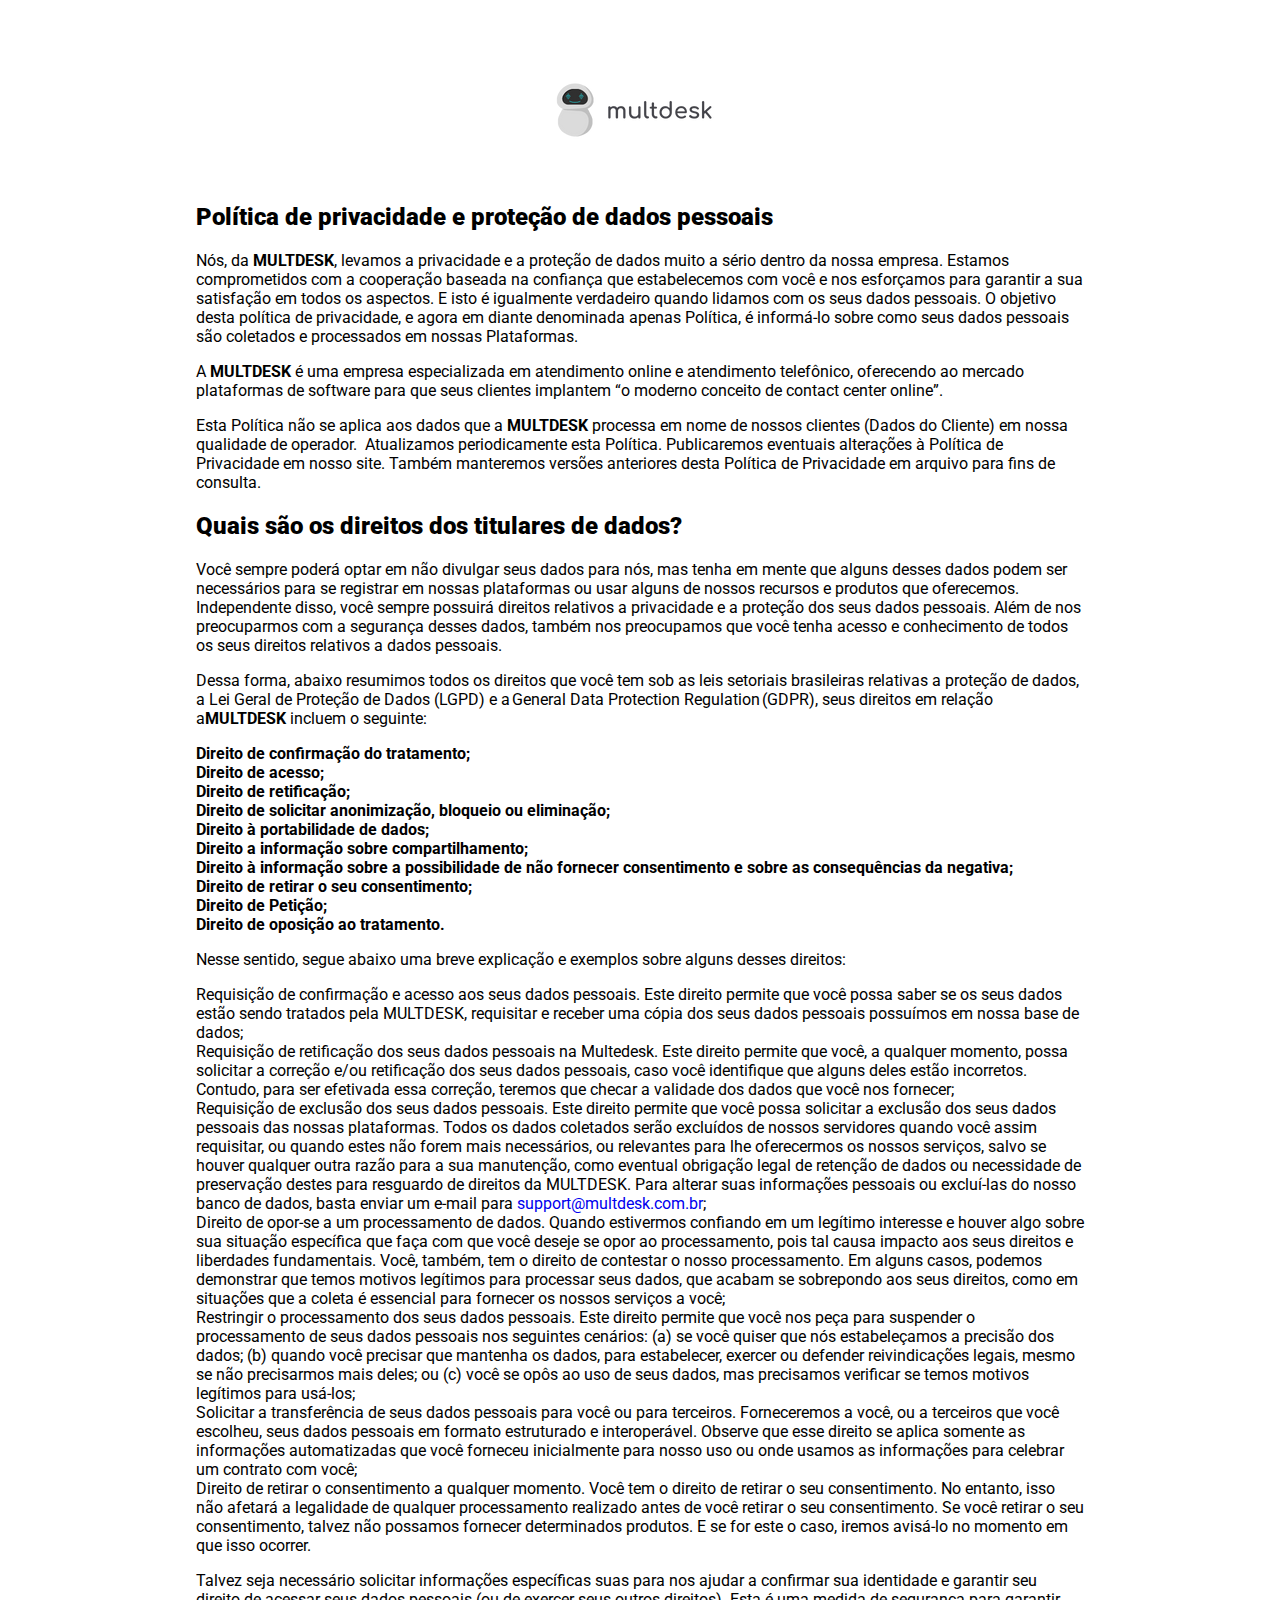
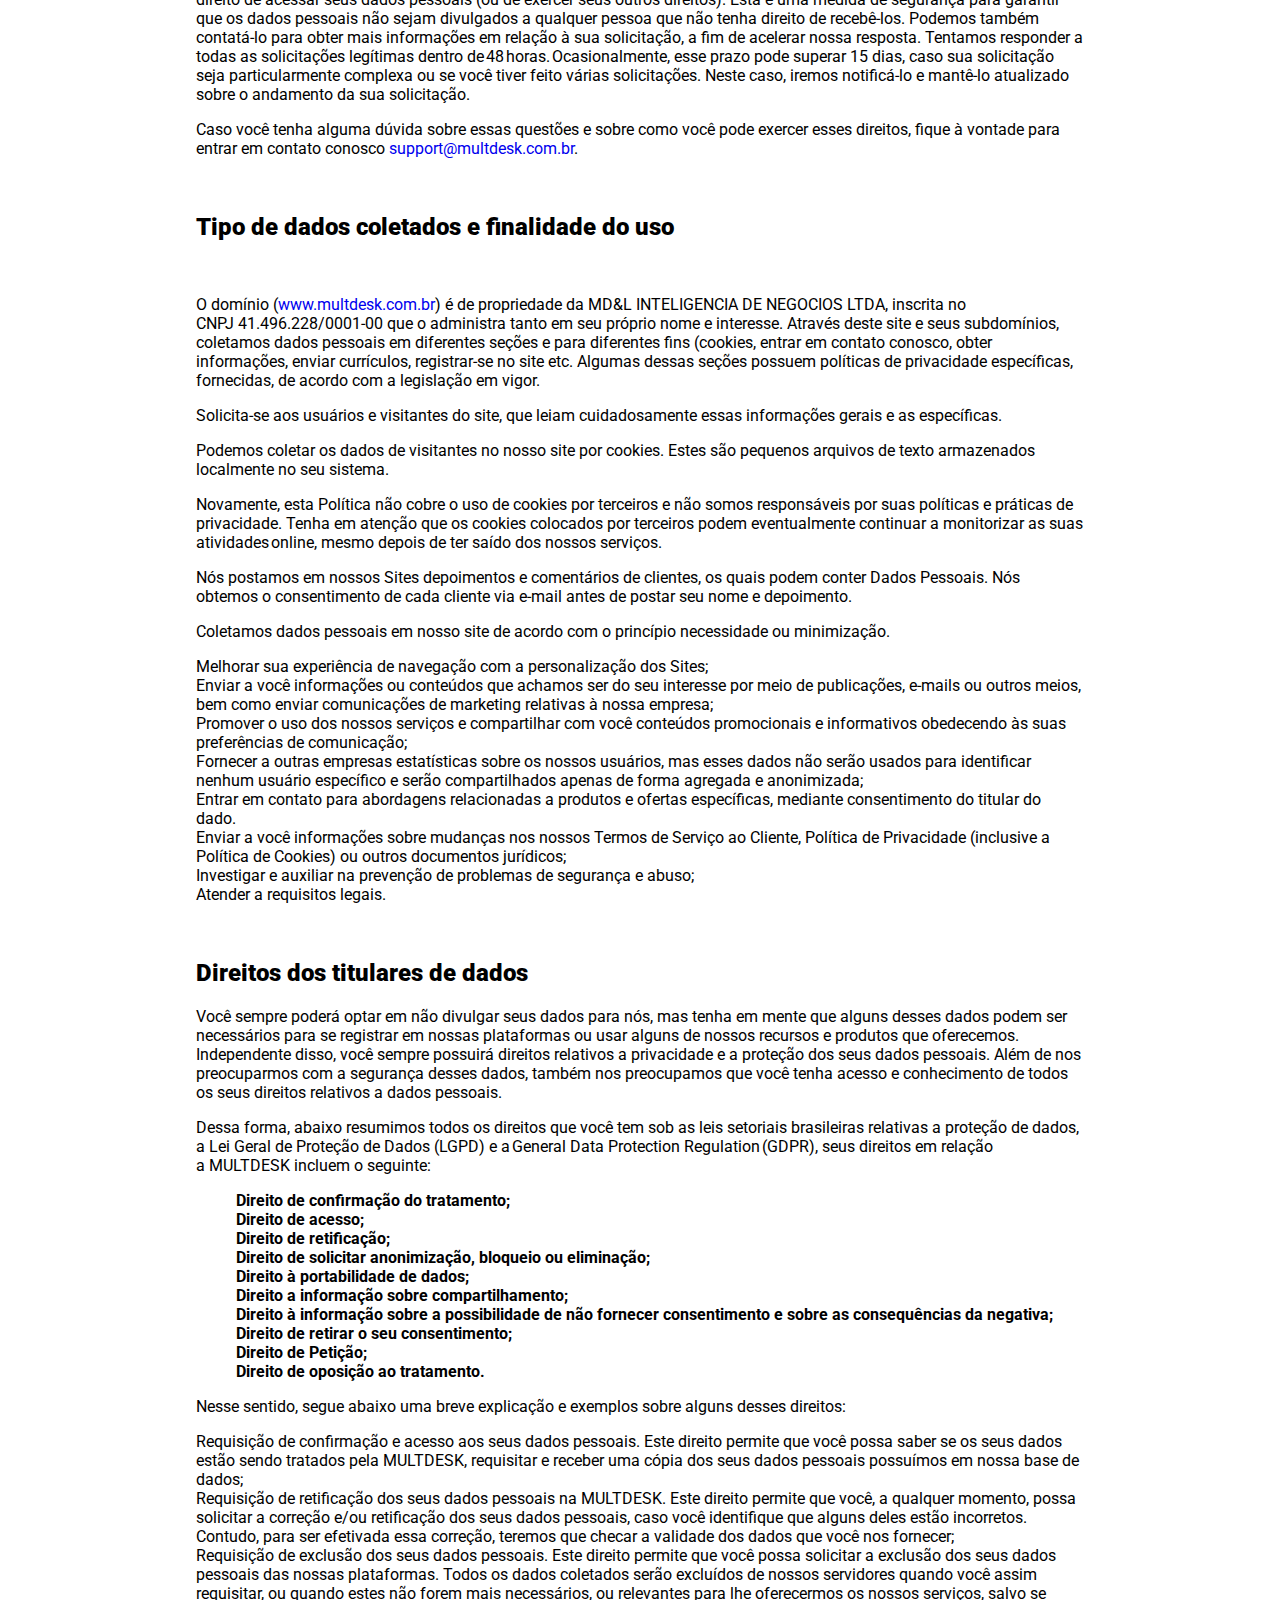
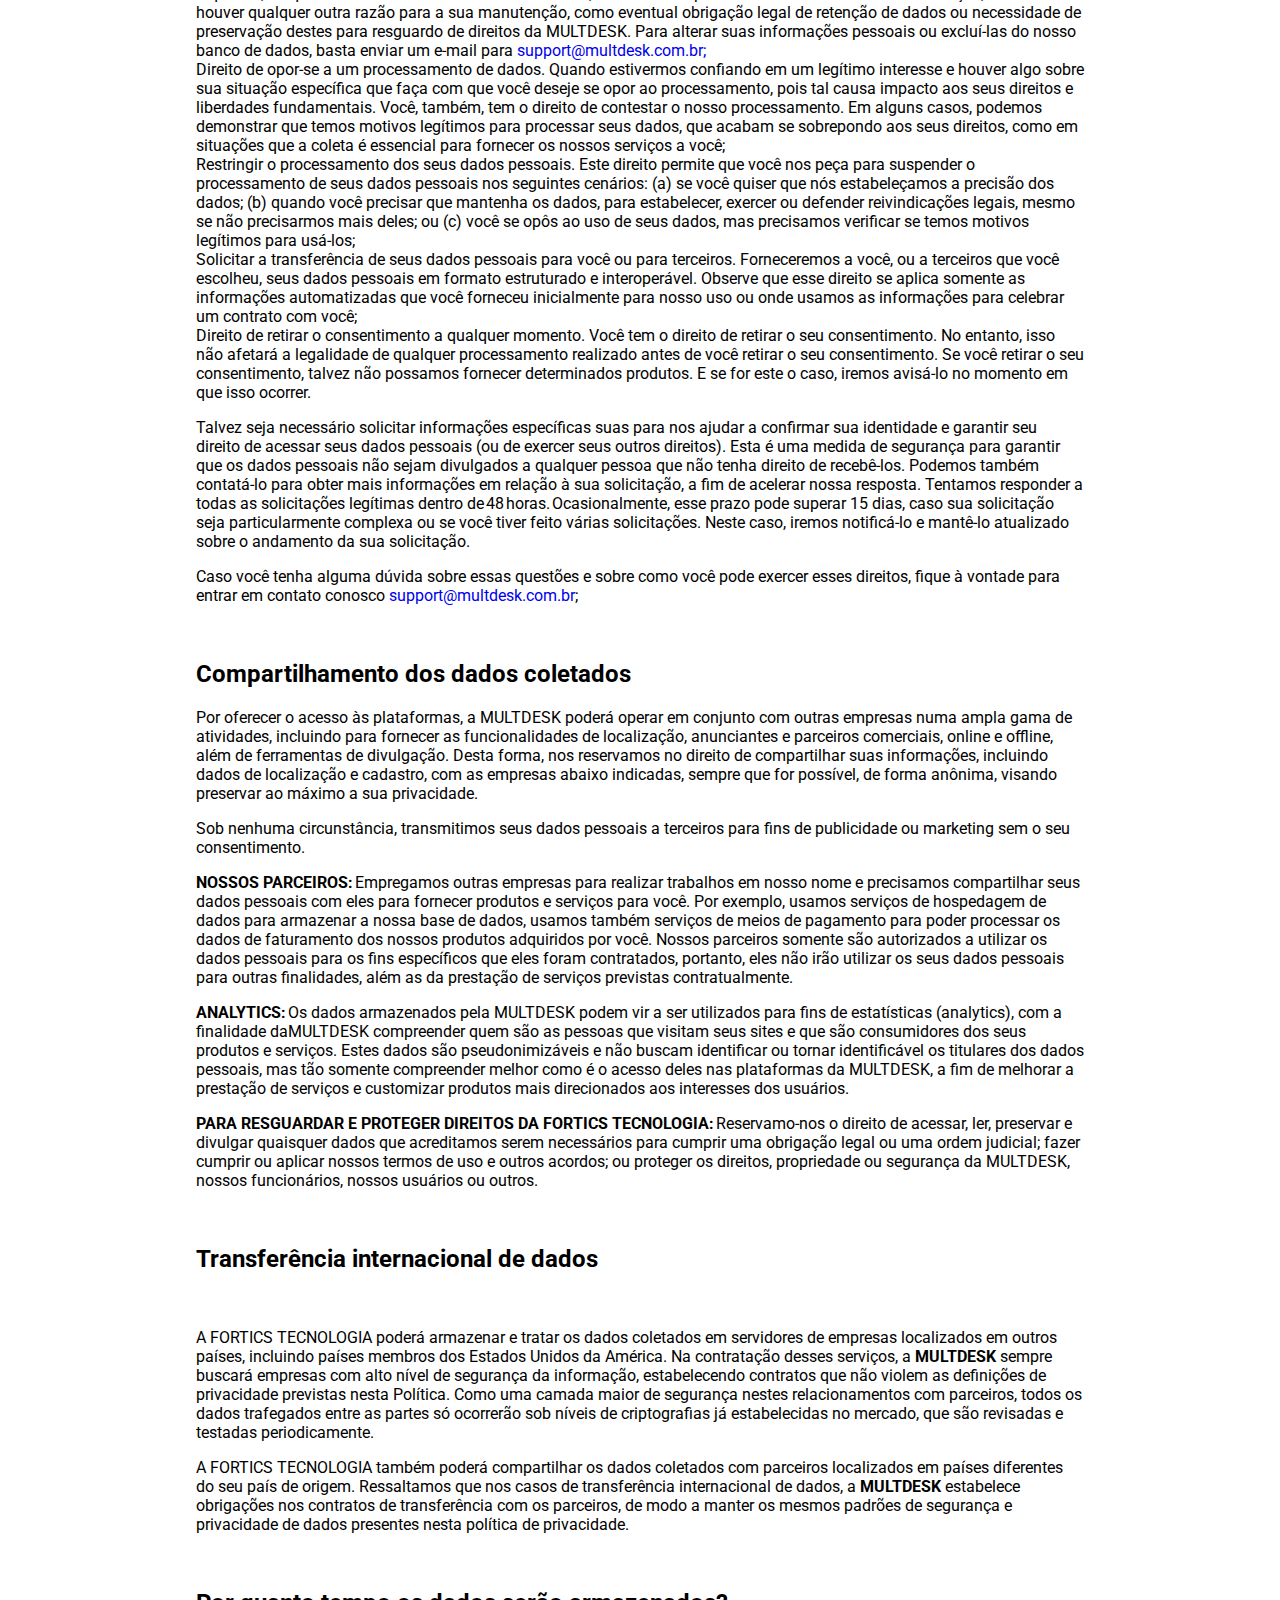
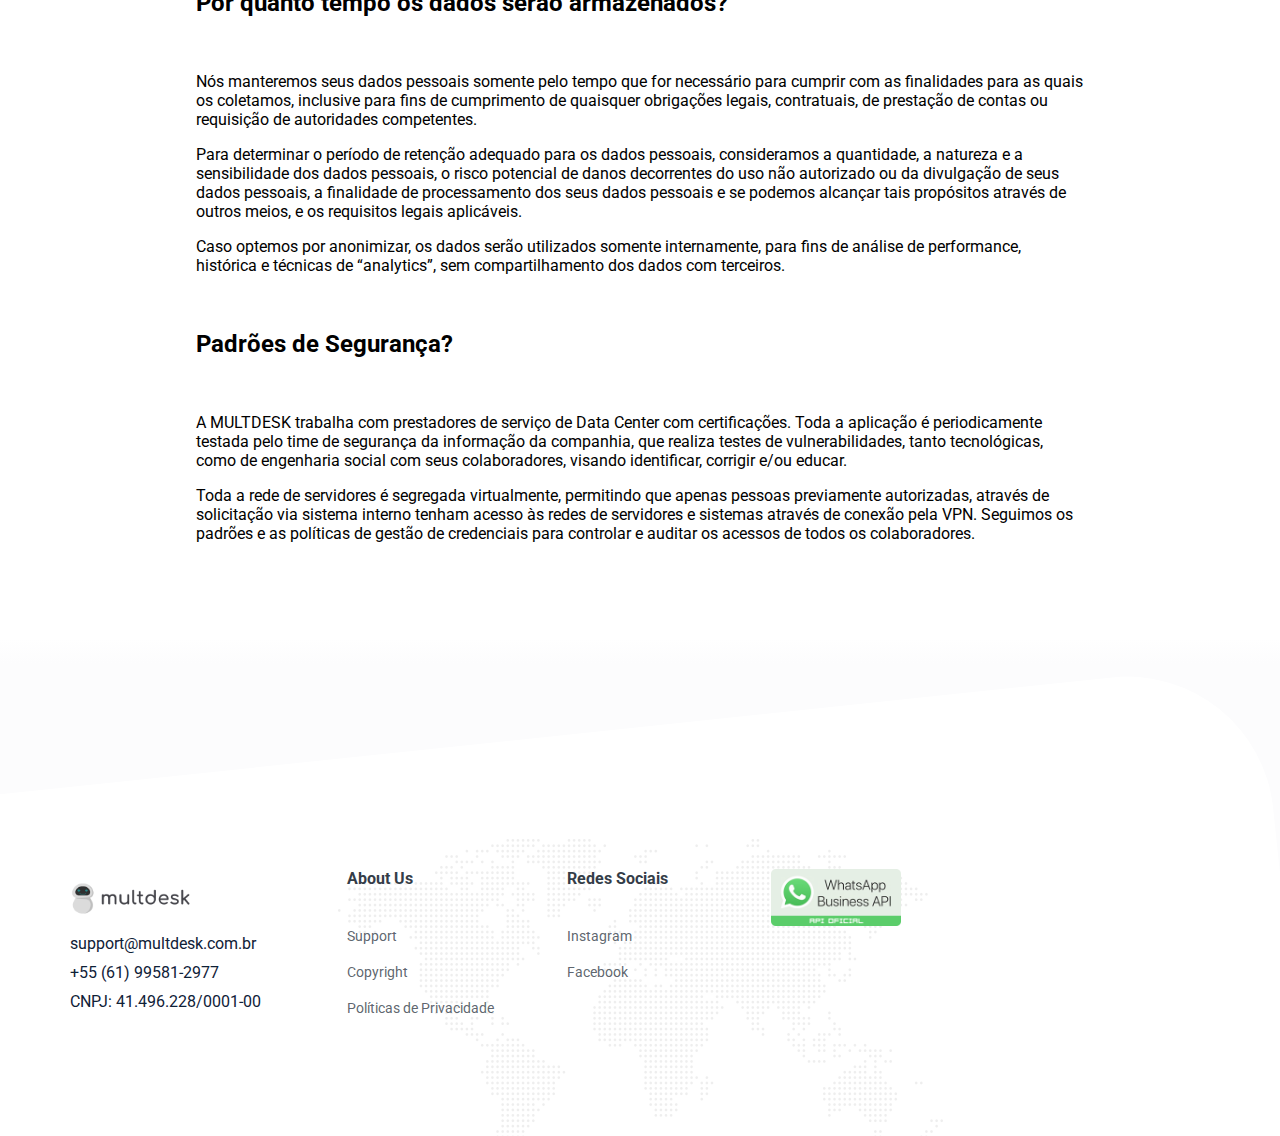
<file: politicas-privacidade/index.html>
<!DOCTYPE html><html lang="en"><head><meta charSet="utf-8"/><meta http-equiv="x-ua-compatible" content="ie=edge"/><meta name="viewport" content="width=device-width, initial-scale=1, shrink-to-fit=no"/><style data-href="/styles.de965e5e89df3f130503.css" id="gatsby-global-css">@font-face{font-family:Flaticon;src:url(/static/Flaticon-27a2580c09922a0beea7196d54e1fe0e.eot);src:url(/static/Flaticon-27a2580c09922a0beea7196d54e1fe0e.eot?#iefix) format("embedded-opentype"),url([data-uri]) format("woff2"),url(/static/Flaticon-2370efcdc4fa02a123a3ca8702214b08.woff) format("woff"),url(/static/Flaticon-41b47e36c8243f12f6abf7497126ae40.ttf) format("truetype"),url(/static/Flaticon-a4d2f67ba16f73c38d548cb47372c194.svg#Flaticon) format("svg");font-weight:400;font-style:normal}@media screen and (-webkit-min-device-pixel-ratio:0){@font-face{font-family:Flaticon;src:url(/static/Flaticon-a4d2f67ba16f73c38d548cb47372c194.svg#Flaticon) format("svg")}}[class*=" flaticon-"]:after,[class*=" flaticon-"]:before,[class^=flaticon-]:after,[class^=flaticon-]:before{font-family:Flaticon;font-style:normal}.flaticon-flask:before{content:"\F100"}.flaticon-pencil-case:before{content:"\F101"}.flaticon-ruler:before{content:"\F102"}.flaticon-startup:before{content:"\F103"}.flaticon-creative:before{content:"\F104"}.flaticon-briefing:before{content:"\F105"}.flaticon-magnifying-glass:before{content:"\F106"}.flaticon-user:before{content:"\F107"}.flaticon-quotes:before{content:"\F108"}.flaticon-next:before{content:"\F109"}.flaticon-left-arrow:before{content:"\F10A"}.flaticon-plus-symbol:before{content:"\F10B"}.flaticon-minus-symbol:before{content:"\F10C"}.flaticon-trophy:before{content:"\F10D"}.flaticon-conversation:before{content:"\F10E"}.flaticon-atom:before{content:"\F10F"}.flaticon-link:before{content:"\F110"}.flaticon-battery:before{content:"\F111"}.flaticon-stopwatch:before{content:"\F112"}.flaticon-stopwatch-1:before{content:"\F113"}.flaticon-objective:before{content:"\F114"}.flaticon-facebook-logo:before{content:"\F115"}.flaticon-twitter-logo-silhouette:before{content:"\F116"}.flaticon-instagram:before{content:"\F117"}.flaticon-dribble-logo:before{content:"\F118"}.flaticon-tumblr-logo:before{content:"\F119"}.flaticon-youtube:before{content:"\F11A"}.flaticon-google-plus:before{content:"\F11B"}.flaticon-blockchain:before{content:"\F11C"}.flaticon-money-bag:before{content:"\F11D"}.flaticon-wallet:before{content:"\F11E"}.flaticon-security:before{content:"\F11F"}.flaticon-bitcoin:before{content:"\F120"}.flaticon-blockchain-1:before{content:"\F121"}.flaticon-annonymous:before{content:"\F122"}.flaticon-group:before{content:"\F123"}.flaticon-prototype:before{content:"\F124"}.flaticon-code:before{content:"\F125"}.flaticon-vectors:before{content:"\F126"}.flaticon-export:before{content:"\F127"}.flaticon-hourglass:before{content:"\F128"}.flaticon-trophy-1:before{content:"\F129"}.flaticon-upload:before{content:"\F12A"}.flaticon-settings:before{content:"\F12B"}.flaticon-strategy:before{content:"\F12C"}.drawer{position:fixed;top:0;z-index:9999}.drawer>*{transition:opacity .3s cubic-bezier(.78,.14,.15,.86),box-shadow .3s cubic-bezier(.78,.14,.15,.86),-webkit-transform .3s cubic-bezier(.78,.14,.15,.86);transition:transform .3s cubic-bezier(.78,.14,.15,.86),opacity .3s cubic-bezier(.78,.14,.15,.86),box-shadow .3s cubic-bezier(.78,.14,.15,.86);transition:transform .3s cubic-bezier(.78,.14,.15,.86),opacity .3s cubic-bezier(.78,.14,.15,.86),box-shadow .3s cubic-bezier(.78,.14,.15,.86),-webkit-transform .3s cubic-bezier(.78,.14,.15,.86)}.drawer .drawer-mask{background:#000;opacity:0;width:100%;height:0;position:fixed;top:0;left:0;transition:opacity .3s cubic-bezier(.78,.14,.15,.86),height 0s ease .3s}.drawer-content-wrapper{position:fixed;background:#fff}.drawer-content{overflow:auto;z-index:1;position:relative}.drawer-handle{position:absolute;top:72px;width:41px;height:40px;cursor:pointer;z-index:0;text-align:center;line-height:40px;font-size:16px;display:flex;justify-content:center;align-items:center;background:#fff}.drawer-handle-icon{width:14px;height:2px;background:#333;position:relative;transition:background .3s cubic-bezier(.78,.14,.15,.86)}.drawer-handle-icon:after,.drawer-handle-icon:before{content:"";display:block;position:absolute;background:#333;width:100%;height:2px;transition:-webkit-transform .3s cubic-bezier(.78,.14,.15,.86);transition:transform .3s cubic-bezier(.78,.14,.15,.86);transition:transform .3s cubic-bezier(.78,.14,.15,.86),-webkit-transform .3s cubic-bezier(.78,.14,.15,.86)}.drawer-handle-icon:before{top:-5px}.drawer-handle-icon:after{top:5px}.drawer-left,.drawer-right{width:0;height:100%}.drawer-left .drawer-content,.drawer-left .drawer-content-wrapper,.drawer-right .drawer-content,.drawer-right .drawer-content-wrapper{height:100%}.drawer-left.drawer-open,.drawer-right.drawer-open{width:100%}.drawer-left.drawer-open.no-mask,.drawer-right.drawer-open.no-mask{width:0}.drawer-left{left:0}.drawer-left .drawer-handle{right:-40px;border-radius:0 4px 4px 0}.drawer-left .drawer-handle,.drawer-left.drawer-open .drawer-content-wrapper{box-shadow:2px 0 8px rgba(0,0,0,.15)}.drawer-right,.drawer-right .drawer-content-wrapper{right:0}.drawer-right .drawer-handle{left:-40px;border-radius:4px 0 0 4px}.drawer-right .drawer-handle,.drawer-right.drawer-open .drawer-content-wrapper{box-shadow:-2px 0 8px rgba(0,0,0,.15)}.drawer-bottom,.drawer-top{width:100%;height:0%}.drawer-bottom .drawer-content,.drawer-bottom .drawer-content-wrapper,.drawer-top .drawer-content,.drawer-top .drawer-content-wrapper{width:100%}.drawer-bottom .drawer-content,.drawer-bottom.drawer-open,.drawer-top .drawer-content,.drawer-top.drawer-open{height:100%}.drawer-bottom.drawer-open.no-mask,.drawer-top.drawer-open.no-mask{height:0%}.drawer-bottom .drawer-handle,.drawer-top .drawer-handle{left:50%;margin-left:-20px}.drawer-top{top:0}.drawer-top .drawer-handle{top:auto;bottom:-40px;border-radius:0 0 4px 4px}.drawer-top .drawer-handle,.drawer-top.drawer-open .drawer-content-wrapper{box-shadow:0 2px 8px rgba(0,0,0,.15)}.drawer-bottom,.drawer-bottom .drawer-content-wrapper{bottom:0}.drawer-bottom .drawer-handle{top:-40px;border-radius:4px 4px 0 0}.drawer-bottom .drawer-handle,.drawer-bottom.drawer-open .drawer-content-wrapper{box-shadow:0 -2px 8px rgba(0,0,0,.15)}.drawer.drawer-open .drawer-mask{opacity:.3;height:100%;-webkit-animation:rcDrawerFadeIn .3s cubic-bezier(.78,.14,.15,.86);animation:rcDrawerFadeIn .3s cubic-bezier(.78,.14,.15,.86);transition:none}.drawer.drawer-open .drawer-handle-icon{background:transparent}.drawer.drawer-open .drawer-handle-icon:before{-webkit-transform:translateY(5px) rotate(45deg);transform:translateY(5px) rotate(45deg)}.drawer.drawer-open .drawer-handle-icon:after{-webkit-transform:translateY(-5px) rotate(-45deg);transform:translateY(-5px) rotate(-45deg)}@-webkit-keyframes rcDrawerFadeIn{0%{opacity:0}to{opacity:.3}}@keyframes rcDrawerFadeIn{0%{opacity:0}to{opacity:.3}}.glide{position:relative;width:100%;box-sizing:border-box}.glide *{box-sizing:inherit}.glide__slides,.glide__track{overflow:hidden}.glide__slides{position:relative;width:100%;list-style:none;-webkit-backface-visibility:hidden;backface-visibility:hidden;-webkit-transform-style:preserve-3d;transform-style:preserve-3d;touch-action:pan-Y;margin:0;padding:0;white-space:nowrap;display:flex;flex-wrap:nowrap;will-change:transform}.glide__slide,.glide__slides--dragging{-webkit-user-select:none;user-select:none}.glide__slide{width:100%;height:100%;flex-shrink:0;white-space:normal;-webkit-touch-callout:none;-webkit-tap-highlight-color:transparent}.glide__slide a{-webkit-user-select:none;user-select:none;-webkit-user-drag:none;-moz-user-select:none;-ms-user-select:none}.glide__arrows,.glide__bullets{-webkit-touch-callout:none;-webkit-user-select:none;user-select:none}.glide--rtl{direction:rtl}.accordion{border:1px solid rgba(0,0,0,.1);border-radius:2px}.accordion__item+.accordion__item{border-top:1px solid rgba(0,0,0,.1)}.accordion__button{background-color:#f4f4f4;color:#444;cursor:pointer;padding:18px;width:100%;text-align:left;border:none}.accordion__button:hover{background-color:#ddd}.accordion__button:before{display:inline-block;content:"";height:10px;width:10px;margin-right:12px;border-bottom:2px solid;border-right:2px solid;-webkit-transform:rotate(-45deg);transform:rotate(-45deg)}.accordion__button[aria-expanded=true]:before,.accordion__button[aria-selected=true]:before{-webkit-transform:rotate(45deg);transform:rotate(45deg)}[hidden]{display:none}.accordion__panel{padding:20px;-webkit-animation:fadein .35s ease-in;animation:fadein .35s ease-in}@-webkit-keyframes fadein{0%{opacity:0}to{opacity:1}}@keyframes fadein{0%{opacity:0}to{opacity:1}}.rc-tabs,.rc-tabs-bar,.rc-tabs-nav-container{box-sizing:border-box;position:relative;overflow:hidden}.rc-tabs-bar,.rc-tabs-nav-container{font-size:14px;line-height:1.5;white-space:nowrap;outline:none;zoom:1;transition:padding .45s}.rc-tabs-ink-bar{z-index:1;position:absolute;box-sizing:border-box;margin-top:-3px;background-color:#108ee9;-webkit-transform-origin:0 0;transform-origin:0 0;width:0;height:0}.rc-tabs-ink-bar-animated{transition:left .3s cubic-bezier(.35,0,.25,1),top .3s cubic-bezier(.35,0,.25,1),height .3s cubic-bezier(.35,0,.25,1),width .3s cubic-bezier(.35,0,.25,1),-webkit-transform .3s cubic-bezier(.35,0,.25,1);transition:transform .3s cubic-bezier(.35,0,.25,1),left .3s cubic-bezier(.35,0,.25,1),top .3s cubic-bezier(.35,0,.25,1),height .3s cubic-bezier(.35,0,.25,1),width .3s cubic-bezier(.35,0,.25,1);transition:transform .3s cubic-bezier(.35,0,.25,1),left .3s cubic-bezier(.35,0,.25,1),top .3s cubic-bezier(.35,0,.25,1),height .3s cubic-bezier(.35,0,.25,1),width .3s cubic-bezier(.35,0,.25,1),-webkit-transform .3s cubic-bezier(.35,0,.25,1)}.rc-tabs-tab-next,.rc-tabs-tab-prev{-webkit-user-select:none;user-select:none;z-index:1;line-height:36px;cursor:pointer;border:none;background-color:transparent;position:absolute}.rc-tabs-tab-next-icon,.rc-tabs-tab-prev-icon{position:relative;display:inline-block;font-style:normal;font-weight:400;font-variant:normal;line-height:inherit;vertical-align:baseline;text-align:center;text-transform:none;font-smoothing:antialiased;text-stroke-width:0;font-family:sans-serif}.rc-tabs-tab-next-icon:before,.rc-tabs-tab-prev-icon:before{display:block}.rc-tabs-tab-btn-disabled{cursor:default;color:#ccc}.rc-tabs-nav-wrap{overflow:hidden}.rc-tabs-nav{box-sizing:border-box;padding-left:0;position:relative;margin:0;float:left;list-style:none;display:inline-block;-webkit-transform-origin:0 0;transform-origin:0 0}.rc-tabs-nav-animated{transition:-webkit-transform .5s cubic-bezier(.35,0,.25,1);transition:transform .5s cubic-bezier(.35,0,.25,1);transition:transform .5s cubic-bezier(.35,0,.25,1),-webkit-transform .5s cubic-bezier(.35,0,.25,1)}.rc-tabs-nav:after,.rc-tabs-nav:before{display:table;content:" "}.rc-tabs-nav:after{clear:both}.rc-tabs-rtl .rc-tabs-nav{float:right}.rc-tabs-tab{box-sizing:border-box;position:relative;display:block;transition:color .3s cubic-bezier(.35,0,.25,1);padding:8px 20px;font-weight:500;cursor:pointer}.rc-tabs-tab:hover{color:#23c0fa}.rc-tabs-tab-active,.rc-tabs-tab-active:hover{color:#108ee9;cursor:default;-webkit-transform:translateZ(0);transform:translateZ(0)}.rc-tabs-tab-disabled{cursor:default;color:#ccc}.rc-tabs-tab-disabled:hover{color:#ccc}.rc-tabs-content{zoom:1}.rc-tabs-content .rc-tabs-tabpane{overflow:auto}.rc-tabs-content-animated{transition:margin-left .3s cubic-bezier(.35,0,.25,1),margin-top .3s cubic-bezier(.35,0,.25,1),-webkit-transform .3s cubic-bezier(.35,0,.25,1);transition:transform .3s cubic-bezier(.35,0,.25,1),margin-left .3s cubic-bezier(.35,0,.25,1),margin-top .3s cubic-bezier(.35,0,.25,1);transition:transform .3s cubic-bezier(.35,0,.25,1),margin-left .3s cubic-bezier(.35,0,.25,1),margin-top .3s cubic-bezier(.35,0,.25,1),-webkit-transform .3s cubic-bezier(.35,0,.25,1);display:flex;will-change:transform}.rc-tabs-content-animated .rc-tabs-tabpane{flex-shrink:0}.no-flexbox .rc-tabs-content{-webkit-transform:none!important;transform:none!important;overflow:auto}.no-csstransitions .rc-tabs-tabpane-inactive,.no-flexbox .rc-tabs-tabpane-inactive,.rc-tabs-content-no-animated .rc-tabs-tabpane-inactive{display:none}.rc-tabs-rtl{direction:rtl}.rc-tabs-left{border-right:2px solid #f3f3f3}.rc-tabs-left .rc-tabs-bar{float:left;height:100%;margin-right:10px;border-right:1px solid #f3f3f3}.rc-tabs-left .rc-tabs-nav-container{height:100%}.rc-tabs-left .rc-tabs-nav-container-scrolling{padding-top:32px;padding-bottom:32px}.rc-tabs-left .rc-tabs-nav-wrap{height:100%}.rc-tabs-left .rc-tabs-content-animated{flex-direction:column}.rc-tabs-left .rc-tabs-content-animated .rc-tabs-tabpane{height:100%}.rc-tabs-left .rc-tabs-nav-scroll{height:99999px}.rc-tabs-left .rc-tabs-nav-swipe{position:relative;top:0}.rc-tabs-left .rc-tabs-nav-swipe .rc-tabs-nav{display:flex;flex:1 1;flex-direction:column;height:100%}.rc-tabs-left .rc-tabs-nav-swipe .rc-tabs-nav .rc-tabs-tab{display:flex;flex-shrink:0;justify-content:center}.rc-tabs-left .rc-tabs-tab-next,.rc-tabs-left .rc-tabs-tab-prev{margin-top:-2px;height:0;line-height:32px;width:0;display:block;text-align:center;opacity:0;transition:width .3s,height .3s,opacity .3s}.rc-tabs-bottom .rc-tabs-tab-arrow-show,.rc-tabs-left .rc-tabs-tab-arrow-show,.rc-tabs-right .rc-tabs-tab-arrow-show,.rc-tabs-top .rc-tabs-tab-arrow-show{opacity:1;width:100%;height:32px}.rc-tabs-left .rc-tabs-tab-next{bottom:0}.rc-tabs-left .rc-tabs-tab-next-icon{-webkit-transform:rotate(90deg);transform:rotate(90deg);filter:progid:DXImageTransform.Microsoft.BasicImage(rotation=1)}.rc-tabs-left .rc-tabs-tab-next-icon:before{content:">"}.rc-tabs-left .rc-tabs-tab-prev{top:2px}.rc-tabs-left .rc-tabs-tab-prev-icon{-webkit-transform:rotate(270deg);transform:rotate(270deg);filter:progid:DXImageTransform.Microsoft.BasicImage(rotation=3)}.rc-tabs-left .rc-tabs-tab-prev-icon:before{content:">"}.rc-tabs-left .rc-tabs-ink-bar{width:2px;right:0;top:0}.rc-tabs-left .rc-tabs-tab{padding:16px 24px}.rc-tabs-right{border-left:2px solid #f3f3f3}.rc-tabs-right .rc-tabs-bar{float:right;height:100%;margin-left:10px;border-left:1px solid #f3f3f3}.rc-tabs-right .rc-tabs-nav-container{height:100%}.rc-tabs-right .rc-tabs-nav-container-scrolling{padding-top:32px;padding-bottom:32px}.rc-tabs-right .rc-tabs-nav-wrap{height:100%}.rc-tabs-right .rc-tabs-nav-scroll{height:99999px}.rc-tabs-right .rc-tabs-nav-swipe{position:relative}.rc-tabs-right .rc-tabs-nav-swipe .rc-tabs-nav{display:flex;flex:1 1;flex-direction:column;height:100%}.rc-tabs-right .rc-tabs-nav-swipe .rc-tabs-nav .rc-tabs-tab{display:flex;flex-shrink:0;justify-content:center}.rc-tabs-right .rc-tabs-tab-next,.rc-tabs-right .rc-tabs-tab-prev{margin-top:-2px;height:0;width:0;display:block;text-align:center;line-height:32px;opacity:0;transition:width .3s,height .3s,opacity .3s}.rc-tabs-top .rc-tabs-tab-arrow-show{width:100%;height:32px}.rc-tabs-right .rc-tabs-tab-next{bottom:0}.rc-tabs-right .rc-tabs-tab-next-icon{-webkit-transform:rotate(90deg);transform:rotate(90deg);filter:progid:DXImageTransform.Microsoft.BasicImage(rotation=1)}.rc-tabs-right .rc-tabs-tab-next-icon:before{content:">"}.rc-tabs-right .rc-tabs-tab-prev{top:2px}.rc-tabs-right .rc-tabs-tab-prev-icon{-webkit-transform:rotate(270deg);transform:rotate(270deg);filter:progid:DXImageTransform.Microsoft.BasicImage(rotation=3)}.rc-tabs-right .rc-tabs-tab-prev-icon:before{content:">"}.rc-tabs-right .rc-tabs-content-animated{flex-direction:column}.rc-tabs-right .rc-tabs-content-animated .rc-tabs-tabpane{height:100%}.rc-tabs-right .rc-tabs-ink-bar{width:2px;left:0;top:0}.rc-tabs-right .rc-tabs-tab{padding:16px 24px}.rc-tabs-bottom{border-top:2px solid #f3f3f3}.rc-tabs-bottom .rc-tabs-content{width:100%}.rc-tabs-bottom .rc-tabs-bar{border-top:1px solid #f3f3f3}.rc-tabs-bottom .rc-tabs-nav-container-scrolling{padding-left:32px;padding-right:32px}.rc-tabs-bottom .rc-tabs-nav-scroll{width:99999px}.rc-tabs-bottom .rc-tabs-nav-swipe{position:relative;left:0}.rc-tabs-bottom .rc-tabs-nav-swipe .rc-tabs-nav{display:flex;flex:1 1;width:100%}.rc-tabs-bottom .rc-tabs-nav-swipe .rc-tabs-nav .rc-tabs-tab{display:flex;flex-shrink:0;margin-right:0;padding:8px 0;justify-content:center}.rc-tabs-bottom .rc-tabs-nav-wrap{width:100%}.rc-tabs-bottom .rc-tabs-content-animated{flex-direction:row}.rc-tabs-bottom .rc-tabs-content-animated .rc-tabs-tabpane{width:100%}.rc-tabs-bottom .rc-tabs-tab-next{right:2px}.rc-tabs-bottom .rc-tabs-tab-next-icon:before{content:">"}.rc-tabs-bottom.rc-tabs-rtl .rc-tabs-tab-next{left:2px;right:auto}.rc-tabs-bottom .rc-tabs-tab-prev{left:0}.rc-tabs-bottom .rc-tabs-tab-prev-icon:before{content:"<"}.rc-tabs-bottom.rc-tabs-rtl .rc-tabs-tab-prev{right:0;left:auto}.rc-tabs-bottom .rc-tabs-tab-next,.rc-tabs-bottom .rc-tabs-tab-prev{margin-right:-2px;width:32px;height:100%;top:0;text-align:center}.rc-tabs-bottom .rc-tabs-ink-bar{height:2px;top:3px;left:0}.rc-tabs-bottom.rc-tabs-rtl .rc-tabs-ink-bar{right:0;left:auto}.rc-tabs-bottom .rc-tabs-tab{float:left;height:100%;margin-right:30px}.rc-tabs-bottom.rc-tabs-rtl .rc-tabs-tab{float:right;margin-left:30px;margin-right:0}.rc-tabs-bottom .rc-tabs-tabpane-inactive{height:0;overflow:visible}.rc-tabs-top{border-bottom:2px solid #f3f3f3}.rc-tabs-top .rc-tabs-content{width:100%}.rc-tabs-top .rc-tabs-bar{border-bottom:1px solid #f3f3f3}.rc-tabs-top .rc-tabs-nav-container-scrolling{padding-left:32px;padding-right:32px}.rc-tabs-top .rc-tabs-nav-scroll{width:99999px}.rc-tabs-top .rc-tabs-nav-swipe{position:relative;left:0}.rc-tabs-top .rc-tabs-nav-swipe .rc-tabs-nav{display:flex;flex:1 1;width:100%}.rc-tabs-top .rc-tabs-nav-swipe .rc-tabs-nav .rc-tabs-tab{display:flex;flex-shrink:0;margin-right:0;padding:8px 0;justify-content:center}.rc-tabs-top .rc-tabs-nav-wrap{width:100%}.rc-tabs-top .rc-tabs-content-animated{flex-direction:row}.rc-tabs-top .rc-tabs-content-animated .rc-tabs-tabpane{width:100%}.rc-tabs-top .rc-tabs-tab-next{right:2px}.rc-tabs-top .rc-tabs-tab-next-icon:before{content:">"}.rc-tabs-top.rc-tabs-rtl .rc-tabs-tab-next{left:2px;right:auto}.rc-tabs-top .rc-tabs-tab-prev{left:0}.rc-tabs-top .rc-tabs-tab-prev-icon:before{content:"<"}.rc-tabs-top.rc-tabs-rtl .rc-tabs-tab-prev{right:0;left:auto}.rc-tabs-top .rc-tabs-tab-next,.rc-tabs-top .rc-tabs-tab-prev{margin-right:-2px;width:0;height:0;top:0;text-align:center;opacity:0;transition:width .3s,height .3s,opacity .3s}.rc-tabs-top .rc-tabs-tab-arrow-show{opacity:1;width:32px;height:100%}.rc-tabs-top .rc-tabs-ink-bar{height:2px;bottom:0;left:0}.rc-tabs-top.rc-tabs-rtl .rc-tabs-ink-bar{right:0;left:auto}.rc-tabs-top .rc-tabs-tab{float:left;height:100%;margin-right:30px}.rc-tabs-top.rc-tabs-rtl .rc-tabs-tab{float:right;margin-left:30px;margin-right:0}.rc-tabs-top .rc-tabs-tabpane-inactive{height:0;overflow:visible}</style><meta name="generator" content="Gatsby 2.32.13"/><style data-styled="eoraob bvsfhO crxQEX bNjwxi kBjhOE fTWfIS hxuhHK gBZNuE cXqndw fztosA hYdkGB bjMDdt eGRouM gIQjeJ gCXBlo gFdDRL cJOigB iPPlmL gNJqlc cohrns klcxRL iPsnCG cWZzCa bzijmk dUFhvN" data-styled-version="4.4.1">
/* sc-component-id: sc-global-856885588 */
::selection{background:#333333;color:#ffffff;} html{box-sizing:border-box;-ms-overflow-style:scrollbar;} *,*::before,*::after{box-sizing:inherit;} *{-webkit-font-smoothing:antialiased;-moz-osx-font-smoothing:grayscale;} *:focus{outline:none;} html,html a,h1,h2,h3,h4,h5,h6,a,p,li,dl,th,dt,input,textarea,span,div{-webkit-font-smoothing:antialiased;-moz-osx-font-smoothing:grayscale;text-shadow:1px 1px 1px rgba(0,0,0,0.004);} body{margin:0;padding:0;overflow-x:hidden;-webkit-tap-highlight-color:transparent;} ul{margin:0;padding:0;} li{list-style-type:none;} a{-webkit-text-decoration:none;text-decoration:none;} a:hover{-webkit-text-decoration:none;text-decoration:none;} .reuseModalOverlay{z-index:99999 !important;} .reuseModalHolder{padding:0 !important;} .reuseModalHolder.demo_switcher_modal{border:0 !important;background-color:rgba(16,30,77,0.9) !important;} .reuseModalHolder.demo_switcher_modal .innerRndComponent{border-radius:8px !important;} button.modalCloseBtn{position:fixed !important;z-index:999991 !important;background-color:transparent !important;top:10px !important;right:10px !important;min-width:34px !important;min-height:34px !important;padding:0 !important;} button.modalCloseBtn span.btn-icon{font-size:22px !important;-webkit-transform:rotate(45deg) !important;-ms-transform:rotate(45deg) !important;transform:rotate(45deg) !important;} button.modalCloseBtn.alt{border-radius:50% !important;z-index:999999 !important;padding:0 !important;-webkit-transition:all 0.3s ease !important;transition:all 0.3s ease !important;top:25px !important;right:30px !important;min-width:40px !important;min-height:40px !important;} button.modalCloseBtn.alt span.btn-icon{font-size:20px !important;} button.modalCloseBtn.alt:hover{opacity:0.88 !important;}
/* sc-component-id: sc-global-4074047651 */
body{font-family:'Roboto',sans-serif;} h1,h2,h3,h4,h5,h6{font-family:'Roboto',sans-serif;} section{position:relative;} @media (max-width:767px){.drawer-content-wrapper{width:300px!important;}} .drawer-content-wrapper .drawer-content{padding:60px;display:-webkit-box;display:-webkit-flex;display:-ms-flexbox;display:flex;-webkit-flex-direction:column;-ms-flex-direction:column;flex-direction:column;-webkit-box-pack:justify;-webkit-justify-content:space-between;-ms-flex-pack:justify;justify-content:space-between;} @media (max-width:767px){.drawer-content-wrapper .drawer-content{padding:50px 40px 30px 40px;}} .drawer-content-wrapper .drawer-content .mobile_menu{margin-bottom:40px;-webkit-box-flex:1;-webkit-flex-grow:1;-ms-flex-positive:1;flex-grow:1;} @media (max-width:767px){.drawer-content-wrapper .drawer-content .mobile_menu{margin-bottom:30px;}} .drawer-content-wrapper .drawer-content .mobile_menu li{margin-bottom:35px;} @media (max-width:767px){.drawer-content-wrapper .drawer-content .mobile_menu li{margin-bottom:25px;}} .drawer-content-wrapper .drawer-content .mobile_menu li a{font-size:20px;font-weight:400;color:#343d48;position:relative;-webkit-transition:0.15s ease-in-out;transition:0.15s ease-in-out;} @media (max-width:767px){.drawer-content-wrapper .drawer-content .mobile_menu li a{font-size:18px;}} .drawer-content-wrapper .drawer-content .mobile_menu li a:hover{color:#2aa275;} .drawer-content-wrapper .drawer-content .mobile_menu li a:before{content:'';width:7px;height:7px;background:#2aa275;border-radius:50%;position:absolute;top:50%;left:-15px;-webkit-transform:translateY(-50%);-ms-transform:translateY(-50%);transform:translateY(-50%);opacity:0;} .drawer-content-wrapper .drawer-content .mobile_menu li.is-current a{color:#2aa275;} .drawer-content-wrapper .drawer-content .mobile_menu li.is-current a:before{opacity:1;} .drawer-content-wrapper .drawer-content .navbar_drawer_button button{width:100%;} .drawer-content-wrapper .reusecore-drawer__close{width:34px;height:34px;position:absolute;top:20px;right:20px;display:-webkit-box;display:-webkit-flex;display:-ms-flexbox;display:flex;-webkit-align-items:center;-webkit-box-align:center;-ms-flex-align:center;align-items:center;-webkit-box-pack:center;-webkit-justify-content:center;-ms-flex-pack:center;justify-content:center;cursor:pointer;} @media (max-width:767px){.drawer-content-wrapper .reusecore-drawer__close{top:15px;right:15px;}} .drawer-content-wrapper .reusecore-drawer__close:before{content:'\f10b';font-family:Flaticon;font-size:26px;color:#2aa275;-webkit-transform:rotate(45deg);-ms-transform:rotate(45deg);transform:rotate(45deg);display:block;}
/* sc-component-id: sassTwostyle__ContentWrapper-sc-1ophiwx-0 */
.eoraob{overflow:hidden;} .eoraob .sticky-nav-active .saas_navbar{background:#fff;box-shadow:0px 3px 8px 0px rgba(43,83,135,0.08);padding:15px 0;} .eoraob .sticky-nav-active .saas_navbar .main-logo{display:none;} .eoraob .sticky-nav-active .saas_navbar .logo-alt{display:block;} .eoraob .sticky-nav-active .saas_navbar .main_menu li a{color:#000;} .eoraob .sticky-nav-active .saas_navbar .main_menu li a:hover{color:#2aa275;} .eoraob .sticky-nav-active .saas_navbar .main_menu li.is-current a{color:#2aa275;} .eoraob .sticky-nav-active .hamburgMenu__bar > span{background:#2aa275;} .eoraob .saas_navbar{position:fixed;top:0;left:0;width:100%;-webkit-transition:0.35s ease-in-out;transition:0.35s ease-in-out;padding:30px 0;} .eoraob .saas_navbar .logo-alt{display:none;} .eoraob .saas_navbar .main_menu{margin-right:40px;} .eoraob .saas_navbar .main_menu li{display:inline-block;padding-left:13px;padding-right:13px;} .eoraob .saas_navbar .main_menu li:first-child{padding-left:0;} .eoraob .saas_navbar .main_menu li:last-child{padding-right:0;} .eoraob .saas_navbar .main_menu li.is-current a{color:#edcd37;} .eoraob .saas_navbar .main_menu li a{padding:5px;font-size:16px;font-weight:400;color:#fff;-webkit-transition:0.15s ease-in-out;transition:0.15s ease-in-out;} .eoraob .saas_navbar .main_menu li a:hover{color:#edcd37;} @media (max-width:990px){.eoraob .saas_navbar .main_menu{display:none;}} @media (max-width:990px){.eoraob .saas_navbar .navbar_button{display:none;}} @media (min-width:991px){.eoraob .saas_navbar .reusecore-drawer__handler{display:none !important;}}
/* sc-component-id: Box__BoxWrapper-sc-m50ttq-0 */
.bNjwxi{box-sizing:border-box;width:100%;display:-webkit-box;display:-webkit-flex;display:-ms-flexbox;display:flex;-webkit-align-items:center;-webkit-box-align:center;-ms-flex-align:center;align-items:center;-webkit-box-pack:justify;-webkit-justify-content:space-between;-ms-flex-pack:justify;justify-content:space-between;}.kBjhOE{box-sizing:border-box;display:-webkit-box;display:-webkit-flex;display:-ms-flexbox;display:flex;-webkit-align-items:center;-webkit-box-align:center;-ms-flex-align:center;align-items:center;}.fTWfIS{box-sizing:border-box;padding-bottom:0px;padding-top:20px;} @media screen and (min-width:576px){.fTWfIS{padding-bottom:0px;padding-top:40px;}} @media screen and (min-width:768px){.fTWfIS{padding-bottom:0px;padding-top:60px;}} @media screen and (min-width:991px){.fTWfIS{padding-bottom:80px;padding-top:80px;}}.hxuhHK{box-sizing:border-box;display:-webkit-box;display:-webkit-flex;display:-ms-flexbox;display:flex;-webkit-flex-wrap:wrap;-ms-flex-wrap:wrap;flex-wrap:wrap;-webkit-flex-direction:column;-ms-flex-direction:column;flex-direction:column;-webkit-align-items:center;-webkit-box-align:center;-ms-flex-align:center;align-items:center;}.gBZNuE{box-sizing:border-box;margin-bottom:35px;width:100%;} @media screen and (min-width:576px){.gBZNuE{margin-bottom:35px;width:100%;}} @media screen and (min-width:768px){.gBZNuE{margin-bottom:40px;width:43%;}} @media screen and (min-width:991px){.gBZNuE{margin-bottom:40px;}}.cXqndw{box-sizing:border-box;width:100%;} @media screen and (min-width:576px){.cXqndw{width:100%;}} @media screen and (min-width:768px){.cXqndw{width:80%;}} @media screen and (min-width:991px){.cXqndw{width:80%;}}.fztosA{box-sizing:border-box;margin-left:-15px;margin-right:-15px;display:-webkit-box;display:-webkit-flex;display:-ms-flexbox;display:flex;-webkit-flex-wrap:wrap;-ms-flex-wrap:wrap;flex-wrap:wrap;}.hYdkGB{box-sizing:border-box;margin-bottom:30px;margin-top:0px;padding-left:15px;padding-right:15px;width:100%;} @media screen and (min-width:576px){.hYdkGB{margin-bottom:0px;margin-top:13px;padding-left:0px;padding-right:15px;width:35%;}} @media screen and (min-width:768px){.hYdkGB{padding-right:0px;width:35%;}} @media screen and (min-width:991px){.hYdkGB{width:23%;}}.bjMDdt{box-sizing:border-box;width:100%;display:-webkit-box;display:-webkit-flex;display:-ms-flexbox;display:flex;-webkit-flex-wrap:wrap;-ms-flex-wrap:wrap;flex-wrap:wrap;} @media screen and (min-width:576px){.bjMDdt{width:65%;}} @media screen and (min-width:768px){.bjMDdt{width:65%;}} @media screen and (min-width:991px){.bjMDdt{width:77%;}}.eGRouM{box-sizing:border-box;margin-bottom:30px;padding-left:15px;padding-right:15px;width:100%;} @media screen and (min-width:576px){.eGRouM{width:50%;}} @media screen and (min-width:768px){.eGRouM{width:50%;}} @media screen and (min-width:991px){.eGRouM{width:25%;}}
/* sc-component-id: Text__TextWrapper-sc-15lufec-0 */
.iPsnCG{box-sizing:border-box;margin-bottom:10px;margin-top:0px;font-size:16px;color:#0f2137;}
/* sc-component-id: Heading__HeadingWrapper-sc-vaqy1n-0 */
.cWZzCa{box-sizing:border-box;margin-bottom:30px;margin-top:0px;font-size:16px;color:#343d48;font-weight:700;}
/* sc-component-id: buttonstyle__ButtonStyle-sc-ntq24p-0 */
.iPPlmL{cursor:pointer;display:-webkit-inline-box;display:-webkit-inline-flex;display:-ms-inline-flexbox;display:inline-flex;-webkit-align-items:center;-webkit-box-align:center;-ms-flex-align:center;align-items:center;-webkit-box-pack:center;-webkit-justify-content:center;-ms-flex-pack:center;justify-content:center;color:#ffffff;background-color:#2aa275;min-height:46px;min-width:48px;border-radius:3px;font-family:inherit;font-size:16px;font-weight:500;-webkit-text-decoration:none;text-decoration:none;text-transform:capitalize;padding-top:8px;padding-bottom:8px;padding-left:15px;padding-right:15px;border:0;-webkit-transition:all 0.3s ease;transition:all 0.3s ease;border-width:1px;border-style:solid;background-color:transparent;color:#000000;background-color:#edcd37;border-color:#edcd37;box-sizing:border-box;padding-left:15px;padding-right:15px;height:40px;min-height:auto;font-size:13px;} .iPPlmL span.btn-text{padding-left:5px;padding-right:5px;} .iPPlmL span.btn-icon{display:-webkit-box;display:-webkit-flex;display:-ms-flexbox;display:flex;} .iPPlmL span.btn-icon > div{display:-webkit-box !important;display:-webkit-flex !important;display:-ms-flexbox !important;display:flex !important;} .iPPlmL:focus{outline:none;} .iPPlmL.is-material{box-shadow:0px 1px 5px 0px rgba(0,0,0,0.2),0px 2px 2px 0px rgba(0,0,0,0.14),0px 3px 1px -2px rgba(0,0,0,0.12);} .iPPlmL.is-loading .btn-text{padding-left:8px;padding-right:8px;} .iPPlmL:hover{color:#000000;background-color:#edcd37;border-color:#edcd37;box-shadow:0px 8px 20px -6px rgba(237,205,55,0.5);}.gNJqlc{cursor:pointer;display:-webkit-inline-box;display:-webkit-inline-flex;display:-ms-inline-flexbox;display:inline-flex;-webkit-align-items:center;-webkit-box-align:center;-ms-flex-align:center;align-items:center;-webkit-box-pack:center;-webkit-justify-content:center;-ms-flex-pack:center;justify-content:center;color:#ffffff;background-color:#2aa275;min-height:46px;min-width:48px;border-radius:3px;font-family:inherit;font-size:16px;font-weight:500;-webkit-text-decoration:none;text-decoration:none;text-transform:capitalize;padding-top:8px;padding-bottom:8px;padding-left:15px;padding-right:15px;border:0;-webkit-transition:all 0.3s ease;transition:all 0.3s ease;color:#000000;background-color:#edcd37;border-color:#edcd37;box-sizing:border-box;padding-left:15px;padding-right:15px;height:40px;min-height:auto;font-size:13px;} .gNJqlc span.btn-text{padding-left:5px;padding-right:5px;} .gNJqlc span.btn-icon{display:-webkit-box;display:-webkit-flex;display:-ms-flexbox;display:flex;} .gNJqlc span.btn-icon > div{display:-webkit-box !important;display:-webkit-flex !important;display:-ms-flexbox !important;display:flex !important;} .gNJqlc:focus{outline:none;} .gNJqlc.is-material{box-shadow:0px 1px 5px 0px rgba(0,0,0,0.2),0px 2px 2px 0px rgba(0,0,0,0.14),0px 3px 1px -2px rgba(0,0,0,0.12);} .gNJqlc.is-loading .btn-text{padding-left:8px;padding-right:8px;} .gNJqlc:hover{color:#000000;background-color:#edcd37;border-color:#edcd37;box-shadow:0px 8px 20px -6px rgba(237,205,55,0.5);}
/* sc-component-id: Image__ImageWrapper-sc-xwdy9p-0 */
.gCXBlo{display:block;max-width:100%;height:auto;box-sizing:border-box;margin:0px;max-width:120px;} @media screen and (min-width:576px){.gCXBlo{max-width:130px;}}.gFdDRL{display:block;max-width:100%;height:auto;box-sizing:border-box;margin:0px;margin-left:auto;margin-right:auto;}.cJOigB{display:block;max-width:100%;height:auto;box-sizing:border-box;margin:0px;margin-bottom:15px;width:130px;}
/* sc-component-id: style__ContainerWrapper-sc-1gre7ok-0 */
.crxQEX{margin-left:auto;margin-right:auto;padding-left:30px;padding-right:30px;} @media (min-width:768px){.crxQEX{max-width:750px;width:100%;}} @media (min-width:992px){.crxQEX{max-width:970px;width:100%;}} @media (min-width:1220px){.crxQEX{max-width:1170px;width:100%;}} @media (max-width:768px){}
/* sc-component-id: Link__LinkWrapper-sc-efswp7-0 */
.gIQjeJ{-webkit-text-decoration:none;text-decoration:none;box-sizing:border-box;margin:0px;margin-right:1rem;display:inline-block;}
/* sc-component-id: navbarstyle__NavbarStyle-sc-i4x6b2-0 */
.bvsfhO{display:-webkit-box;display:-webkit-flex;display:-ms-flexbox;display:flex;-webkit-align-items:center;-webkit-box-align:center;-ms-flex-align:center;align-items:center;min-height:56px;padding:10px 16px;display:block;}
/* sc-component-id: hamburgMenustyle__HamburgMenuWrapper-sc-12m1tps-0 */
.cohrns{border:0;background:transparent;width:44px;height:30px;cursor:pointer;} .cohrns > span{display:block;width:100%;height:2px;margin:4px 0;float:right;background-color:#fff;-webkit-transition:all 0.3s ease;transition:all 0.3s ease;} .cohrns > span:first-child{margin-top:0;} .cohrns > span:last-child{width:calc(100% - 10px);margin-bottom:0;} .cohrns:focus,.cohrns:hover{outline:none;} .cohrns:focus > span:last-child,.cohrns:hover > span:last-child{width:100%;} .cohrns:focus > span:first-child{-webkit-transform:rotate(45deg);-ms-transform:rotate(45deg);transform:rotate(45deg);-webkit-transform-origin:8px 50%;-ms-transform-origin:8px 50%;transform-origin:8px 50%;} .cohrns:focus > span:nth-child(2){display:none;} .cohrns:focus > span:last-child{width:100%;-webkit-transform:rotate(-45deg);-ms-transform:rotate(-45deg);transform:rotate(-45deg);-webkit-transform-origin:9px 50%;-ms-transform-origin:9px 50%;transform-origin:9px 50%;}
/* sc-component-id: footerstyle__FooterWrapper-sc-1cnyifb-0 */
.klcxRL{position:relative;background:linear-gradient(to bottom,#ffffff 0%,#fcfcfd 5%,#fcfcfd 100%);overflow:hidden;} @media (min-width:576px){.klcxRL{padding-top:150px;}.klcxRL:before{content:'';position:absolute;width:104%;padding-bottom:104%;border-top-right-radius:11%;top:18%;left:0;pointer-events:none;background-color:#fff;-webkit-transform:rotate(-6deg);-ms-transform:rotate(-6deg);transform:rotate(-6deg);}@media (max-width:767px){.klcxRL:before{padding-bottom:150%;}}} .klcxRL .footer_container{background-repeat:no-repeat;background-position:center 50px;padding-top:80px;padding-bottom:80px;position:relative;} @media (min-width:576px){.klcxRL .footer_container{background-image:url(/static/footer-bg-61e61976e8a4ea1e4ff698142517ef3a.png);}} @media (max-width:990px){.klcxRL .footer_container{padding-bottom:40px;}} @media (max-width:767px){.klcxRL .footer_container{padding-bottom:0px;}}
/* sc-component-id: footerstyle__ListItem-sc-1cnyifb-2 */
.dUFhvN a{color:rgba(52,61,72,0.8);font-size:14px;line-height:36px;-webkit-transition:all 0.2s ease;transition:all 0.2s ease;} .dUFhvN a:hover,.dUFhvN a:focus{outline:0;-webkit-text-decoration:none;text-decoration:none;color:#343d48;}</style><title data-react-helmet="true">MultDesk | Política de Privacidade | MultDesk</title><meta data-react-helmet="true" name="description" content="Leve o atendimento da sua empresa para outro nível!"/><meta data-react-helmet="true" property="og:title" content="MultDesk | Política de Privacidade"/><meta data-react-helmet="true" property="og:description" content="Leve o atendimento da sua empresa para outro nível!"/><meta data-react-helmet="true" property="og:type" content="website"/><meta data-react-helmet="true" name="twitter:card" content="summary"/><meta data-react-helmet="true" name="twitter:creator" content="@gatsbyjs"/><meta data-react-helmet="true" name="twitter:title" content="MultDesk | Política de Privacidade"/><meta data-react-helmet="true" name="twitter:description" content="Leve o atendimento da sua empresa para outro nível!"/><link rel="icon" href="/favicon-32x32.png?v=d93fb466c7d6ff119dbc1834e479818a" type="image/png"/><link rel="manifest" href="/manifest.webmanifest" crossorigin="anonymous"/><meta name="theme-color" content="#663399"/><link rel="apple-touch-icon" sizes="48x48" href="/icons/icon-48x48.png?v=d93fb466c7d6ff119dbc1834e479818a"/><link rel="apple-touch-icon" sizes="72x72" href="/icons/icon-72x72.png?v=d93fb466c7d6ff119dbc1834e479818a"/><link rel="apple-touch-icon" sizes="96x96" href="/icons/icon-96x96.png?v=d93fb466c7d6ff119dbc1834e479818a"/><link rel="apple-touch-icon" sizes="144x144" href="/icons/icon-144x144.png?v=d93fb466c7d6ff119dbc1834e479818a"/><link rel="apple-touch-icon" sizes="192x192" href="/icons/icon-192x192.png?v=d93fb466c7d6ff119dbc1834e479818a"/><link rel="apple-touch-icon" sizes="256x256" href="/icons/icon-256x256.png?v=d93fb466c7d6ff119dbc1834e479818a"/><link rel="apple-touch-icon" sizes="384x384" href="/icons/icon-384x384.png?v=d93fb466c7d6ff119dbc1834e479818a"/><link rel="apple-touch-icon" sizes="512x512" href="/icons/icon-512x512.png?v=d93fb466c7d6ff119dbc1834e479818a"/><link as="script" rel="preload" href="/webpack-runtime-025b94103d590c1399e9.js"/><link as="script" rel="preload" href="/framework-12d197a686146b4be46c.js"/><link as="script" rel="preload" href="/app-f8274bb4926d470ae6eb.js"/><link as="script" rel="preload" href="/styles-f3e9059f8c2a75df70f2.js"/><link as="script" rel="preload" href="/commons-e94fb28d64a30de8b178.js"/><link as="script" rel="preload" href="/3014bc153cea010b226962be83c0ac5c7a0c730a-200ab7f274d0bdb89880.js"/><link as="script" rel="preload" href="/component---src-pages-politicas-privacidade-js-19491ef8426378c265cd.js"/><link as="fetch" rel="preload" href="/page-data/politicas-privacidade/page-data.json" crossorigin="anonymous"/><link as="fetch" rel="preload" href="/page-data/sq/d/3128451518.json" crossorigin="anonymous"/><link as="fetch" rel="preload" href="/page-data/app-data.json" crossorigin="anonymous"/></head><body><div id="___gatsby"><div style="outline:none" tabindex="-1" id="gatsby-focus-wrapper"><div class="sassTwostyle__ContentWrapper-sc-1ophiwx-0 eoraob"><div class="sticky-outer-wrapper"><div class="sticky-inner-wrapper" style="position:relative;top:0px;z-index:9999"><nav class="navbarstyle__NavbarStyle-sc-i4x6b2-0 bvsfhO reusecore__navbar saas_navbar" display="block"><div class="style__ContainerWrapper-sc-1gre7ok-0 crxQEX container"><div width="100%" class="Box__BoxWrapper-sc-m50ttq-0 bNjwxi"><a href="#" class="Link__LinkWrapper-sc-efswp7-0 gIQjeJ main-logo" display="inline-block"><img src="/static/MultDesk(branco)-f14328ac022dc3d63a42628d6608509d.png" alt="Portfolio" class="Image__ImageWrapper-sc-xwdy9p-0 gCXBlo"/></a><a href="#" class="Link__LinkWrapper-sc-efswp7-0 gIQjeJ logo-alt" display="inline-block"><img src="/static/MultDesk(696)-080d567d397b66c29d4afcbed179a223.png" alt="Portfolio" class="Image__ImageWrapper-sc-xwdy9p-0 gCXBlo"/></a><div class="Box__BoxWrapper-sc-m50ttq-0 kBjhOE"><ul class="scrollspy__menu main_menu"><li class=""><a href="#banner_section">Home</a></li><li class=""><a href="#feature_section">Funcionalidades</a></li><li class=""><a href="#pricing_section">Planos</a></li><li class=""><a href="#testimonial_section">Depoimentos</a></li><li class=""><a href="#faq_section">FAQ</a></li></ul><a class="navbar_button" href="https://app.multdesk.com.br"><button type="button" class="buttonstyle__ButtonStyle-sc-ntq24p-0 iPPlmL reusecore__button" font-size="13px" font-weight="700" height="40px"><span class="btn-text">ACESSAR DASHBOARD</span></button></a><div style="margin-left:4px"><a class="navbar_button" href="https://chat.multdesk.com.br"><button type="button" class="buttonstyle__ButtonStyle-sc-ntq24p-0 gNJqlc reusecore__button" font-size="13px" font-weight="700" height="40px"><span class="btn-text">ACESSAR CHAT</span></button></a></div><div class="reusecore-drawer__handler" style="display:inline-block"><button class="hamburgMenustyle__HamburgMenuWrapper-sc-12m1tps-0 cohrns hamburgMenu__bar" aria-label="hamburgMenu"><span></span><span></span><span></span></button></div></div></div></div></nav></div></div></div><section class="Box__BoxWrapper-sc-m50ttq-0 fTWfIS trial-section"><div class="style__ContainerWrapper-sc-1gre7ok-0 crxQEX container"><div class="Box__BoxWrapper-sc-m50ttq-0 hxuhHK"><div width="100%,100%,43%" class="Box__BoxWrapper-sc-m50ttq-0 gBZNuE"><img src="/static/MultDesk (184 x 63 px)-1f063e210da4d0e112af57a378da7c1b.png" alt="VendorLogos" class="Image__ImageWrapper-sc-xwdy9p-0 gFdDRL"/></div><div width="100%,100%,80%,80%" class="Box__BoxWrapper-sc-m50ttq-0 cXqndw"><div><h2><strong>Política de privacidade e proteção de dados pessoais</strong></h2><p>Nós, da <strong>MULTDESK</strong>, levamos a privacidade e a proteção de dados muito a sério dentro da nossa empresa. Estamos comprometidos com a cooperação baseada na confiança que estabelecemos com você e nos esforçamos para garantir a sua satisfação em todos os aspectos. E isto é igualmente verdadeiro quando lidamos com os seus dados pessoais. O objetivo desta política de privacidade, e agora em diante denominada apenas Política, é informá-lo sobre como seus dados pessoais são coletados e processados em nossas Plataformas.</p><p>A <strong>MULTDESK</strong> é uma empresa especializada em atendimento online e atendimento telefônico, oferecendo ao mercado plataformas de software para que seus clientes implantem “o moderno conceito de contact center online”.</p><p>Esta Política não se aplica aos dados que a <strong>MULTDESK</strong> processa em nome de nossos clientes (Dados do Cliente) em nossa qualidade de operador.  Atualizamos periodicamente esta Política. Publicaremos eventuais alterações à Política de Privacidade em nosso site. Também manteremos versões anteriores desta Política de Privacidade em arquivo para fins de consulta. </p><h2><strong>Quais são os direitos dos titulares de dados?</strong></h2><p>Você sempre poderá optar em não divulgar seus dados para nós, mas tenha em mente que alguns desses dados podem ser necessários para se registrar em nossas plataformas ou usar alguns de nossos recursos e produtos que oferecemos. Independente disso, você sempre possuirá direitos relativos a privacidade e a proteção dos seus dados pessoais. Além de nos preocuparmos com a segurança desses dados, também nos preocupamos que você tenha acesso e conhecimento de todos os seus direitos relativos a dados pessoais. </p><p>Dessa forma, abaixo resumimos todos os direitos que você tem sob as leis setoriais brasileiras relativas a proteção de dados, a Lei Geral de Proteção de Dados (LGPD) e a General Data Protection Regulation (GDPR), seus direitos em relação a<strong>MULTDESK</strong> incluem o seguinte: </p><ul><li><strong>Direito de </strong><strong>confirmação do tratamento;</strong> </li><li><strong>Direito de acesso</strong><strong>;</strong> </li><li><strong>Direito de retificação;</strong> </li><li><strong>Direito de </strong><strong>solicitar </strong><strong>anonimização, bloqueio ou eliminação</strong><strong>;</strong><strong> </strong> </li><li><strong>Direito à portabilidade de dados;</strong> </li><li><strong>Direito a informação sobre compartilhamento;</strong> </li><li><strong>Direito à informação sobre a possibilidade de não fornecer consentimento e sobre as consequências da negativa;</strong> </li><li><strong>Direito de retirar o seu consentimento;</strong></li><li><strong>Direito de Petição;</strong> </li><li><strong>Direito de oposição ao tratamento.</strong> </li></ul><p>Nesse sentido, segue abaixo uma breve explicação e exemplos sobre alguns desses direitos: </p><ul><li>Requisição de confirmação e acesso aos seus dados pessoais. Este direito permite que você possa saber se os seus dados estão sendo tratados pela MULTDESK, requisitar e receber uma cópia dos seus dados pessoais possuímos em nossa base de dados; </li><li>Requisição de retificação dos seus dados pessoais na Multedesk. Este direito permite que você, a qualquer momento, possa solicitar a correção e/ou retificação dos seus dados pessoais, caso você identifique que alguns deles estão incorretos. Contudo, para ser efetivada essa correção, teremos que checar a validade dos dados que você nos fornecer; </li><li>Requisição de exclusão dos seus dados pessoais. Este direito permite que você possa solicitar a exclusão dos seus dados pessoais das nossas plataformas. Todos os dados coletados serão excluídos de nossos servidores quando você assim requisitar, ou quando estes não forem mais necessários, ou relevantes para lhe oferecermos os nossos serviços, salvo se houver qualquer outra razão para a sua manutenção, como eventual obrigação legal de retenção de dados ou necessidade de preservação destes para resguardo de direitos da MULTDESK. Para alterar suas informações pessoais ou excluí-las do nosso banco de dados, basta enviar um e-mail para <a href="mailto:support@multdesk.com.br">support@multdesk.com.br</a>;</li><li>Direito de opor-se a um processamento de dados. Quando estivermos confiando em um legítimo interesse e houver algo sobre sua situação específica que faça com que você deseje se opor ao processamento, pois tal causa impacto aos seus direitos e liberdades fundamentais. Você, também, tem o direito de contestar o nosso processamento. Em alguns casos, podemos demonstrar que temos motivos legítimos para processar seus dados, que acabam se sobrepondo aos seus direitos, como em situações que a coleta é essencial para fornecer os nossos serviços a você; </li><li>Restringir o processamento dos seus dados pessoais. Este direito permite que você nos peça para suspender o processamento de seus dados pessoais nos seguintes cenários: (a) se você quiser que nós estabeleçamos a precisão dos dados; (b) quando você precisar que mantenha os dados, para estabelecer, exercer ou defender reivindicações legais, mesmo se não precisarmos mais deles; ou (c) você se opôs ao uso de seus dados, mas precisamos verificar se temos motivos legítimos para usá-los; </li><li>Solicitar a transferência de seus dados pessoais para você ou para terceiros. Forneceremos a você, ou a terceiros que você escolheu, seus dados pessoais em formato estruturado e interoperável. Observe que esse direito se aplica somente as informações automatizadas que você forneceu inicialmente para nosso uso ou onde usamos as informações para celebrar um contrato com você; </li><li>Direito de retirar o consentimento a qualquer momento. Você tem o direito de retirar o seu consentimento. No entanto, isso não afetará a legalidade de qualquer processamento realizado antes de você retirar o seu consentimento. Se você retirar o seu consentimento, talvez não possamos fornecer determinados produtos. E se for este o caso, iremos avisá-lo no momento em que isso ocorrer. </li></ul><p>Talvez seja necessário solicitar informações específicas suas para nos ajudar a confirmar sua identidade e garantir seu direito de acessar seus dados pessoais (ou de exercer seus outros direitos). Esta é uma medida de segurança para garantir que os dados pessoais não sejam divulgados a qualquer pessoa que não tenha direito de recebê-los. Podemos também contatá-lo para obter mais informações em relação à sua solicitação, a fim de acelerar nossa resposta. Tentamos responder a todas as solicitações legítimas dentro de 48 horas. Ocasionalmente, esse prazo pode superar 15 dias, caso sua solicitação seja particularmente complexa ou se você tiver feito várias solicitações. Neste caso, iremos notificá-lo e mantê-lo atualizado sobre o andamento da sua solicitação. </p><p>Caso você tenha alguma dúvida sobre essas questões e sobre como você pode exercer esses direitos, fique à vontade para entrar em contato conosco <a href="mailto:support@multdesk.com.br">support@multdesk.com.br</a>. </p><p> </p><h2><strong>Tipo de dados coletados e finalidade do uso</strong></h2><p> </p><p>O domínio (<a href="https://multdesk.com.br">www.multdesk.com.br</a>) é de propriedade da MD&amp;L INTELIGENCIA DE NEGOCIOS LTDA, inscrita no CNPJ 41.496.228/0001-00 que o administra tanto em seu próprio nome e interesse. Através deste site e seus subdomínios, coletamos dados pessoais em diferentes seções e para diferentes fins (cookies, entrar em contato conosco, obter informações, enviar currículos, registrar-se no site etc. Algumas dessas seções possuem políticas de privacidade específicas, fornecidas, de acordo com a legislação em vigor. </p><p>Solicita-se aos usuários e visitantes do site, que leiam cuidadosamente essas informações gerais e as específicas.  </p><p>Podemos coletar os dados de visitantes no nosso site por cookies. Estes são pequenos arquivos de texto armazenados localmente no seu sistema. </p><p>Novamente, esta Política não cobre o uso de cookies por terceiros e não somos responsáveis por suas políticas e práticas de privacidade. Tenha em atenção que os cookies colocados por terceiros podem eventualmente continuar a monitorizar as suas atividades online, mesmo depois de ter saído dos nossos serviços. </p><p>Nós postamos em nossos Sites depoimentos e comentários de clientes, os quais podem conter Dados Pessoais. Nós obtemos o consentimento de cada cliente via e-mail antes de postar seu nome e depoimento. </p><p>Coletamos dados pessoais em nosso site de acordo com o princípio necessidade ou minimização. </p><ul><li>Melhorar sua experiência de navegação com a personalização dos Sites;</li><li>Enviar a você informações ou conteúdos que achamos ser do seu interesse por meio de publicações, e-mails ou outros meios, bem como enviar comunicações de marketing relativas à nossa empresa;</li><li>Promover o uso dos nossos serviços e compartilhar com você conteúdos promocionais e informativos obedecendo às suas preferências de comunicação;</li><li>Fornecer a outras empresas estatísticas sobre os nossos usuários, mas esses dados não serão usados para identificar nenhum usuário específico e serão compartilhados apenas de forma agregada e anonimizada;</li><li>Entrar em contato para abordagens relacionadas a produtos e ofertas específicas, mediante consentimento do titular do dado.</li><li>Enviar a você informações sobre mudanças nos nossos Termos de Serviço ao Cliente, Política de Privacidade (inclusive a Política de Cookies) ou outros documentos jurídicos;</li><li>Investigar e auxiliar na prevenção de problemas de segurança e abuso;</li><li>Atender a requisitos legais.</li></ul><p> </p><h2><strong>Direitos dos titulares de dados</strong></h2><p>Você sempre poderá optar em não divulgar seus dados para nós, mas tenha em mente que alguns desses dados podem ser necessários para se registrar em nossas plataformas ou usar alguns de nossos recursos e produtos que oferecemos. Independente disso, você sempre possuirá direitos relativos a privacidade e a proteção dos seus dados pessoais. Além de nos preocuparmos com a segurança desses dados, também nos preocupamos que você tenha acesso e conhecimento de todos os seus direitos relativos a dados pessoais. </p><p>Dessa forma, abaixo resumimos todos os direitos que você tem sob as leis setoriais brasileiras relativas a proteção de dados, a Lei Geral de Proteção de Dados (LGPD) e a General Data Protection Regulation (GDPR), seus direitos em relação a MULTDESK incluem o seguinte: </p><ol><li><strong>Direito de </strong><strong>confirmação do tratamento;</strong> </li><li><strong>Direito de acesso</strong><strong>;</strong> </li><li><strong>Direito de retificação;</strong> </li><li><strong>Direito de </strong><strong>solicitar </strong><strong>anonimização, bloqueio ou eliminação</strong><strong>;</strong><strong> </strong> </li><li><strong>Direito à portabilidade de dados;</strong> </li><li><strong>Direito a informação sobre compartilhamento;</strong> </li><li><strong>Direito à informação sobre a possibilidade de não fornecer consentimento e sobre as consequências da negativa;</strong> </li><li><strong>Direito de retirar o seu consentimento;</strong></li><li><strong>Direito de Petição;</strong> </li><li><strong>Direito de oposição ao tratamento.</strong> </li></ol><p>Nesse sentido, segue abaixo uma breve explicação e exemplos sobre alguns desses direitos: </p><ul><li>Requisição de confirmação e acesso aos seus dados pessoais. Este direito permite que você possa saber se os seus dados estão sendo tratados pela MULTDESK, requisitar e receber uma cópia dos seus dados pessoais possuímos em nossa base de dados; </li><li>Requisição de retificação dos seus dados pessoais na MULTDESK. Este direito permite que você, a qualquer momento, possa solicitar a correção e/ou retificação dos seus dados pessoais, caso você identifique que alguns deles estão incorretos. Contudo, para ser efetivada essa correção, teremos que checar a validade dos dados que você nos fornecer; </li><li>Requisição de exclusão dos seus dados pessoais. Este direito permite que você possa solicitar a exclusão dos seus dados pessoais das nossas plataformas. Todos os dados coletados serão excluídos de nossos servidores quando você assim requisitar, ou quando estes não forem mais necessários, ou relevantes para lhe oferecermos os nossos serviços, salvo se houver qualquer outra razão para a sua manutenção, como eventual obrigação legal de retenção de dados ou necessidade de preservação destes para resguardo de direitos da MULTDESK. Para alterar suas informações pessoais ou excluí-las do nosso banco de dados, basta enviar um e-mail para <a href="mailto:support@multdesk.com.br" title="support@multdesk.com.br">support@multdesk.com.br;</a> </li><li>Direito de opor-se a um processamento de dados. Quando estivermos confiando em um legítimo interesse e houver algo sobre sua situação específica que faça com que você deseje se opor ao processamento, pois tal causa impacto aos seus direitos e liberdades fundamentais. Você, também, tem o direito de contestar o nosso processamento. Em alguns casos, podemos demonstrar que temos motivos legítimos para processar seus dados, que acabam se sobrepondo aos seus direitos, como em situações que a coleta é essencial para fornecer os nossos serviços a você; </li><li>Restringir o processamento dos seus dados pessoais. Este direito permite que você nos peça para suspender o processamento de seus dados pessoais nos seguintes cenários: (a) se você quiser que nós estabeleçamos a precisão dos dados; (b) quando você precisar que mantenha os dados, para estabelecer, exercer ou defender reivindicações legais, mesmo se não precisarmos mais deles; ou (c) você se opôs ao uso de seus dados, mas precisamos verificar se temos motivos legítimos para usá-los; </li><li>Solicitar a transferência de seus dados pessoais para você ou para terceiros. Forneceremos a você, ou a terceiros que você escolheu, seus dados pessoais em formato estruturado e interoperável. Observe que esse direito se aplica somente as informações automatizadas que você forneceu inicialmente para nosso uso ou onde usamos as informações para celebrar um contrato com você; </li><li>Direito de retirar o consentimento a qualquer momento. Você tem o direito de retirar o seu consentimento. No entanto, isso não afetará a legalidade de qualquer processamento realizado antes de você retirar o seu consentimento. Se você retirar o seu consentimento, talvez não possamos fornecer determinados produtos. E se for este o caso, iremos avisá-lo no momento em que isso ocorrer. </li></ul><p>Talvez seja necessário solicitar informações específicas suas para nos ajudar a confirmar sua identidade e garantir seu direito de acessar seus dados pessoais (ou de exercer seus outros direitos). Esta é uma medida de segurança para garantir que os dados pessoais não sejam divulgados a qualquer pessoa que não tenha direito de recebê-los. Podemos também contatá-lo para obter mais informações em relação à sua solicitação, a fim de acelerar nossa resposta. Tentamos responder a todas as solicitações legítimas dentro de 48 horas. Ocasionalmente, esse prazo pode superar 15 dias, caso sua solicitação seja particularmente complexa ou se você tiver feito várias solicitações. Neste caso, iremos notificá-lo e mantê-lo atualizado sobre o andamento da sua solicitação. </p><p>Caso você tenha alguma dúvida sobre essas questões e sobre como você pode exercer esses direitos, fique à vontade para entrar em contato conosco <a href="mailto:support@multdesk.com.br">support@multdesk.com.br</a>;</p><p> </p><h2>Compartilhamento dos dados coletados</h2><p>Por oferecer o acesso às plataformas, a MULTDESK poderá operar em conjunto com outras empresas numa ampla gama de atividades, incluindo para fornecer as funcionalidades de localização, anunciantes e parceiros comerciais, online e offline, além de ferramentas de divulgação. Desta forma, nos reservamos no direito de compartilhar suas informações, incluindo dados de localização e cadastro, com as empresas abaixo indicadas, sempre que for possível, de forma anônima, visando preservar ao máximo a sua privacidade. </p><p>Sob nenhuma circunstância, transmitimos seus dados pessoais a terceiros para fins de publicidade ou marketing sem o seu consentimento. </p><p><strong>NOSSOS PARCEIROS:</strong> Empregamos outras empresas para realizar trabalhos em nosso nome e precisamos compartilhar seus dados pessoais com eles para fornecer produtos e serviços para você. Por exemplo, usamos serviços de hospedagem de dados para armazenar a nossa base de dados, usamos também serviços de meios de pagamento para poder processar os dados de faturamento dos nossos produtos adquiridos por você. Nossos parceiros somente são autorizados a utilizar os dados pessoais para os fins específicos que eles foram contratados, portanto, eles não irão utilizar os seus dados pessoais para outras finalidades, além as da prestação de serviços previstas contratualmente. </p><p><strong>ANALYTICS:</strong> Os dados armazenados pela MULTDESK podem vir a ser utilizados para fins de estatísticas (analytics), com a finalidade daMULTDESK compreender quem são as pessoas que visitam seus sites e que são consumidores dos seus produtos e serviços. Estes dados são pseudonimizáveis e não buscam identificar ou tornar identificável os titulares dos dados pessoais, mas tão somente compreender melhor como é o acesso deles nas plataformas da MULTDESK, a fim de melhorar a prestação de serviços e customizar produtos mais direcionados aos interesses dos usuários. </p><p><strong>PARA RESGUARDAR E PROTEGER DIREITOS DA FORTICS TECNOLOGIA</strong><strong>:</strong> Reservamo-nos o direito de acessar, ler, preservar e divulgar quaisquer dados que acreditamos serem necessários para cumprir uma obrigação legal ou uma ordem judicial; fazer cumprir ou aplicar nossos termos de uso e outros acordos; ou proteger os direitos, propriedade ou segurança da MULTDESK, nossos funcionários, nossos usuários ou outros. </p><p> </p><h2>Transferência internacional de dados</h2><p> </p><p>A FORTICS TECNOLOGIA poderá armazenar e tratar os dados coletados em servidores de empresas localizados em outros países, incluindo países membros dos Estados Unidos da América. Na contratação desses serviços, a <strong>MULTDESK</strong> sempre buscará empresas com alto nível de segurança da informação, estabelecendo contratos que não violem as definições de privacidade previstas nesta Política. Como uma camada maior de segurança nestes relacionamentos com parceiros, todos os dados trafegados entre as partes só ocorrerão sob níveis de criptografias já estabelecidas no mercado, que são revisadas e testadas periodicamente. </p><p>A FORTICS TECNOLOGIA também poderá compartilhar os dados coletados com parceiros localizados em países diferentes do seu país de origem. Ressaltamos que nos casos de transferência internacional de dados, a <strong>MULTDESK</strong> estabelece obrigações nos contratos de transferência com os parceiros, de modo a manter os mesmos padrões de segurança e privacidade de dados presentes nesta política de privacidade.</p><p> </p><h2>Por quanto tempo os dados serão armazenados?</h2><p> </p><p>Nós manteremos seus dados pessoais somente pelo tempo que for necessário para cumprir com as finalidades para as quais os coletamos, inclusive para fins de cumprimento de quaisquer obrigações legais, contratuais, de prestação de contas ou requisição de autoridades competentes. </p><p>Para determinar o período de retenção adequado para os dados pessoais, consideramos a quantidade, a natureza e a sensibilidade dos dados pessoais, o risco potencial de danos decorrentes do uso não autorizado ou da divulgação de seus dados pessoais, a finalidade de processamento dos seus dados pessoais e se podemos alcançar tais propósitos através de outros meios, e os requisitos legais aplicáveis. </p><p>Caso optemos por anonimizar, os dados serão utilizados somente internamente, para fins de análise de performance, histórica e técnicas de “analytics”, sem compartilhamento dos dados com terceiros. </p><p> </p><h2>Padrões de Segurança?</h2><p> </p><p>A MULTDESK trabalha com prestadores de serviço de Data Center com certificações. Toda a aplicação é periodicamente testada pelo time de segurança da informação da companhia, que realiza testes de vulnerabilidades, tanto tecnológicas, como de engenharia social com seus colaboradores, visando identificar, corrigir e/ou educar. </p><p>Toda a rede de servidores é segregada virtualmente, permitindo que apenas pessoas previamente autorizadas, através de solicitação via sistema interno tenham acesso às redes de servidores e sistemas através de conexão pela VPN. Seguimos os padrões e as políticas de gestão de credenciais para controlar e auditar os acessos de todos os colaboradores.</p></div></div></div></div></section><footer class="footerstyle__FooterWrapper-sc-1cnyifb-0 klcxRL"><div class="style__ContainerWrapper-sc-1gre7ok-0 crxQEX container footer_container"><div class="Box__BoxWrapper-sc-m50ttq-0 fztosA row"><div width="1,35%,35%,23%" class="Box__BoxWrapper-sc-m50ttq-0 hYdkGB"><a href="#" display="inline-block" class="Link__LinkWrapper-sc-efswp7-0 gIQjeJ"><img src="/static/MultDesk(696)-080d567d397b66c29d4afcbed179a223.png" alt="Hosting" width="130px" class="Image__ImageWrapper-sc-xwdy9p-0 cJOigB"/></a><p color="#0f2137" font-size="16px" class="Text__TextWrapper-sc-15lufec-0 iPsnCG">support@multdesk.com.br</p><p color="#0f2137" font-size="16px" class="Text__TextWrapper-sc-15lufec-0 iPsnCG">+55 (61) 99581-2977</p><p color="#0f2137" font-size="16px" class="Text__TextWrapper-sc-15lufec-0 iPsnCG">CNPJ: 41.496.228/0001-00</p></div><div width="100%,65%,65%,77%" class="Box__BoxWrapper-sc-m50ttq-0 bjMDdt"><div class="Box__BoxWrapper-sc-m50ttq-0 eGRouM col" width="100%,50%,50%,25%"><h2 color="#343d48" font-size="16px" font-weight="700" class="Heading__HeadingWrapper-sc-vaqy1n-0 cWZzCa">About Us</h2><ul class="footerstyle__List-sc-1cnyifb-1 bzijmk"><li class="footerstyle__ListItem-sc-1cnyifb-2 dUFhvN"><a class="ListItem" href="mailto:support@multdesk.com.br">Support</a></li><li class="footerstyle__ListItem-sc-1cnyifb-2 dUFhvN"><a class="ListItem" href="https://danielmadureira.dev">Copyright</a></li><li class="footerstyle__ListItem-sc-1cnyifb-2 dUFhvN"><a class="ListItem" href="https://multdesk.com.br/politicas-privacidade">Políticas de Privacidade</a></li></ul></div><div class="Box__BoxWrapper-sc-m50ttq-0 eGRouM col" width="100%,50%,50%,25%"><h2 color="#343d48" font-size="16px" font-weight="700" class="Heading__HeadingWrapper-sc-vaqy1n-0 cWZzCa">Redes Sociais</h2><ul class="footerstyle__List-sc-1cnyifb-1 bzijmk"><li class="footerstyle__ListItem-sc-1cnyifb-2 dUFhvN"><a class="ListItem" href="https://www.instagram.com/multdesk">Instagram</a></li><li class="footerstyle__ListItem-sc-1cnyifb-2 dUFhvN"><a class="ListItem" href="https://www.facebook.com/multdeskatendimento/">Facebook</a></li></ul></div><a href="#" display="inline-block" class="Link__LinkWrapper-sc-efswp7-0 gIQjeJ"><img src="/static/whatsapp-oficial-a872ee5e5894452fa394c56f82f92fa7.png" alt="Hosting" width="130px" class="Image__ImageWrapper-sc-xwdy9p-0 cJOigB"/></a></div></div></div></footer></div><div id="gatsby-announcer" style="position:absolute;top:0;width:1px;height:1px;padding:0;overflow:hidden;clip:rect(0, 0, 0, 0);white-space:nowrap;border:0" aria-live="assertive" aria-atomic="true"></div></div><link href="https://fonts.googleapis.com/css?family=Roboto:300,400,400i,500,500i,700,900|Open+Sans:400,400i,600,700" rel="stylesheet"/><script async="" src="https://www.googletagmanager.com/gtag/js?id=G-9GL5M5VRZS"></script><script>
  window.dataLayer = window.dataLayer || [];
  function gtag(){dataLayer.push(arguments);}
  gtag('js', new Date());
  gtag('config', 'G-9GL5M5VRZS', {
    page_path: window.location.pathname,
  });
</script><script id="gatsby-script-loader">/*<![CDATA[*/window.pagePath="/politicas-privacidade/";/*]]>*/</script><script id="gatsby-chunk-mapping">/*<![CDATA[*/window.___chunkMapping={"polyfill":["/polyfill-969d8eca65273b30f050.js"],"app":["/app-f8274bb4926d470ae6eb.js"],"component---src-pages-404-js":["/component---src-pages-404-js-9415523b055f1f6eceda.js"],"component---src-pages-index-js":["/component---src-pages-index-js-8eb3a17067103cdd0621.js"],"component---src-pages-politicas-privacidade-js":["/component---src-pages-politicas-privacidade-js-19491ef8426378c265cd.js"]};/*]]>*/</script><script src="/polyfill-969d8eca65273b30f050.js" nomodule=""></script><script src="/component---src-pages-politicas-privacidade-js-19491ef8426378c265cd.js" async=""></script><script src="/3014bc153cea010b226962be83c0ac5c7a0c730a-200ab7f274d0bdb89880.js" async=""></script><script src="/commons-e94fb28d64a30de8b178.js" async=""></script><script src="/styles-f3e9059f8c2a75df70f2.js" async=""></script><script src="/app-f8274bb4926d470ae6eb.js" async=""></script><script src="/framework-12d197a686146b4be46c.js" async=""></script><script src="/webpack-runtime-025b94103d590c1399e9.js" async=""></script></body></html>
</file>
